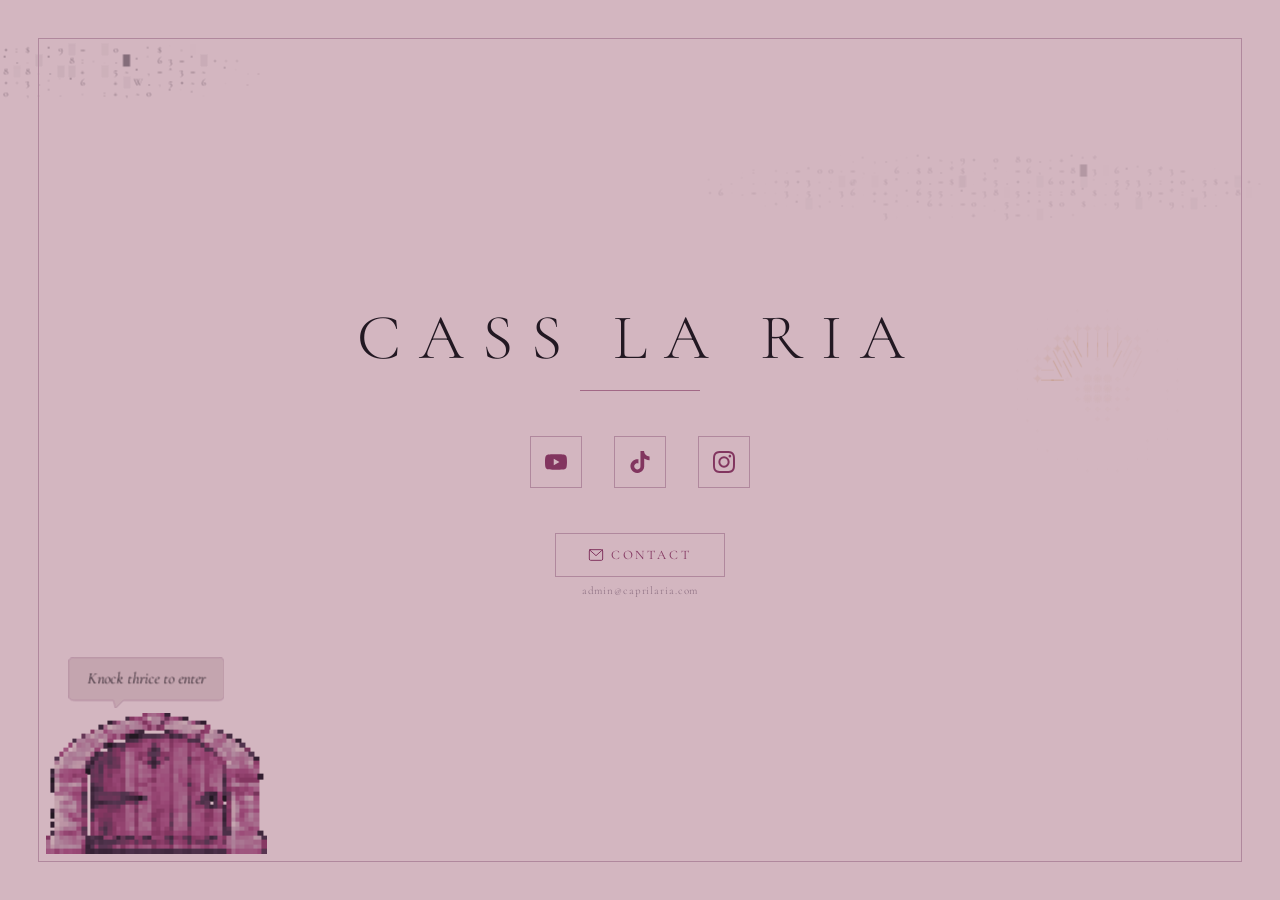
<file: index.html>
<!DOCTYPE html>
<html lang="en" class="i18n-disabled" prefix="og: https://ogp.me/ns#">
<head>
  <meta charset="UTF-8" />
  <meta name="viewport" content="width=device-width, initial-scale=1.0, viewport-fit=cover" />

  <!-- ============================================================
       SEO META TAGS
       Modeled after industry-standard implementations used by
       brunomars.com, szasos.com, and teddyswims.com.
       Sources:
         - https://dev.to/mikasa_ackerman_bdcad109a/the-developer-seo-checklist-you-actually-need-5b09
         - https://ogp.me/
         - https://developers.google.com/search/docs/fundamentals/seo-starter-guide
       ============================================================ -->

  <!-- Primary Meta Tags -->
  <title>Cass la Ria | Official Website</title>
  <meta name="title" content="Cass la Ria | Official Website" />
  <meta name="description" content="Official website of Cass la Ria. Multi-faceted creative — music, video, and visual art." />
  <meta name="author" content="Cass Aleria" />
  <meta name="keywords" content="Cass la Ria, Cass Aleria, casslaria, alriamustdie, music, creative, artist" />
  <meta name="robots" content="index, follow, noimageai, noai" />
  <meta name="theme-color" content="#f2d4d7" />
  <link rel="canonical" href="https://caprilaria.netlify.app/" />

  <!-- Open Graph / Facebook / Instagram / Discord
       Controls how the site appears when shared on social platforms.
       og:image dimensions: 1200x630px (recommended by Facebook).
       Reference: https://ogp.me/ -->
  <meta property="og:type" content="website" />
  <meta property="og:site_name" content="Cass la Ria" />
  <meta property="og:url" content="https://caprilaria.netlify.app/" />
  <meta property="og:title" content="Cass la Ria | Official Website" />
  <meta property="og:description" content="Official website of Cass la Ria. Multi-faceted creative — music, video, and visual art." />
  <meta property="og:image" content="https://caprilaria.netlify.app/assets/images/og-image.png" />
  <meta property="og:image:width" content="1200" />
  <meta property="og:image:height" content="630" />
  <meta property="og:image:alt" content="Cass la Ria — name displayed in elegant serif typography on a soft pink background with a decorative border" />
  <meta property="og:locale" content="en_US" />

  <!-- Twitter / X Card
       summary_large_image shows a large preview card (like SZA and Teddy Swims use).
       Reference: https://developer.x.com/en/docs/twitter-for-websites/cards -->
  <meta name="twitter:card" content="summary_large_image" />
  <meta name="twitter:url" content="https://caprilaria.netlify.app/" />
  <meta name="twitter:title" content="Cass la Ria | Official Website" />
  <meta name="twitter:description" content="Official website of Cass la Ria. Multi-faceted creative — music, video, and visual art." />
  <meta name="twitter:image" content="https://caprilaria.netlify.app/assets/images/og-image.png" />
  <meta name="twitter:image:alt" content="Cass la Ria — name displayed in elegant serif typography on a soft pink background" />

  <!-- Privacy & Security meta tags (HTML-level fallbacks) -->
  <meta name="referrer" content="strict-origin-when-cross-origin" />
  <meta http-equiv="X-Content-Type-Options" content="nosniff" />

  <!-- Mobile-specific meta tags (following Bruno Mars / Teddy Swims pattern) -->
  <meta name="MobileOptimized" content="width" />
  <meta name="HandheldFriendly" content="true" />
  <meta name="format-detection" content="telephone=no" />
  <meta name="apple-mobile-web-app-capable" content="yes" />
  <meta name="apple-mobile-web-app-status-bar-style" content="default" />
  <meta name="apple-mobile-web-app-title" content="Cass la Ria" />

  <!-- PWA Web App Manifest — enables "Add to Home Screen" on mobile.
       Reference: https://web.dev/articles/add-manifest
       Reference: https://developer.mozilla.org/en-US/docs/Web/Manifest -->
  <link rel="manifest" href="manifest.json" />

  <!-- Hreflang — tells search engines which language variants exist.
       Since this is a single-page site with JS-based language switching,
       all hreflang tags point to the same URL with a language parameter.
       Google uses these to serve the correct language in search results.
       Reference: https://developers.google.com/search/docs/specialty/international/localized-versions -->
  <link rel="alternate" hreflang="en" href="https://caprilaria.netlify.app/" />
  <link rel="alternate" hreflang="es" href="https://caprilaria.netlify.app/?lang=es" />
  <link rel="alternate" hreflang="pt" href="https://caprilaria.netlify.app/?lang=pt" />
  <link rel="alternate" hreflang="fr" href="https://caprilaria.netlify.app/?lang=fr" />
  <link rel="alternate" hreflang="ja" href="https://caprilaria.netlify.app/?lang=ja" />
  <link rel="alternate" hreflang="ko" href="https://caprilaria.netlify.app/?lang=ko" />
  <link rel="alternate" hreflang="id" href="https://caprilaria.netlify.app/?lang=id" />
  <link rel="alternate" hreflang="zh" href="https://caprilaria.netlify.app/?lang=zh" />
  <link rel="alternate" hreflang="x-default" href="https://caprilaria.netlify.app/" />

  <!-- Structured Data — JSON-LD (enhanced MusicGroup + Person schema)
       Expanded from basic Person to include MusicGroup type for better
       categorization in Google's Knowledge Graph. Includes genre, contact,
       and knowsLanguage for multilingual SEO.
       Reference: https://schema.org/MusicGroup
       Reference: https://schema.org/Person
       Reference: https://inclassics.com/blog/seo-for-musicians-schema-markup -->
  <script type="application/ld+json">
  {
    "@context": "https://schema.org",
    "@type": ["Person", "MusicGroup"],
    "name": "Cass la Ria",
    "alternateName": ["Cass Aleria", "casslaria", "alriamustdie"],
    "url": "https://caprilaria.netlify.app/",
    "image": "https://caprilaria.netlify.app/assets/images/og-image.png",
    "sameAs": [
      "https://www.youtube.com/@casslaria",
      "https://www.tiktok.com/@alriamustdie",
      "https://www.instagram.com/casslaria"
    ],
    "jobTitle": "Creative",
    "description": "Multi-faceted creative — music, video, and visual art.",
    "email": "admin@caprilaria.com",
    "knowsLanguage": ["en", "es", "pt", "fr", "ja", "ko", "id", "zh"]
  }
  </script>

  <!-- Favicon -->
  <link rel="icon" type="image/x-icon" href="assets/icons/favicon.ico" />
  <link rel="icon" type="image/png" sizes="16x16" href="assets/icons/favicon-16x16.png" />
  <link rel="icon" type="image/png" sizes="32x32" href="assets/icons/favicon-32x32.png" />
  <link rel="icon" type="image/png" sizes="48x48" href="assets/icons/favicon-48x48.png" />
  <link rel="icon" type="image/png" sizes="192x192" href="assets/icons/favicon-192x192.png" />
  <link rel="icon" type="image/png" sizes="512x512" href="assets/icons/favicon-512x512.png" />
  <link rel="apple-touch-icon" sizes="180x180" href="assets/icons/apple-touch-icon.png" />

  <!-- Fonts (self-hosted — zero external requests for Latin) -->
  <link rel="stylesheet" href="css/fonts.css?v=4" />

  <!-- CJK Fonts — loaded on-demand via Google Fonts with text= subsetting.
       Only the exact characters used on this site are downloaded (~17KB each
       vs 9MB+ for full CJK fonts). Loaded lazily via JS when a CJK language
       is selected, so zero cost for Latin-only visitors.
       Preconnect hints allow DNS/TLS to happen early if CJK is needed. -->
  <link rel="preconnect" href="https://fonts.googleapis.com" crossorigin />
  <link rel="preconnect" href="https://fonts.gstatic.com" crossorigin />
  <link rel="stylesheet" href="css/fonts-cjk.css?v=2" />

  <!-- Styles — content-hashed filenames (build.sh) bust browser cache.
       No manual version bumping needed; hash changes when content changes. -->
  <link rel="stylesheet" href="css/variables.css?v=6" />
  <link rel="stylesheet" href="css/reset.css?v=4" />
  <link rel="stylesheet" href="css/layout.css?v=4" />
  <link rel="stylesheet" href="css/components.css?v=7" />
  <link rel="stylesheet" href="css/animations.css?v=4" />
  <link rel="stylesheet" href="css/rain.css?v=5" />

  <!-- CJK font stylesheets — loaded lazily by JS when a CJK language is selected.
       The link tags are inserted here as placeholders with media="print" to prevent
       blocking, then activated by the i18n system. See js/main.js switchLanguage(). -->

  <!-- FOUC prevention: suppress color transitions until time-theme has applied.
       Chromium mobile (Edge, Chrome) flashes white on navigation before first paint;
       by loading time-theme.js render-blocking in <head> and disabling transitions,
       the correct palette is set before any content is visible.
       Reference: https://web.dev/articles/critical-rendering-path -->
  <style id="fouc-guard">*,*::before,*::after{transition:none!important}</style>
  <script src="js/time-theme.js?v=2"></script>
  <script>
    requestAnimationFrame(function(){
      requestAnimationFrame(function(){
        var g=document.getElementById('fouc-guard');
        if(g) g.parentNode.removeChild(g);
      });
    });

    /* bfcache restore: force reload when navigating back to this page.
       The rain/canvas system is torn down during the door-open animation,
       so the bfcache snapshot is a dead state with a blank canvas.
       A full reload is the Google-recommended approach for pages with
       complex JS state that cannot be trivially re-initialized.
       Reference: https://web.dev/articles/bfcache
                  ("Update stale or sensitive data after bfcache restore") */
    window.addEventListener('pageshow', function(e) {
      if (e.persisted) location.reload();
    });
  </script>
</head>
<body>

  <!-- Skip to content link for keyboard/screen reader users.
       Uses sr-only pattern (clip + clip-path) so it is truly
       invisible in ALL browsers including Instagram WebView,
       but still focusable for keyboard users. -->
  <a href="#main-content" class="skip-link" data-i18n="skip-link">Skip to content</a>

  <main id="main-content" class="hero">
    <!-- Decorative border frame -->
    <div class="frame" aria-hidden="true"></div>

    <!-- Name -->
    <header class="hero__header">
      <h1 class="hero__name" id="hero-name">Cass la Ria</h1>
      <div class="hero__rule" aria-hidden="true"></div>
    </header>

    <!-- Social links — deep linking for mobile apps.
         SVGs include explicit width/height attributes as fallback
         for WebViews that may not apply CSS to SVG correctly. -->
    <nav class="hero__nav" aria-label="Social media links">
      <a
        href="https://www.youtube.com/@casslaria"
        data-app-ios="youtube://www.youtube.com/@casslaria"
        data-app-android="intent://www.youtube.com/@casslaria#Intent;package=com.google.android.youtube;scheme=https;end"
        target="_blank"
        rel="noopener noreferrer"
        class="btn btn--icon"
        aria-label="YouTube"
      >
        <svg class="btn__icon" width="22" height="22" viewBox="0 0 24 24" fill="currentColor" aria-hidden="true" xmlns="http://www.w3.org/2000/svg">
          <path d="M23.498 6.186a3.016 3.016 0 0 0-2.122-2.136C19.505 3.545 12 3.545 12 3.545s-7.505 0-9.377.505A3.017 3.017 0 0 0 .502 6.186C0 8.07 0 12 0 12s0 3.93.502 5.814a3.016 3.016 0 0 0 2.122 2.136c1.871.505 9.376.505 9.376.505s7.505 0 9.377-.505a3.015 3.015 0 0 0 2.122-2.136C24 15.93 24 12 24 12s0-3.93-.502-5.814zM9.545 15.568V8.432L15.818 12l-6.273 3.568z"/>
        </svg>
      </a>
      <a
        href="https://www.tiktok.com/@alriamustdie"
        data-app-ios="snssdk1233://user/profile/@alriamustdie"
        data-app-android="intent://www.tiktok.com/@alriamustdie#Intent;package=com.zhiliaoapp.musically;scheme=https;end"
        target="_blank"
        rel="noopener noreferrer"
        class="btn btn--icon"
        aria-label="TikTok"
      >
        <svg class="btn__icon" width="22" height="22" viewBox="0 0 24 24" fill="currentColor" aria-hidden="true" xmlns="http://www.w3.org/2000/svg">
          <path d="M12.525.02c1.31-.02 2.61-.01 3.91-.02.08 1.53.63 3.09 1.75 4.17 1.12 1.11 2.7 1.62 4.24 1.79v4.03c-1.44-.05-2.89-.35-4.2-.97-.57-.26-1.1-.59-1.62-.93-.01 2.92.01 5.84-.02 8.75-.08 1.4-.54 2.79-1.35 3.94-1.31 1.92-3.58 3.17-5.91 3.21-1.43.08-2.86-.31-4.08-1.03-2.02-1.19-3.44-3.37-3.65-5.71-.02-.5-.03-1-.01-1.49.18-1.9 1.12-3.72 2.58-4.96 1.66-1.44 3.98-2.13 6.15-1.72.02 1.48-.04 2.96-.04 4.44-.99-.32-2.15-.23-3.02.37-.63.41-1.11 1.04-1.36 1.75-.21.51-.15 1.07-.14 1.61.24 1.64 1.82 3.02 3.5 2.87 1.12-.01 2.19-.66 2.77-1.61.19-.33.4-.67.41-1.06.1-1.79.06-3.57.07-5.36.01-4.03-.01-8.05.02-12.07z"/>
        </svg>
      </a>
      <a
        href="https://www.instagram.com/casslaria"
        data-app-ios="instagram://user?username=casslaria"
        data-app-android="intent://www.instagram.com/casslaria#Intent;package=com.instagram.android;scheme=https;end"
        target="_blank"
        rel="noopener noreferrer"
        class="btn btn--icon"
        aria-label="Instagram"
      >
        <svg class="btn__icon" width="22" height="22" viewBox="0 0 24 24" fill="currentColor" aria-hidden="true" xmlns="http://www.w3.org/2000/svg">
          <path d="M12 0C8.74 0 8.333.015 7.053.072 5.775.132 4.905.333 4.14.63c-.789.306-1.459.717-2.126 1.384S.935 3.35.63 4.14C.333 4.905.131 5.775.072 7.053.012 8.333 0 8.74 0 12s.015 3.667.072 4.947c.06 1.277.261 2.148.558 2.913.306.788.717 1.459 1.384 2.126.667.666 1.336 1.079 2.126 1.384.766.296 1.636.499 2.913.558C8.333 23.988 8.74 24 12 24s3.667-.015 4.947-.072c1.277-.06 2.148-.262 2.913-.558.788-.306 1.459-.718 2.126-1.384.666-.667 1.079-1.335 1.384-2.126.296-.765.499-1.636.558-2.913.06-1.28.072-1.687.072-4.947s-.015-3.667-.072-4.947c-.06-1.277-.262-2.149-.558-2.913-.306-.789-.718-1.459-1.384-2.126C21.319 1.347 20.651.935 19.86.63c-.765-.297-1.636-.499-2.913-.558C15.667.012 15.26 0 12 0zm0 2.16c3.203 0 3.585.016 4.85.071 1.17.055 1.805.249 2.227.415.562.217.96.477 1.382.896.419.42.679.819.896 1.381.164.422.36 1.057.413 2.227.057 1.266.07 1.646.07 4.85s-.015 3.585-.074 4.85c-.061 1.17-.256 1.805-.421 2.227-.224.562-.479.96-.899 1.382-.419.419-.824.679-1.38.896-.42.164-1.065.36-2.235.413-1.274.057-1.649.07-4.859.07-3.211 0-3.586-.015-4.859-.074-1.171-.061-1.816-.256-2.236-.421-.569-.224-.96-.479-1.379-.899-.421-.419-.69-.824-.9-1.38-.165-.42-.359-1.065-.42-2.235-.045-1.26-.061-1.649-.061-4.844 0-3.196.016-3.586.061-4.861.061-1.17.255-1.814.42-2.234.21-.57.479-.96.9-1.381.419-.419.81-.689 1.379-.898.42-.166 1.051-.361 2.221-.421 1.275-.045 1.65-.06 4.859-.06l.045.03zm0 3.678a6.162 6.162 0 1 0 0 12.324 6.162 6.162 0 1 0 0-12.324zM12 16c-2.21 0-4-1.79-4-4s1.79-4 4-4 4 1.79 4 4-1.79 4-4 4zm7.846-10.405a1.441 1.441 0 1 1-2.882 0 1.441 1.441 0 0 1 2.882 0z"/>
        </svg>
      </a>
    </nav>

    <!-- Contact — JS fallback for Edge mobile, visible email as copy fallback -->
    <div class="hero__contact">
      <a
        href="mailto:admin@caprilaria.com"
        class="btn btn--contact"
        id="contact-btn"
        aria-label="Send email to Cass la Ria at admin@caprilaria.com"
      >
        <svg class="btn__icon btn__icon--contact" width="16" height="16" viewBox="0 0 24 24" fill="none" stroke="currentColor" stroke-width="1.5" stroke-linecap="round" stroke-linejoin="round" aria-hidden="true" xmlns="http://www.w3.org/2000/svg">
          <rect x="2" y="4" width="20" height="16" rx="2" />
          <path d="M22 4L12 13 2 4" />
        </svg>
        <span data-i18n="contact-btn">Contact</span>
      </a>
      <span class="hero__email" aria-label="Email address">admin@caprilaria.com</span>
    </div>
  </main>

  <!-- Language switcher — globe icon in the bottom-right corner.
       Uses native script labels ("日本語" not "Japanese") per UX best practice.
       Globe icon, not flags (flags = countries, not languages).
       Sources:
         - Smashing Magazine: smashingmagazine.com/2022/05/designing-better-language-selector
         - NNGroup: nngroup.com/articles/language-switching-ecommerce
         - CodyHouse: codyhouse.co/blog/post/accessible-language-picker -->
  <!-- Language tooltip (first visit only) -->
  <div class="lang-tooltip" id="lang-tooltip" aria-hidden="true">
    <span class="lang-tooltip__text">Click to explore in your language</span>
  </div>

  <div class="lang-switcher" role="navigation" aria-label="Language">
    <button
      class="lang-switcher__trigger"
      aria-expanded="false"
      aria-haspopup="listbox"
      aria-label="Change language"
      id="lang-trigger"
    >
      <svg width="18" height="18" viewBox="0 0 24 24" fill="none" stroke="currentColor" stroke-width="1.5" stroke-linecap="round" stroke-linejoin="round" aria-hidden="true" xmlns="http://www.w3.org/2000/svg">
        <circle cx="12" cy="12" r="10" />
        <path d="M2 12h20" />
        <path d="M12 2a15.3 15.3 0 0 1 4 10 15.3 15.3 0 0 1-4 10 15.3 15.3 0 0 1-4-10 15.3 15.3 0 0 1 4-10z" />
      </svg>
    </button>
    <ul class="lang-switcher__list" role="listbox" id="lang-list" aria-label="Select language">
      <li role="option"><button class="lang-switcher__option" data-lang="en" aria-current="true">English</button></li>
      <li role="option"><button class="lang-switcher__option" data-lang="es">Español</button></li>
      <li role="option"><button class="lang-switcher__option" data-lang="fr">Français</button></li>
      <li role="option"><button class="lang-switcher__option" data-lang="id">Bahasa Indonesia</button></li>
      <li role="option"><button class="lang-switcher__option" data-lang="ja">日本語</button></li>
      <li role="option"><button class="lang-switcher__option" data-lang="ko">한국어</button></li>
      <li role="option"><button class="lang-switcher__option" data-lang="pt">Português</button></li>
      <li role="option"><button class="lang-switcher__option" data-lang="zh">中文</button></li>
    </ul>
  </div>

  <!-- Site credit (hidden from visual display, visible to crawlers and view-source) -->
  <!-- Site designed and built by Cass Aleria -->

  <!-- Scripts — content-hashed filenames (build.sh) bust browser cache.
       No manual version bumping needed; hash changes when content changes. -->
  <script src="js/i18n.js?v=6"></script>
  <script src="js/main.js?v=8"></script>
  <!-- time-theme.js moved to <head> for FOUC prevention -->
  <script src="js/rain.js?v=15"></script>
  <script src="js/wet-text.js?v=4"></script>

  <!-- Service Worker registration — enables PWA install + offline caching.
       Uses TWO reload triggers for maximum reliability:
       1. controllerchange — fires when a new SW takes control (most reliable)
       2. updatefound → statechange → activated — backup for browsers
          where controllerchange doesn't fire reliably
       On every page load, calls reg.update() to force the browser to check
       for a new sw.js regardless of HTTP cache age.
       Reference: https://developer.mozilla.org/en-US/docs/Web/API/Service_Worker_API
       Reference: https://redfin.engineering/how-to-fix-the-refresh-button-when-using-service-workers-a8e27af6df68
       Reference: https://developer.chrome.com/docs/workbox/handling-service-worker-updates
       Reference: https://medium.com/@nekrtemplar/self-destroying-serviceworker-73d62921d717 -->
  <script>
  if ('serviceWorker' in navigator) {
    var reloading = false;
    navigator.serviceWorker.addEventListener('controllerchange', function() {
      if (!reloading) { reloading = true; window.location.reload(); }
    });
    window.addEventListener('load', function() {
      navigator.serviceWorker.register('/sw.js').then(function(reg) {
        reg.update();
        reg.addEventListener('updatefound', function() {
          var w = reg.installing;
          if (w) {
            w.addEventListener('statechange', function() {
              if (w.state === 'activated' && !reloading) {
                reloading = true; window.location.reload();
              }
            });
          }
        });
      }).catch(function() {});
    });
  }
  </script>
</body>
</html>
</file>
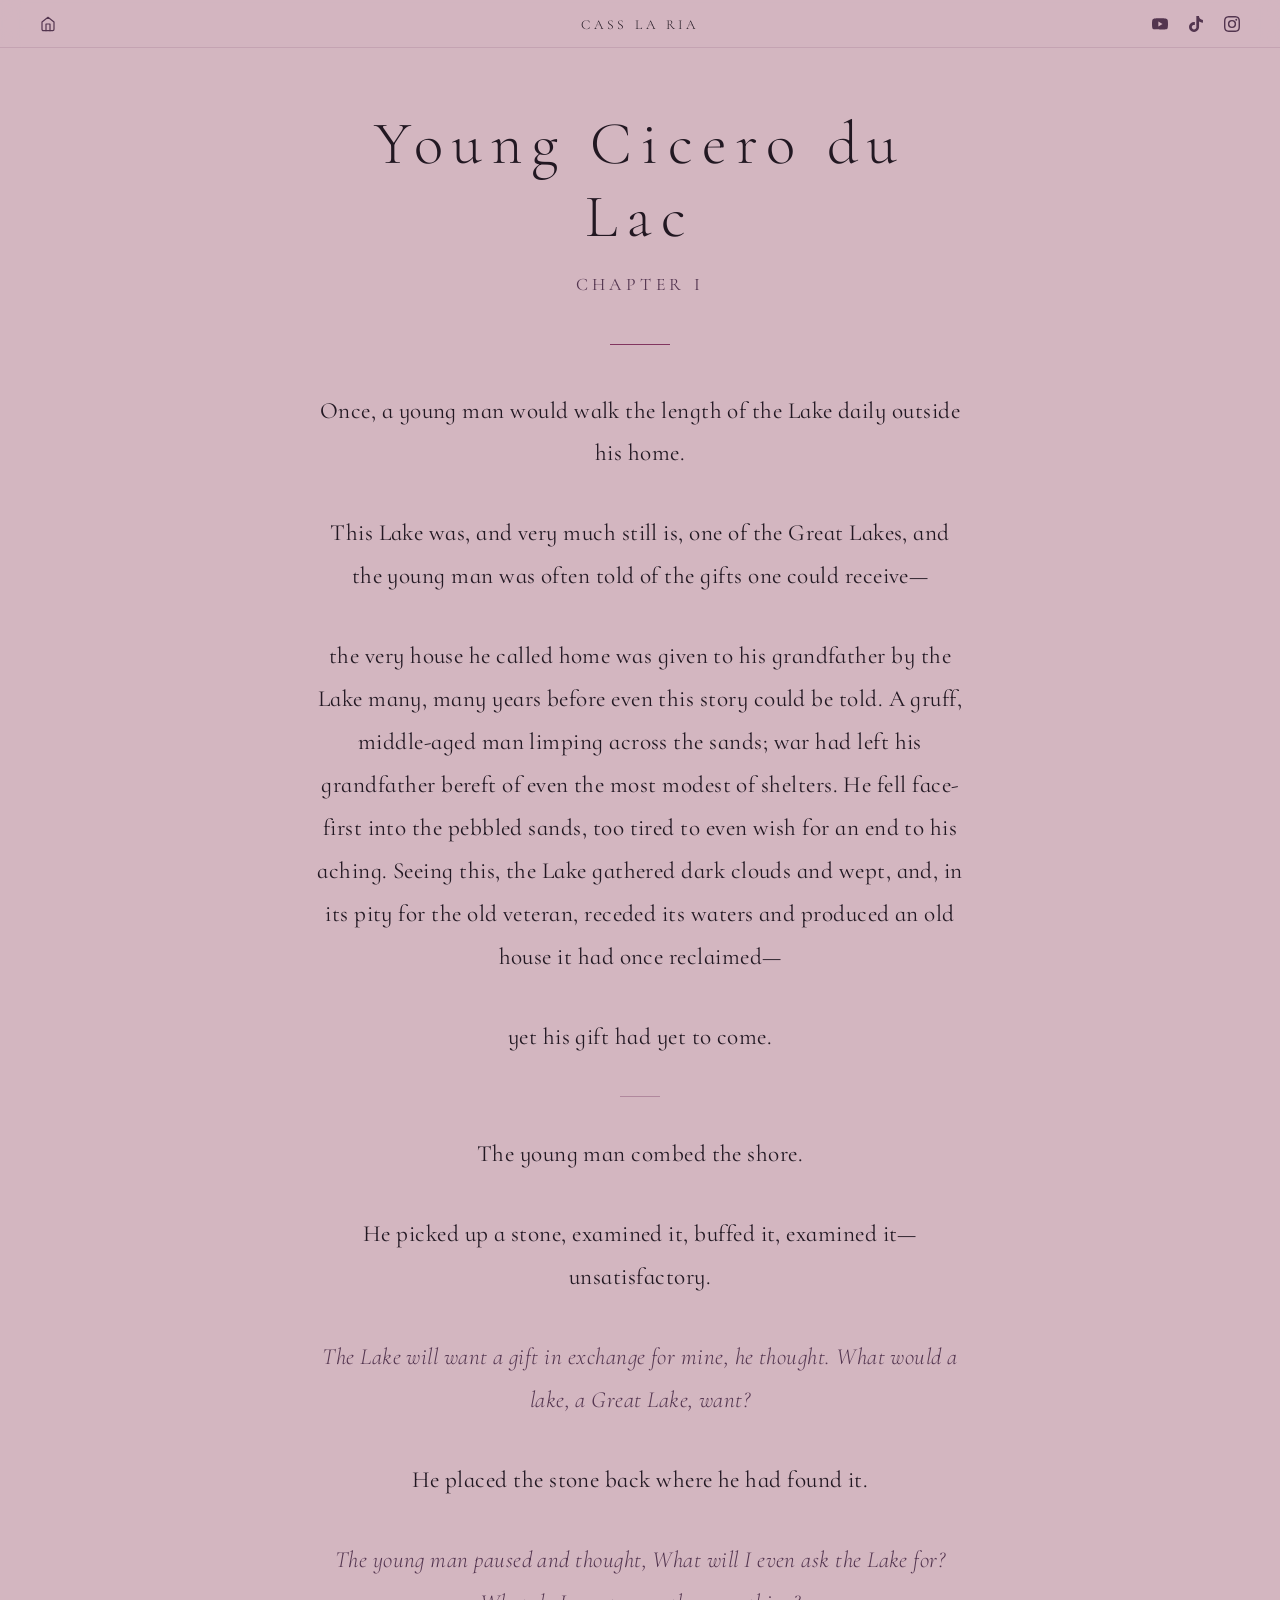
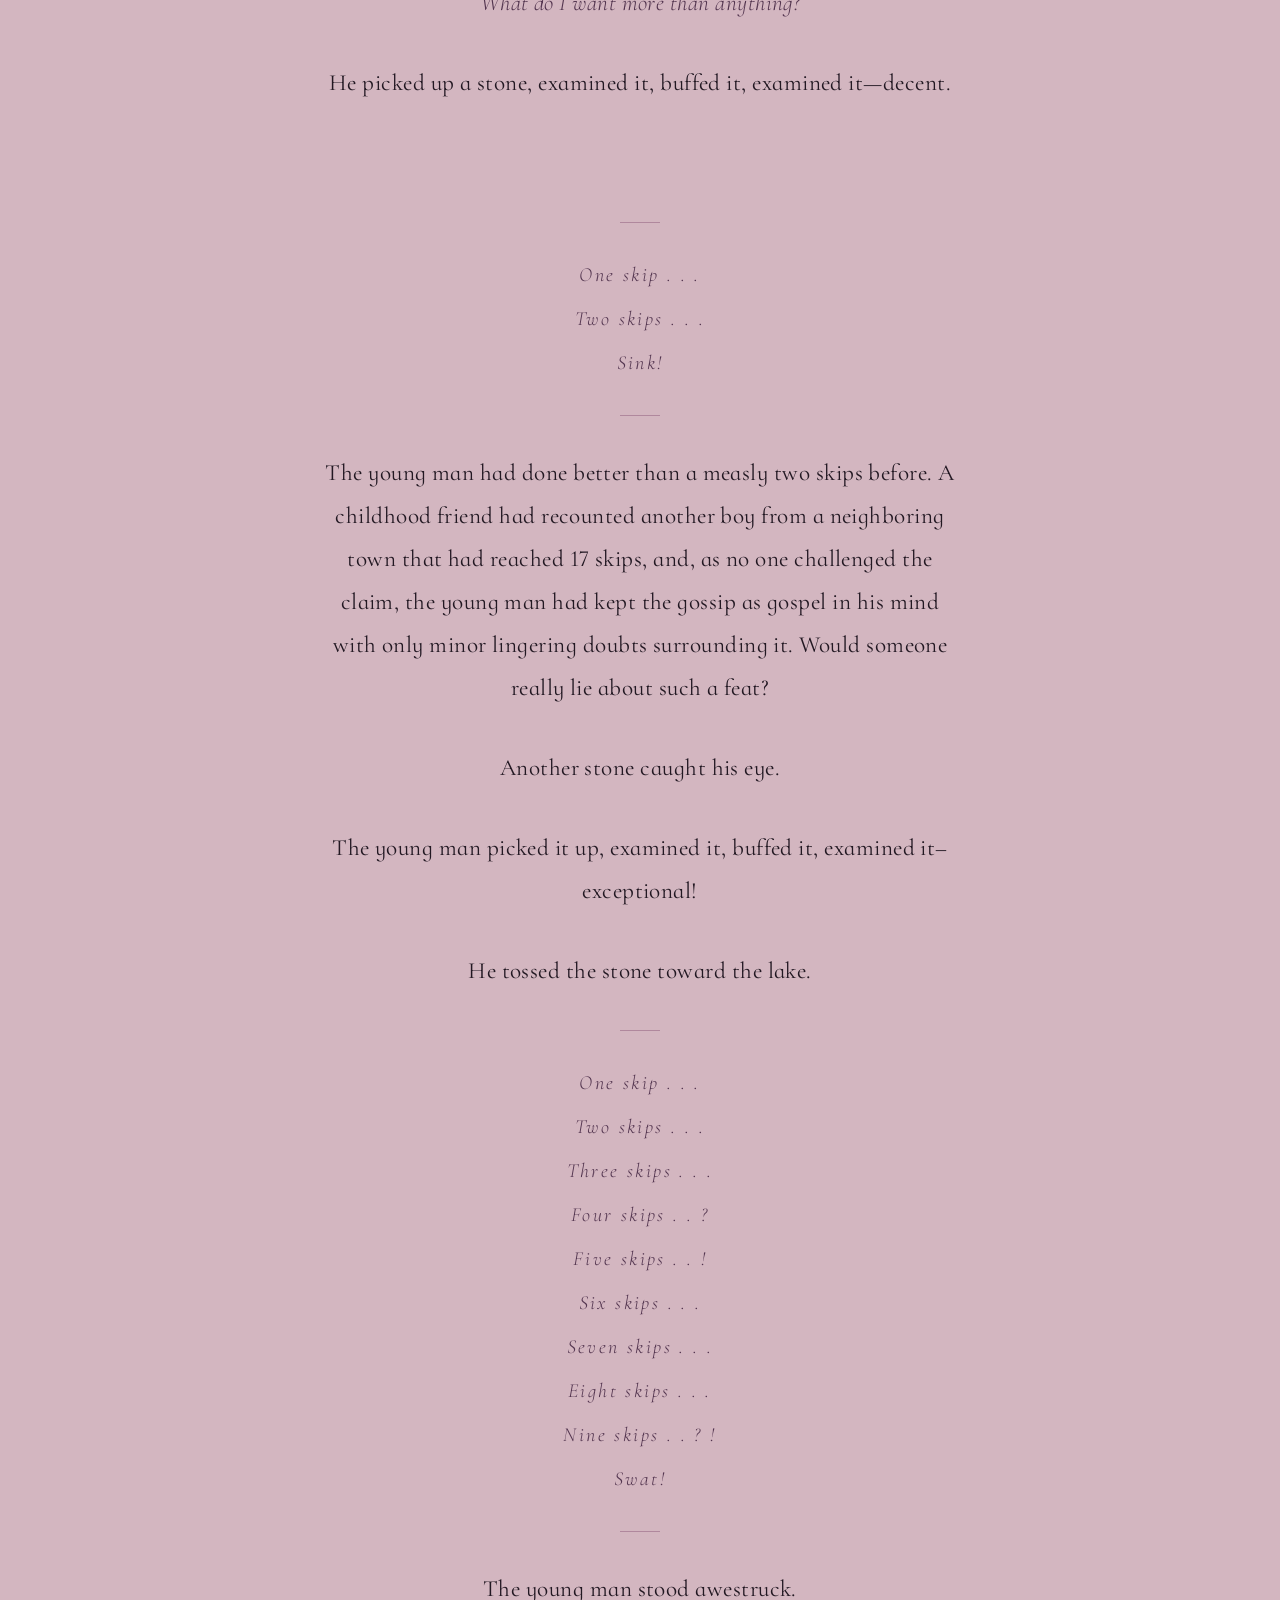
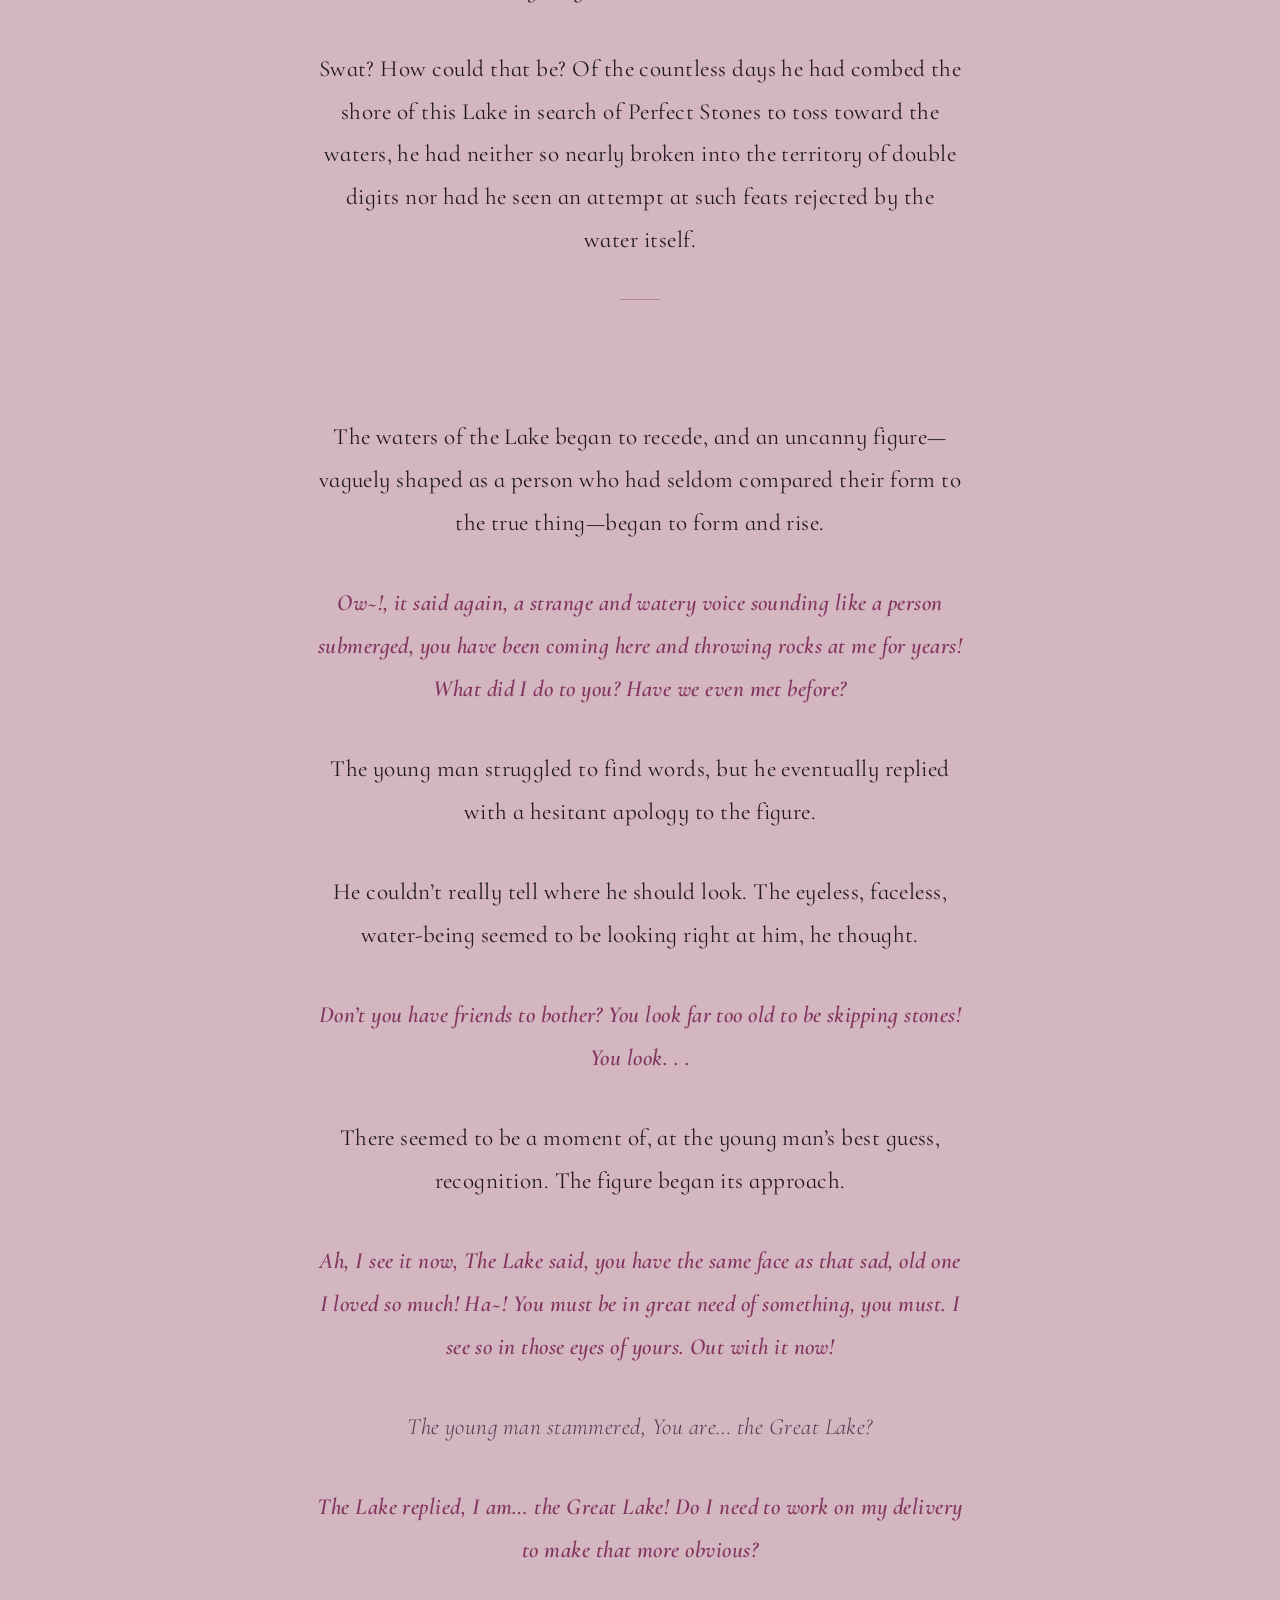
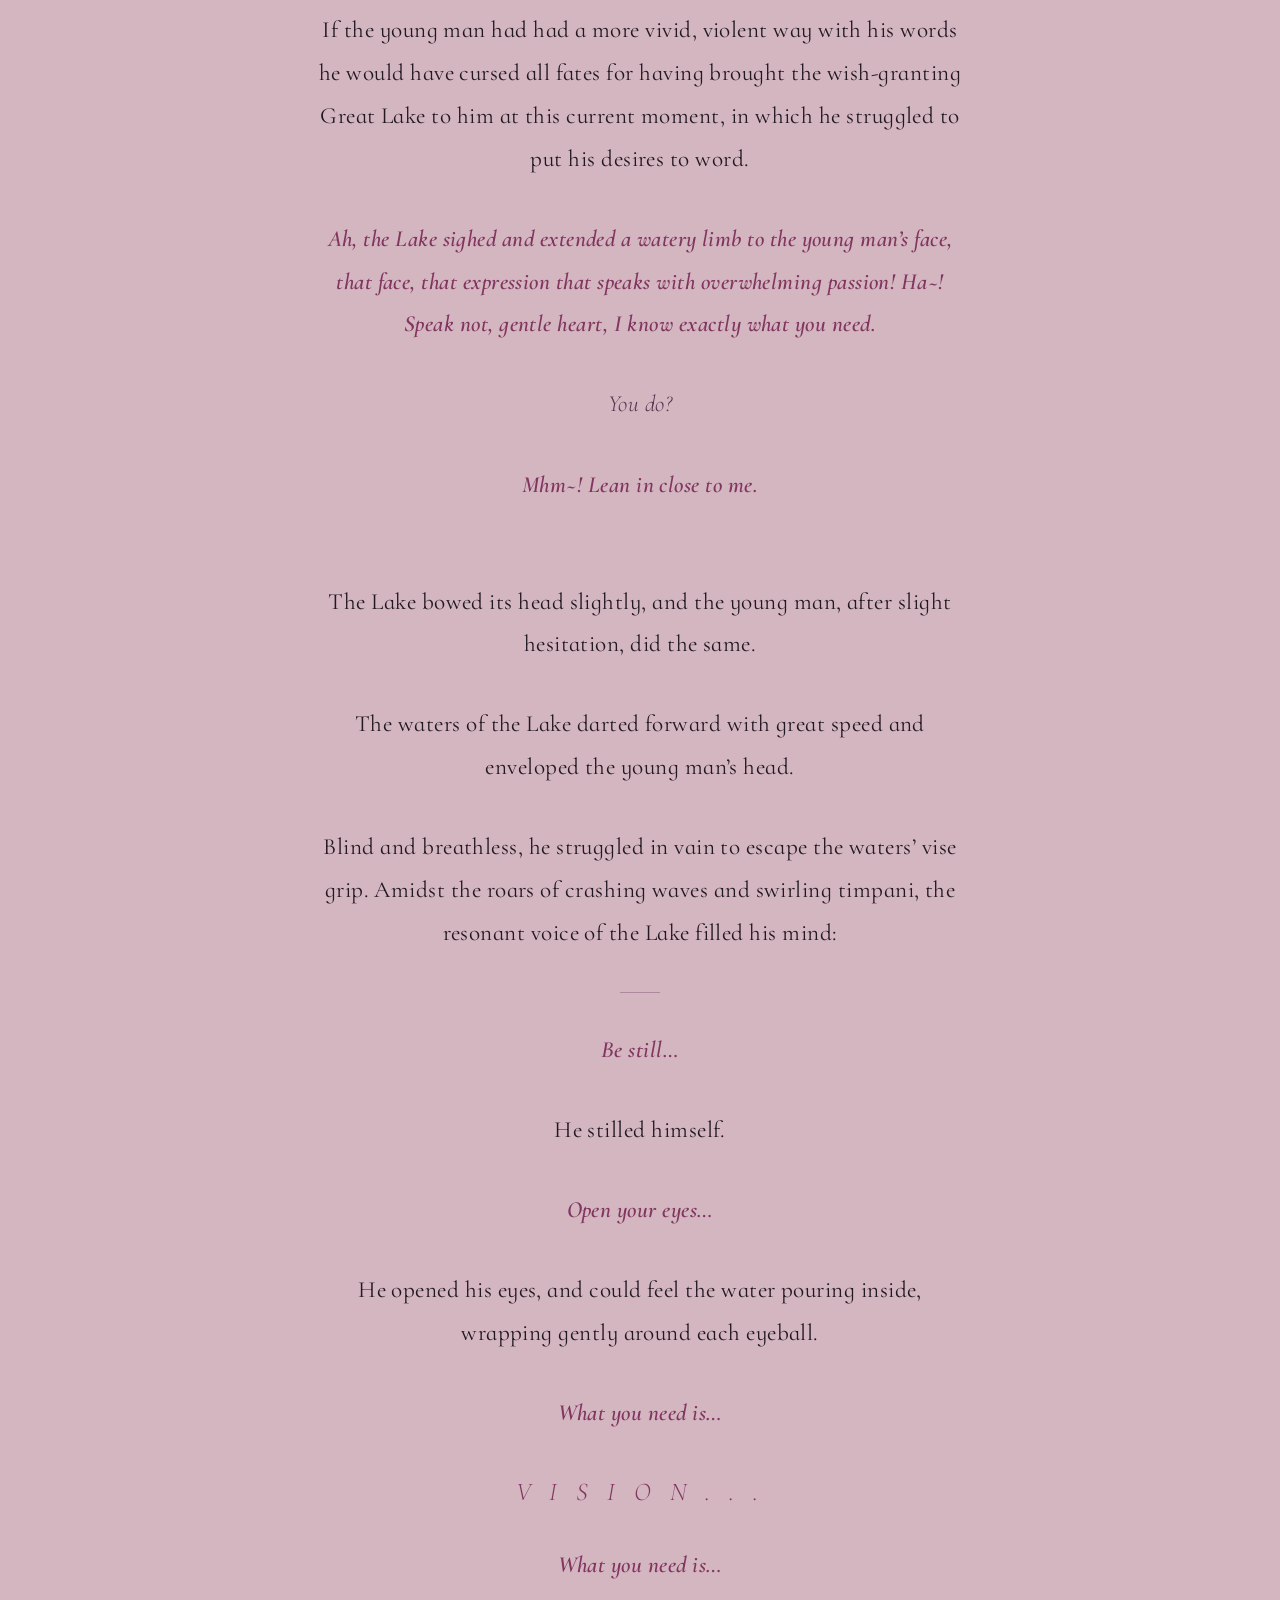
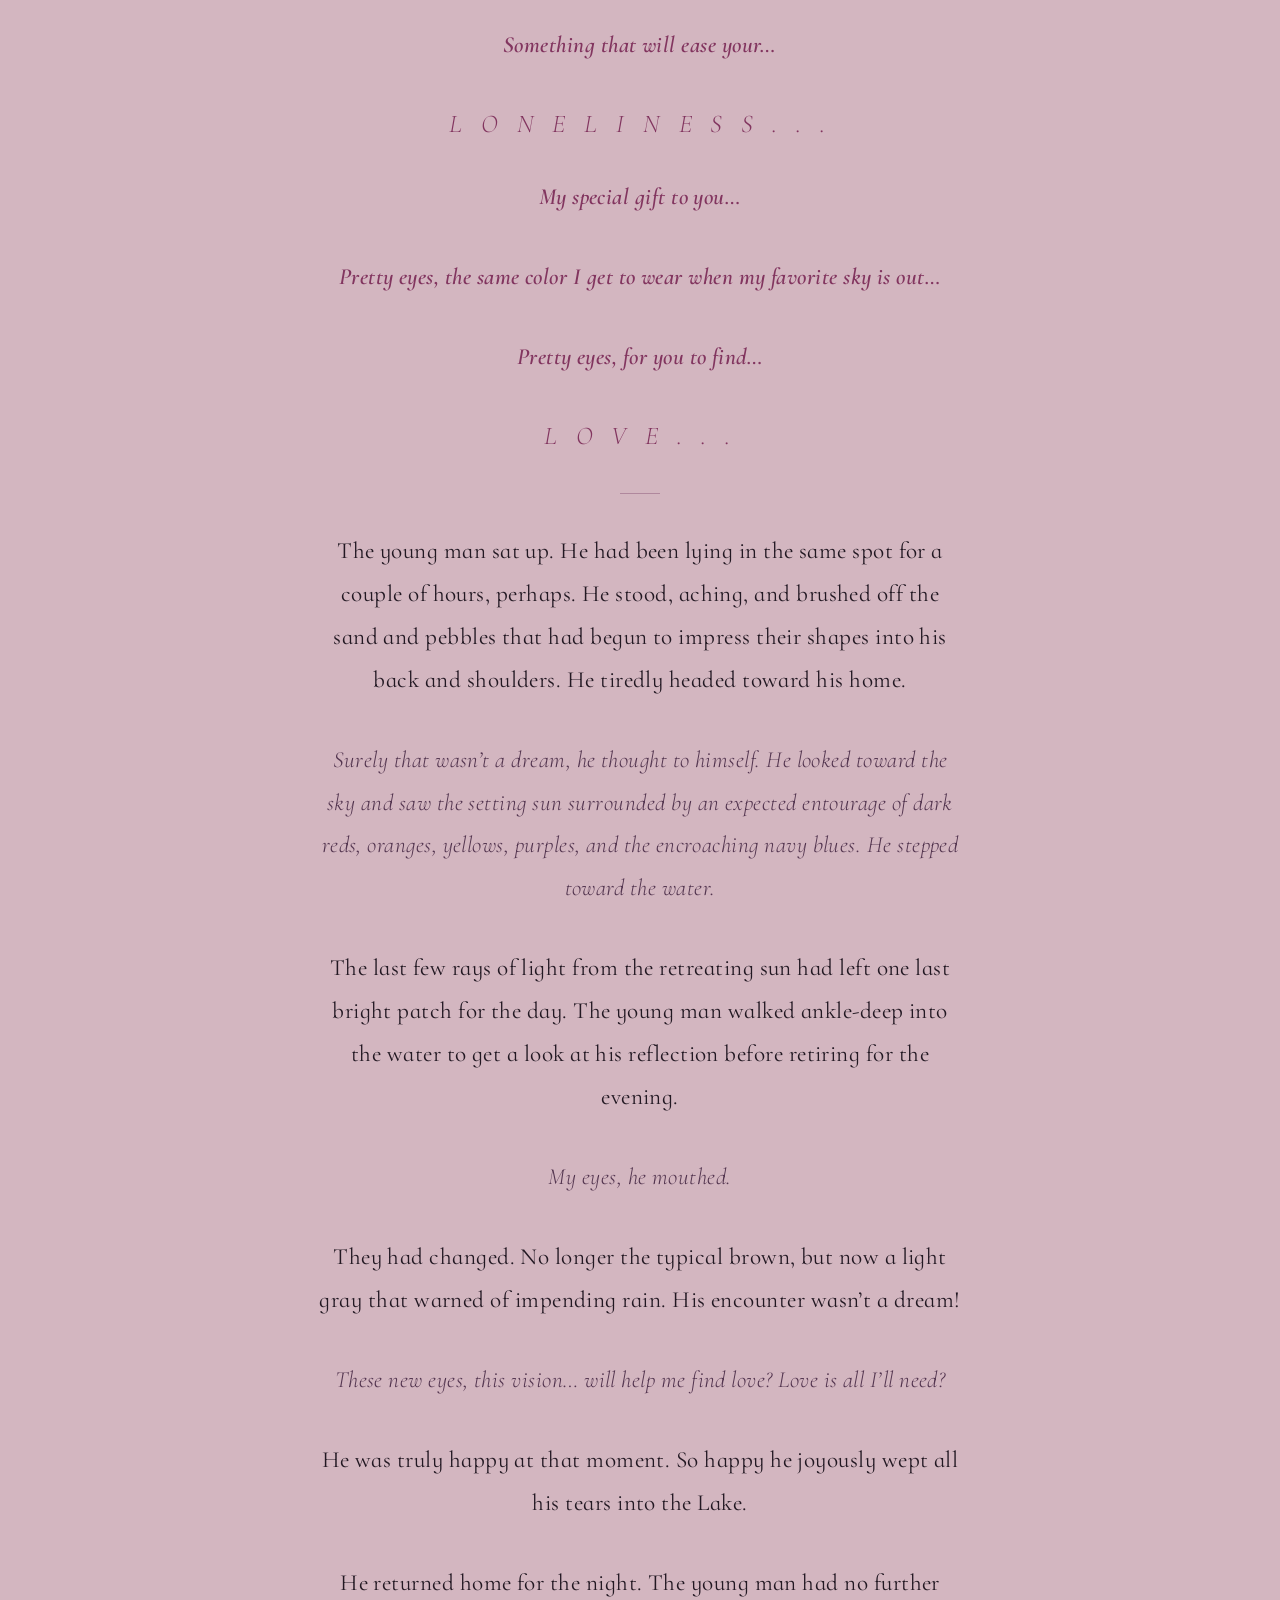
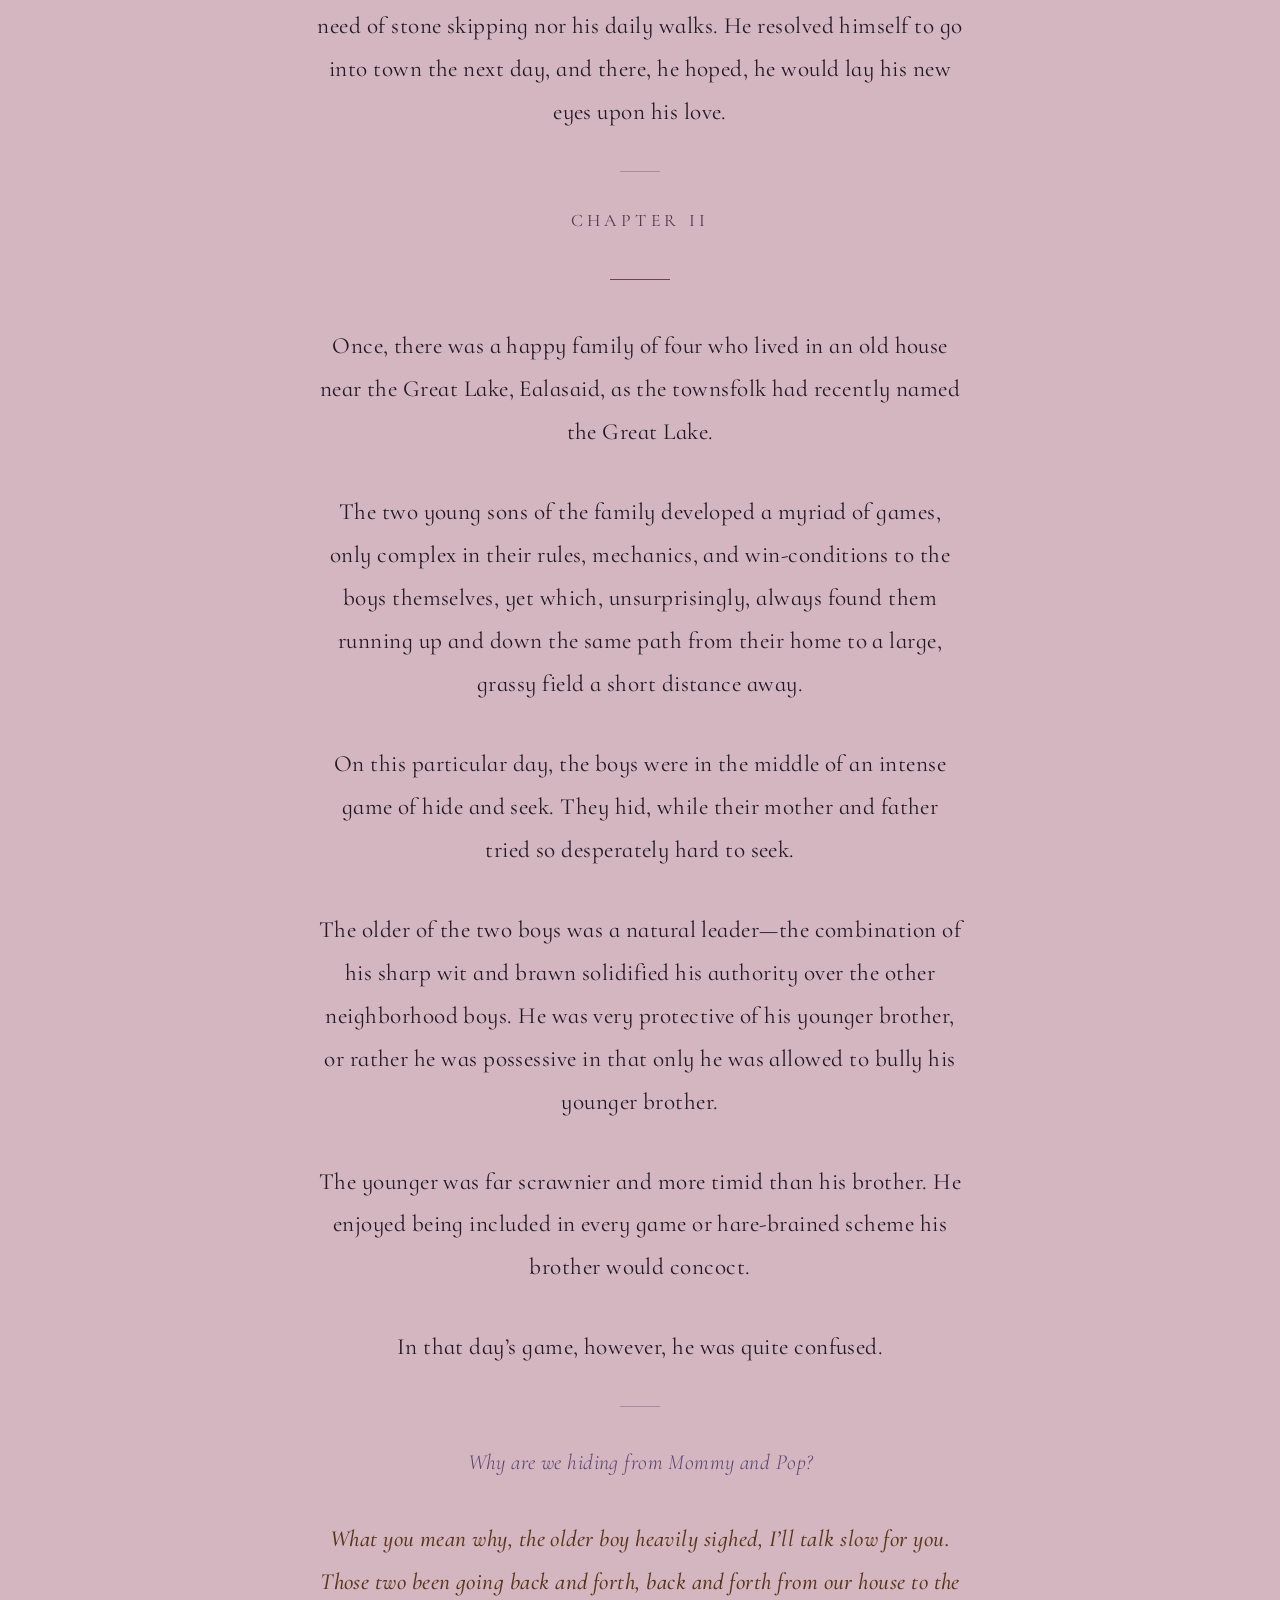
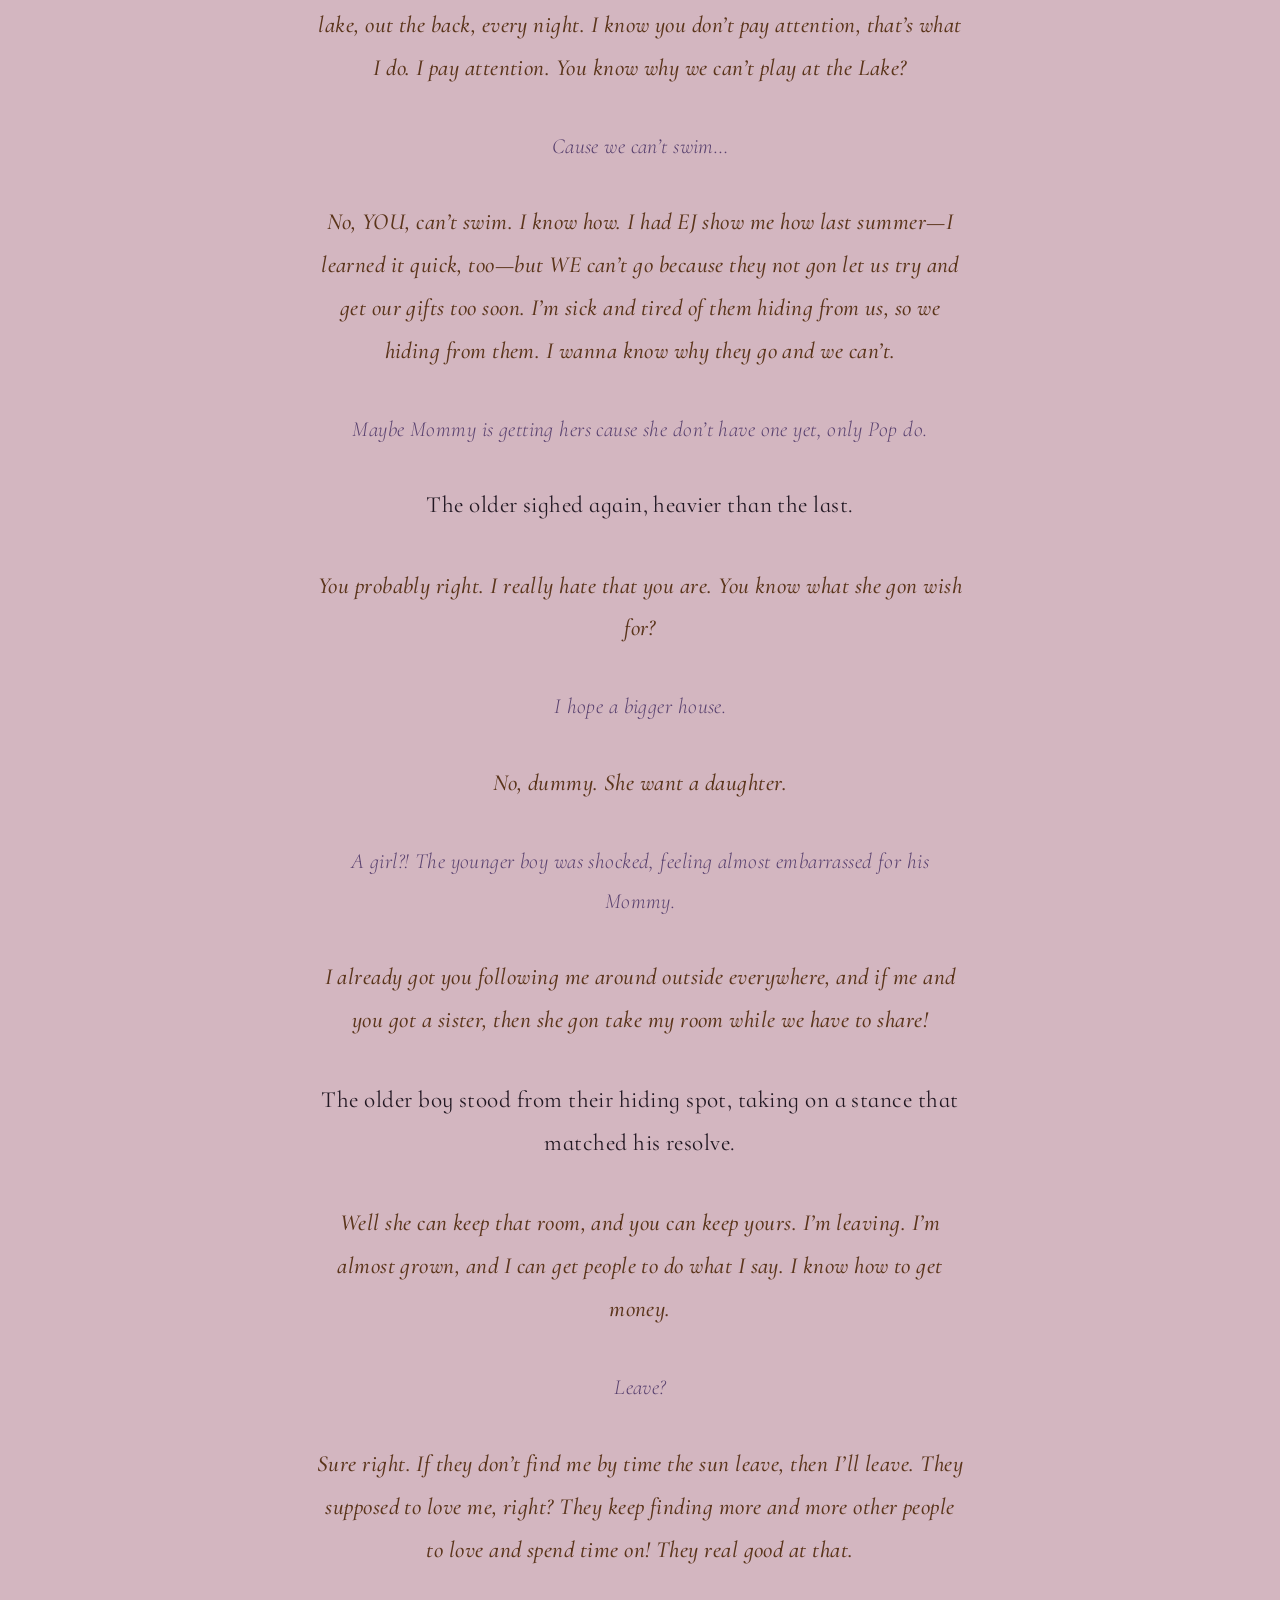
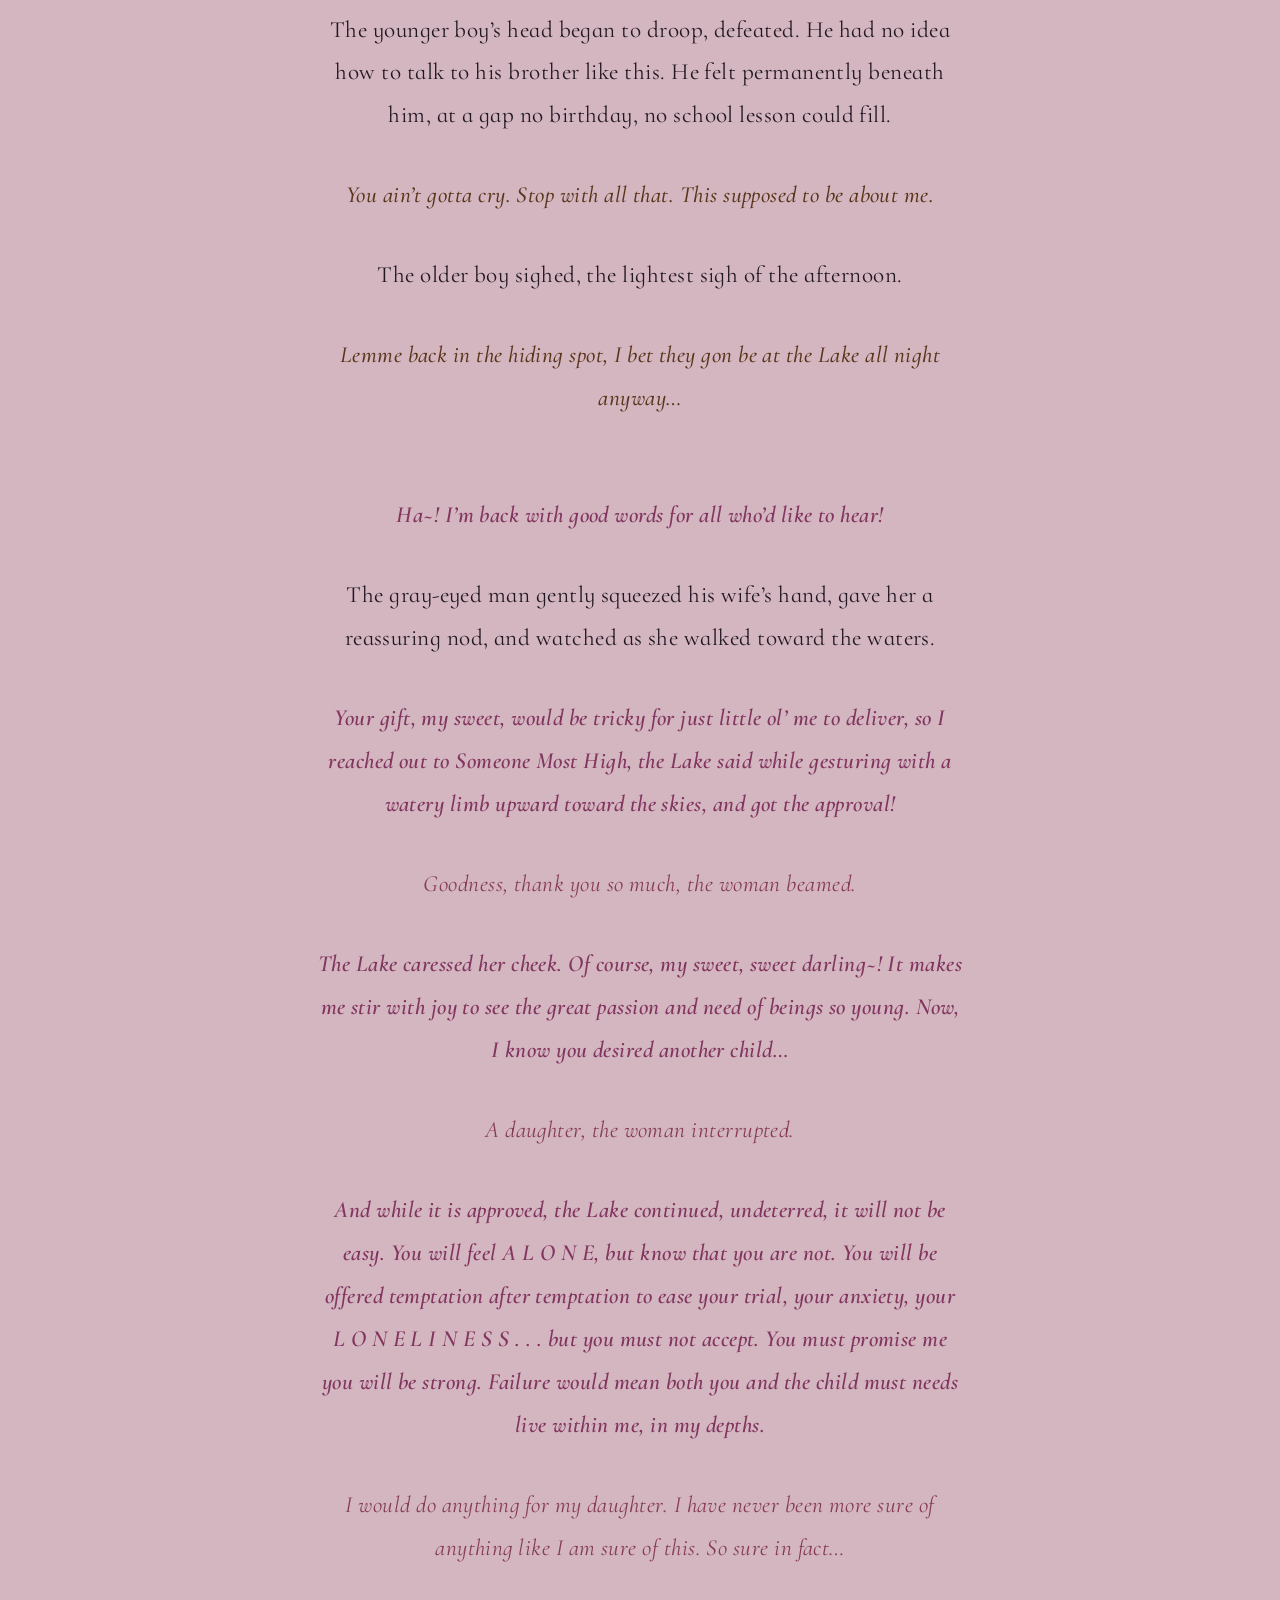
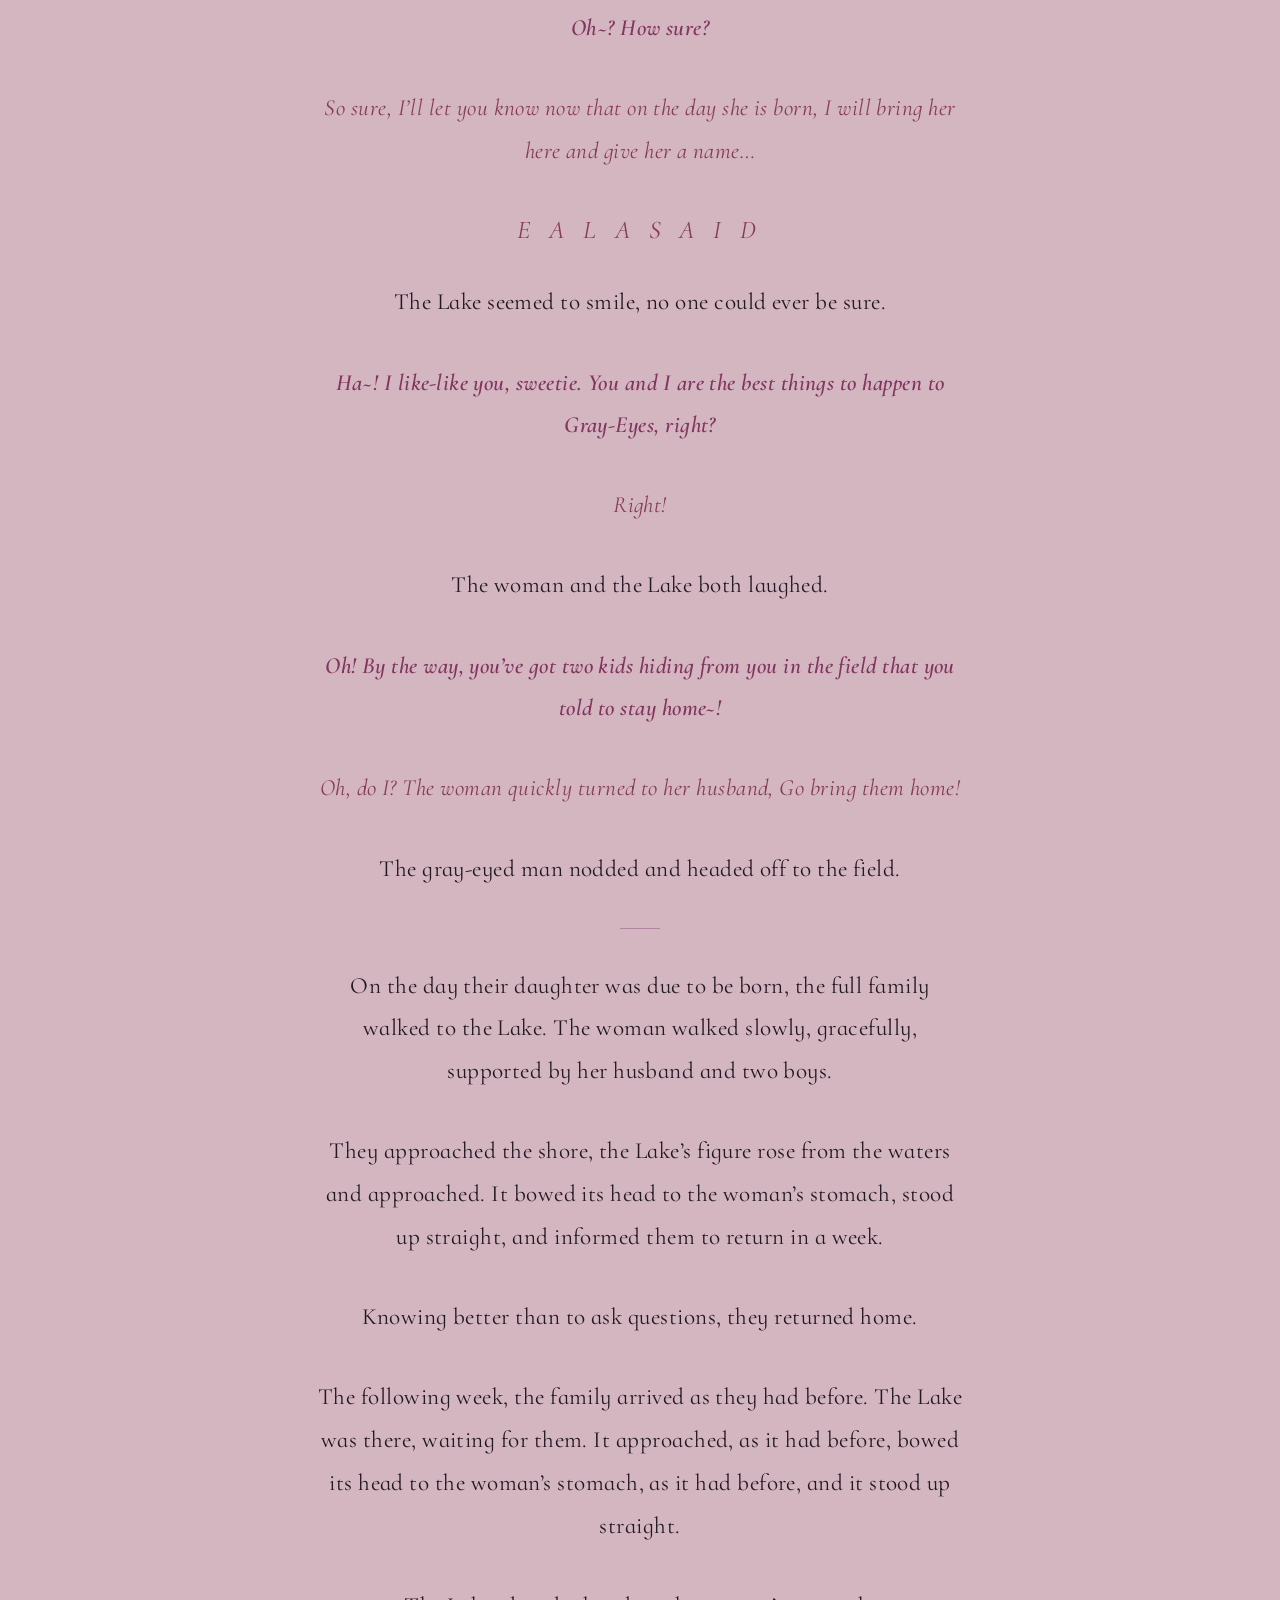
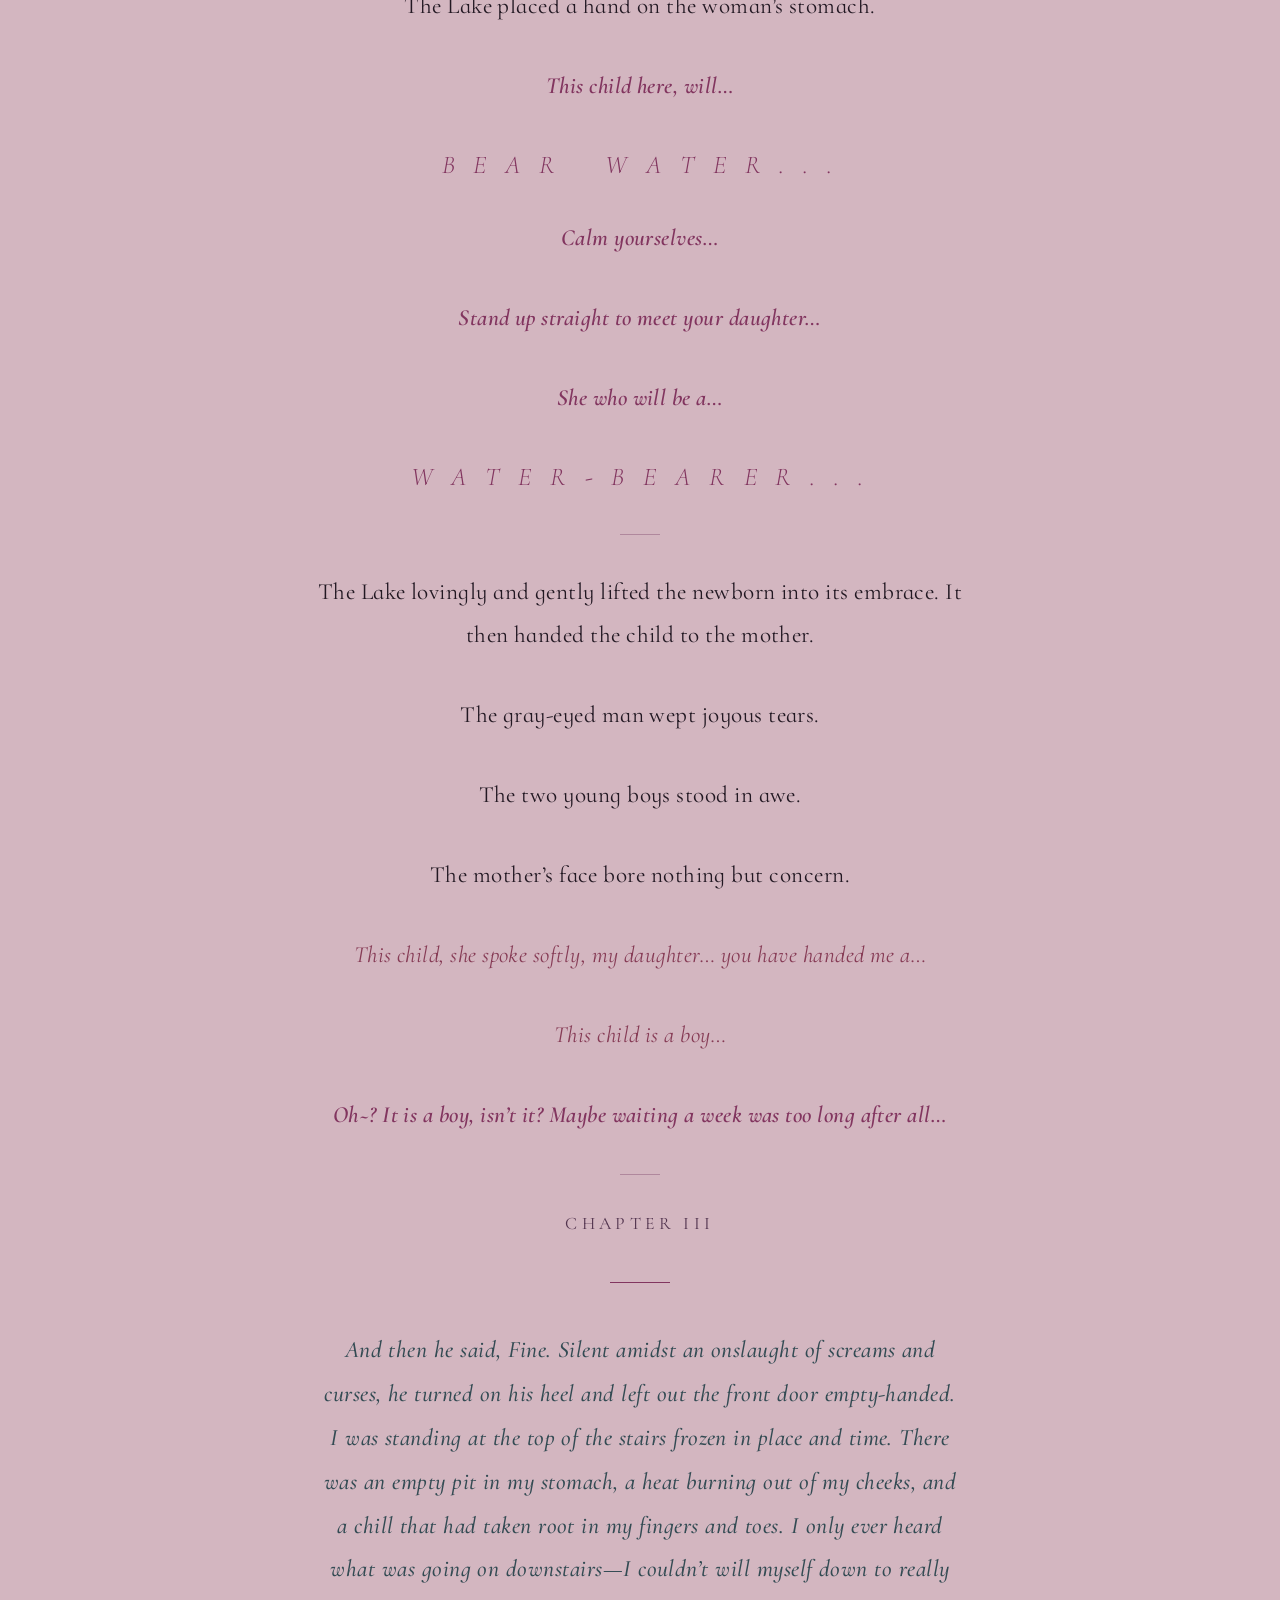
<file: cicero.html>
<!DOCTYPE html>
<html lang="en" class="i18n-disabled">
<head>
  <meta charset="UTF-8" />
  <meta name="viewport" content="width=device-width, initial-scale=1.0, viewport-fit=cover" />

  <!-- ============================================================
       CICERO — Young Cicero du Lac, Chapter I
       Story page reached through the door on the landing page.
       Features: i18n translation, editable text for translation
       feedback, lazy-load fade-in, dialogue styling, time-based
       theme colors.
       Made by CAPRI la Ria
       ============================================================ -->

  <title>Young Cicero du Lac — Cass la Ria</title>
  <meta name="robots" content="noindex, nofollow, noarchive" />

  <!-- Favicon -->
  <link rel="icon" type="image/x-icon" href="assets/icons/favicon.ico" />
  <link rel="icon" type="image/png" sizes="32x32" href="assets/icons/favicon-32x32.png" />

  <!-- Fonts: Cormorant Garamond (site) + Cormorant Infant (story) -->
  <link rel="stylesheet" href="css/fonts.css?v=4" />
  <link rel="preconnect" href="https://fonts.googleapis.com" crossorigin />
  <link rel="preconnect" href="https://fonts.gstatic.com" crossorigin />
  <link href="https://fonts.googleapis.com/css2?family=Cormorant+Infant:ital,wght@0,300;0,400;0,500;0,600;0,700;1,300;1,400;1,500;1,600;1,700&display=swap" rel="stylesheet" />
  <link rel="stylesheet" href="css/fonts-cjk.css?v=2" />

  <!-- English hover suppression — MUST load before any external CSS.
       Prevents the dashed-underline / tooltip flash on first paint in
       Edge/Windows and other browsers that render a frame before JS runs.
       Uses both lang-attribute and class-based selectors for maximum
       cross-browser reliability (Edge has known issues with attribute
       selectors not updating after JS changes — SO #44723246).
       Reference: https://stackoverflow.com/q/44723246 -->
  <style id="editable-en-guard">
    html[lang="en"] [data-editable],
    html.is-source-lang [data-editable]{cursor:default!important;border-bottom-color:transparent!important;border-bottom-style:none!important}
    html[lang="en"] [data-editable]:hover,
    html.is-source-lang [data-editable]:hover{border-bottom-color:transparent!important}
    html[lang="en"] [data-editable]::after,
    html.is-source-lang [data-editable]::after{display:none!important;content:none!important}
  </style>
  <script>
    /* Add .is-source-lang class synchronously so the CSS guard above
       matches immediately, even before external stylesheets load.
       This class is managed by editable.js on language switches. */
    (function(){
      var h=document.documentElement;
      if((h.lang||'en')==='en') h.classList.add('is-source-lang');
    })();
  </script>

  <!-- Styles -->
  <link rel="stylesheet" href="css/variables.css?v=6" />
  <link rel="stylesheet" href="css/reset.css?v=4" />
  <link rel="stylesheet" href="css/components.css?v=7" />
  <link rel="stylesheet" href="css/editable.css?v=5" />
  <link rel="stylesheet" href="css/cicero.css?v=3" />

  <!-- FOUC prevention: suppress color transitions until time-theme has applied.
       Chromium mobile (Edge, Chrome) flashes white on navigation before first paint;
       by loading time-theme.js render-blocking in <head> and disabling transitions,
       the correct palette is set before any content is visible.
       Reference: https://web.dev/articles/critical-rendering-path -->
  <style id="fouc-guard">*,*::before,*::after{transition:none!important}</style>
  <script src="js/time-theme.js?v=2"></script>
  <script>
    /* Remove the transition suppressor after a single frame so the
       correct theme colors are already painted, then future theme
       updates (every 60 s) animate smoothly as designed. */
    requestAnimationFrame(function(){
      requestAnimationFrame(function(){
        var g=document.getElementById('fouc-guard');
        if(g) g.parentNode.removeChild(g);
      });
    });
  </script>
</head>
<body>

  <!-- Navbar -->
  <nav class="navbar" role="navigation" aria-label="Site navigation">
    <div class="navbar__left">
      <a href="/" class="navbar__icon" aria-label="Home">
        <svg width="16" height="16" viewBox="0 0 24 24" fill="none" stroke="currentColor" stroke-width="1.8" stroke-linecap="round" stroke-linejoin="round" aria-hidden="true">
          <path d="M3 9l9-7 9 7v11a2 2 0 0 1-2 2H5a2 2 0 0 1-2-2z"/>
          <polyline points="9 22 9 12 15 12 15 22"/>
        </svg>
      </a>
    </div>
    <div class="navbar__center">
      <a href="/" class="navbar__brand">Cass la Ria</a>
    </div>
    <div class="navbar__right">
      <a href="https://www.youtube.com/@casslaria" target="_blank" rel="noopener noreferrer" class="navbar__icon" aria-label="YouTube">
        <svg width="16" height="16" viewBox="0 0 24 24" fill="currentColor" aria-hidden="true"><path d="M23.498 6.186a3.016 3.016 0 0 0-2.122-2.136C19.505 3.545 12 3.545 12 3.545s-7.505 0-9.377.505A3.017 3.017 0 0 0 .502 6.186C0 8.07 0 12 0 12s0 3.93.502 5.814a3.016 3.016 0 0 0 2.122 2.136c1.871.505 9.376.505 9.376.505s7.505 0 9.377-.505a3.015 3.015 0 0 0 2.122-2.136C24 15.93 24 12 24 12s0-3.93-.502-5.814zM9.545 15.568V8.432L15.818 12l-6.273 3.568z"/></svg>
      </a>
      <a href="https://www.tiktok.com/@alriamustdie" target="_blank" rel="noopener noreferrer" class="navbar__icon" aria-label="TikTok">
        <svg width="16" height="16" viewBox="0 0 24 24" fill="currentColor" aria-hidden="true"><path d="M12.525.02c1.31-.02 2.61-.01 3.91-.02.08 1.53.63 3.09 1.75 4.17 1.12 1.11 2.7 1.62 4.24 1.79v4.03c-1.44-.05-2.89-.35-4.2-.97-.57-.26-1.1-.59-1.62-.93-.01 2.92.01 5.84-.02 8.75-.08 1.4-.54 2.79-1.35 3.94-1.31 1.92-3.58 3.17-5.91 3.21-1.43.08-2.86-.31-4.08-1.03-2.02-1.19-3.44-3.37-3.65-5.71-.02-.5-.03-1-.01-1.49.18-1.9 1.12-3.72 2.58-4.96 1.66-1.44 3.98-2.13 6.15-1.72.02 1.48-.04 2.96-.04 4.44-.99-.32-2.15-.23-3.02.37-.63.41-1.11 1.04-1.36 1.75-.21.51-.15 1.07-.14 1.61.24 1.64 1.82 3.02 3.5 2.87 1.12-.01 2.19-.66 2.77-1.61.19-.33.4-.67.41-1.06.1-1.79.06-3.57.07-5.36.01-4.03-.01-8.05.02-12.07z"/></svg>
      </a>
      <a href="https://www.instagram.com/casslaria" target="_blank" rel="noopener noreferrer" class="navbar__icon" aria-label="Instagram">
        <svg width="16" height="16" viewBox="0 0 24 24" fill="currentColor" aria-hidden="true"><path d="M12 0C8.74 0 8.333.015 7.053.072 5.775.132 4.905.333 4.14.63c-.789.306-1.459.717-2.126 1.384S.935 3.35.63 4.14C.333 4.905.131 5.775.072 7.053.012 8.333 0 8.74 0 12s.015 3.667.072 4.947c.06 1.277.261 2.148.558 2.913.306.788.717 1.459 1.384 2.126.667.666 1.336 1.079 2.126 1.384.766.296 1.636.499 2.913.558C8.333 23.988 8.74 24 12 24s3.667-.015 4.947-.072c1.277-.06 2.148-.262 2.913-.558.788-.306 1.459-.718 2.126-1.384.666-.667 1.079-1.335 1.384-2.126.296-.765.499-1.636.558-2.913.06-1.28.072-1.687.072-4.947s-.015-3.667-.072-4.947c-.06-1.277-.262-2.149-.558-2.913-.306-.789-.718-1.459-1.384-2.126C21.319 1.347 20.651.935 19.86.63c-.765-.297-1.636-.499-2.913-.558C15.667.012 15.26 0 12 0zm0 2.16c3.203 0 3.585.016 4.85.071 1.17.055 1.805.249 2.227.415.562.217.96.477 1.382.896.419.42.679.819.896 1.381.164.422.36 1.057.413 2.227.057 1.266.07 1.646.07 4.85s-.015 3.585-.074 4.85c-.061 1.17-.256 1.805-.421 2.227-.224.562-.479.96-.899 1.382-.419.419-.824.679-1.38.896-.42.164-1.065.36-2.235.413-1.274.057-1.649.07-4.859.07-3.211 0-3.586-.015-4.859-.074-1.171-.061-1.816-.256-2.236-.421-.569-.224-.96-.479-1.379-.899-.421-.419-.69-.824-.9-1.38-.165-.42-.359-1.065-.42-2.235-.045-1.26-.061-1.649-.061-4.844 0-3.196.016-3.586.061-4.861.061-1.17.255-1.814.42-2.234.21-.57.479-.96.9-1.381.419-.419.81-.689 1.379-.898.42-.166 1.051-.361 2.221-.421 1.275-.045 1.65-.06 4.859-.06l.045.03zm0 3.678a6.162 6.162 0 1 0 0 12.324 6.162 6.162 0 1 0 0-12.324zM12 16c-2.21 0-4-1.79-4-4s1.79-4 4-4 4 1.79 4 4-1.79 4-4 4zm7.846-10.405a1.441 1.441 0 1 1-2.882 0 1.441 1.441 0 0 1 2.882 0z"/></svg>
      </a>
    </div>
  </nav>

  <!-- Scroll-to-top button (appears after 2× viewport scroll) -->
  <button class="scroll-top" id="scroll-top" aria-label="Scroll to top" title="Scroll to top">
    <svg width="16" height="16" viewBox="0 0 24 24" fill="none" stroke="currentColor" stroke-width="2" stroke-linecap="round" stroke-linejoin="round" aria-hidden="true">
      <polyline points="18 15 12 9 6 15"/>
    </svg>
  </button>

  <!-- Language switcher -->
  <div class="lang-switcher" role="navigation" aria-label="Language">
    <button
      class="lang-switcher__trigger"
      aria-expanded="false"
      aria-haspopup="listbox"
      aria-label="Change language"
      id="lang-trigger"
    >
      <svg width="18" height="18" viewBox="0 0 24 24" fill="none" stroke="currentColor" stroke-width="1.5" stroke-linecap="round" stroke-linejoin="round" aria-hidden="true" xmlns="http://www.w3.org/2000/svg">
        <circle cx="12" cy="12" r="10" />
        <path d="M2 12h20" />
        <path d="M12 2a15.3 15.3 0 0 1 4 10 15.3 15.3 0 0 1-4 10 15.3 15.3 0 0 1-4-10 15.3 15.3 0 0 1 4-10z" />
      </svg>
    </button>
    <ul class="lang-switcher__list" role="listbox" id="lang-list" aria-label="Select language">
      <li role="option"><button class="lang-switcher__option" data-lang="en" aria-current="true">English</button></li>
      <li role="option"><button class="lang-switcher__option" data-lang="es">Español</button></li>
      <li role="option"><button class="lang-switcher__option" data-lang="fr">Français</button></li>
      <li role="option"><button class="lang-switcher__option" data-lang="id">Bahasa Indonesia</button></li>
      <li role="option"><button class="lang-switcher__option" data-lang="ja">日本語</button></li>
      <li role="option"><button class="lang-switcher__option" data-lang="ko">한국어</button></li>
      <li role="option"><button class="lang-switcher__option" data-lang="pt">Português</button></li>
      <li role="option"><button class="lang-switcher__option" data-lang="zh">中文</button></li>
    </ul>
  </div>

  <main class="story" id="main-content">

    <!-- Translation & editing note -->
    <div class="story__note fade-in" data-i18n="cicero-note">
      <span class="story__note-icon" aria-hidden="true">&#9998;</span>
      This story is available in 8 languages. Switch languages using the globe icon. When reading in another language, double-click (or tap the pencil on mobile) any paragraph to suggest a better translation.
    </div>

    <!-- Title -->
    <h1 class="story__title fade-in" data-i18n="cicero-title">Young Cicero du Lac</h1>

    <!-- Chapter -->
    <p class="story__chapter fade-in" data-i18n="cicero-chapter">Chapter I</p>

    <div class="story__rule fade-in" aria-hidden="true"></div>

    <!-- ============================================================
         STORY TEXT
         Classes:
           .story__para      = narration
           .story__dialogue  = spoken dialogue (italic, accent color)
           .story__mystical  = The Lake's mystical voice (large, pulsing)
           .story__skip      = skip count lines (smaller, muted)
         ============================================================ -->

    <p class="story__para fade-in" data-i18n="cicero-p1" data-editable="cicero-p1" data-editable-multiline>Once, a young man would walk the length of the Lake daily outside his home.</p>

    <p class="story__para fade-in" data-i18n="cicero-p2" data-editable="cicero-p2" data-editable-multiline>This Lake was, and very much still is, one of the Great Lakes, and the young man was often told of the gifts one could receive&mdash;</p>

    <p class="story__para fade-in" data-i18n="cicero-p3" data-editable="cicero-p3" data-editable-multiline>the very house he called home was given to his grandfather by the Lake many, many years before even this story could be told. A gruff, middle-aged man limping across the sands; war had left his grandfather bereft of even the most modest of shelters. He fell face-first into the pebbled sands, too tired to even wish for an end to his aching. Seeing this, the Lake gathered dark clouds and wept, and, in its pity for the old veteran, receded its waters and produced an old house it had once reclaimed&mdash;</p>

    <p class="story__para fade-in" data-i18n="cicero-p4" data-editable="cicero-p4" data-editable-multiline>yet his gift had yet to come.</p>

    <div class="story__break fade-in" aria-hidden="true"></div>

    <p class="story__para fade-in" data-i18n="cicero-p5" data-editable="cicero-p5" data-editable-multiline>The young man combed the shore.</p>

    <p class="story__para fade-in" data-i18n="cicero-p6" data-editable="cicero-p6" data-editable-multiline>He picked up a stone, examined it, buffed it, examined it&mdash;unsatisfactory.</p>

    <p class="story__dialogue story__dialogue--man fade-in" data-i18n="cicero-p7" data-editable="cicero-p7" data-editable-multiline>The Lake will want a gift in exchange for mine, he thought. What would a lake, a Great Lake, want?</p>

    <p class="story__para fade-in" data-i18n="cicero-p8" data-editable="cicero-p8" data-editable-multiline>He placed the stone back where he had found it.</p>

    <p class="story__dialogue story__dialogue--man fade-in" data-i18n="cicero-p9" data-editable="cicero-p9" data-editable-multiline>The young man paused and thought, What will I even ask the Lake for? What do I want more than anything?</p>

    <p class="story__para fade-in" data-i18n="cicero-p10" data-editable="cicero-p10" data-editable-multiline>He picked up a stone, examined it, buffed it, examined it&mdash;decent.</p>

    <p class="story__para fade-in" data-i18n="cicero-p11" data-editable="cicero-p11" data-editable-multiline>He tossed the stone toward the Lake.</p>

    <div class="story__break fade-in" aria-hidden="true"></div>

    <!-- Skip sequence 1 -->
    <p class="story__skip fade-in" data-i18n="cicero-skip1" data-editable="cicero-skip1">One skip . . .</p>
    <p class="story__skip fade-in" data-i18n="cicero-skip2" data-editable="cicero-skip2">Two skips . . .</p>
    <p class="story__skip fade-in" data-i18n="cicero-skip3" data-editable="cicero-skip3">Sink!</p>

    <div class="story__break fade-in" aria-hidden="true"></div>

    <p class="story__para fade-in" data-i18n="cicero-p12" data-editable="cicero-p12" data-editable-multiline>The young man had done better than a measly two skips before. A childhood friend had recounted another boy from a neighboring town that had reached 17 skips, and, as no one challenged the claim, the young man had kept the gossip as gospel in his mind with only minor lingering doubts surrounding it. Would someone really lie about such a feat?</p>

    <p class="story__para fade-in" data-i18n="cicero-p13" data-editable="cicero-p13" data-editable-multiline>Another stone caught his eye.</p>

    <p class="story__para fade-in" data-i18n="cicero-p14" data-editable="cicero-p14" data-editable-multiline>The young man picked it up, examined it, buffed it, examined it&ndash;exceptional!</p>

    <p class="story__para fade-in" data-i18n="cicero-p15" data-editable="cicero-p15" data-editable-multiline>He tossed the stone toward the lake.</p>

    <div class="story__break fade-in" aria-hidden="true"></div>

    <!-- Skip sequence 2 -->
    <p class="story__skip fade-in" data-i18n="cicero-skip4" data-editable="cicero-skip4">One skip . . .</p>
    <p class="story__skip fade-in" data-i18n="cicero-skip5" data-editable="cicero-skip5">Two skips . . .</p>
    <p class="story__skip fade-in" data-i18n="cicero-skip6" data-editable="cicero-skip6">Three skips . . .</p>
    <p class="story__skip fade-in" data-i18n="cicero-skip7" data-editable="cicero-skip7">Four skips . . ?</p>
    <p class="story__skip fade-in" data-i18n="cicero-skip8" data-editable="cicero-skip8">Five skips . . !</p>
    <p class="story__skip fade-in" data-i18n="cicero-skip9" data-editable="cicero-skip9">Six skips . . .</p>
    <p class="story__skip fade-in" data-i18n="cicero-skip10" data-editable="cicero-skip10">Seven skips . . .</p>
    <p class="story__skip fade-in" data-i18n="cicero-skip11" data-editable="cicero-skip11">Eight skips . . .</p>
    <p class="story__skip fade-in" data-i18n="cicero-skip12" data-editable="cicero-skip12">Nine skips . . ? !</p>
    <p class="story__skip fade-in" data-i18n="cicero-skip13" data-editable="cicero-skip13">Swat!</p>

    <div class="story__break fade-in" aria-hidden="true"></div>

    <p class="story__para fade-in" data-i18n="cicero-p16" data-editable="cicero-p16" data-editable-multiline>The young man stood awestruck.</p>

    <p class="story__para fade-in" data-i18n="cicero-p17" data-editable="cicero-p17" data-editable-multiline>Swat? How could that be? Of the countless days he had combed the shore of this Lake in search of Perfect Stones to toss toward the waters, he had neither so nearly broken into the territory of double digits nor had he seen an attempt at such feats rejected by the water itself.</p>

    <div class="story__break fade-in" aria-hidden="true"></div>

    <p class="story__dialogue story__dialogue--lake fade-in" data-i18n="cicero-p18" data-editable="cicero-p18" data-editable-multiline>Ow!</p>

    <p class="story__para fade-in" data-i18n="cicero-p19" data-editable="cicero-p19" data-editable-multiline>The waters of the Lake began to recede, and an uncanny figure&mdash;vaguely shaped as a person who had seldom compared their form to the true thing&mdash;began to form and rise.</p>

    <p class="story__dialogue story__dialogue--lake fade-in" data-i18n="cicero-p20" data-editable="cicero-p20" data-editable-multiline>Ow~!, it said again, a strange and watery voice sounding like a person submerged, you have been coming here and throwing rocks at me for years! What did I do to you? Have we even met before?</p>

    <p class="story__para fade-in" data-i18n="cicero-p21" data-editable="cicero-p21" data-editable-multiline>The young man struggled to find words, but he eventually replied with a hesitant apology to the figure.</p>

    <p class="story__para fade-in" data-i18n="cicero-p22" data-editable="cicero-p22" data-editable-multiline>He couldn&rsquo;t really tell where he should look. The eyeless, faceless, water-being seemed to be looking right at him, he thought.</p>

    <p class="story__dialogue story__dialogue--lake fade-in" data-i18n="cicero-p23" data-editable="cicero-p23" data-editable-multiline>Don&rsquo;t you have friends to bother? You look far too old to be skipping stones! You look. . .</p>

    <p class="story__para fade-in" data-i18n="cicero-p24" data-editable="cicero-p24" data-editable-multiline>There seemed to be a moment of, at the young man&rsquo;s best guess, recognition. The figure began its approach.</p>

    <p class="story__dialogue story__dialogue--lake fade-in" data-i18n="cicero-p25" data-editable="cicero-p25" data-editable-multiline>Ah, I see it now, The Lake said, you have the same face as that sad, old one I loved so much! Ha~! You must be in great need of something, you must. I see so in those eyes of yours. Out with it now!</p>

    <p class="story__dialogue story__dialogue--man fade-in" data-i18n="cicero-p26" data-editable="cicero-p26" data-editable-multiline>The young man stammered, You are&hellip; the Great Lake?</p>

    <p class="story__dialogue story__dialogue--lake fade-in" data-i18n="cicero-p27" data-editable="cicero-p27" data-editable-multiline>The Lake replied, I am&hellip; the Great Lake! Do I need to work on my delivery to make that more obvious?</p>

    <p class="story__para fade-in" data-i18n="cicero-p28" data-editable="cicero-p28" data-editable-multiline>If the young man had had a more vivid, violent way with his words he would have cursed all fates for having brought the wish-granting Great Lake to him at this current moment, in which he struggled to put his desires to word.</p>

    <p class="story__dialogue story__dialogue--lake fade-in" data-i18n="cicero-p29" data-editable="cicero-p29" data-editable-multiline>Ah, the Lake sighed and extended a watery limb to the young man&rsquo;s face, that face, that expression that speaks with overwhelming passion! Ha~! Speak not, gentle heart, I know exactly what you need.</p>

    <p class="story__dialogue story__dialogue--man fade-in" data-i18n="cicero-p30" data-editable="cicero-p30" data-editable-multiline>You do?</p>

    <p class="story__dialogue story__dialogue--lake fade-in" data-i18n="cicero-p31" data-editable="cicero-p31" data-editable-multiline>Mhm~! Lean in close to me.</p>

    <div class="story__break fade-in" aria-hidden="true"></div>

    <p class="story__para fade-in" data-i18n="cicero-p32" data-editable="cicero-p32" data-editable-multiline>The Lake bowed its head slightly, and the young man, after slight hesitation, did the same.</p>

    <p class="story__para fade-in" data-i18n="cicero-p33" data-editable="cicero-p33" data-editable-multiline>The waters of the Lake darted forward with great speed and enveloped the young man&rsquo;s head.</p>

    <p class="story__para fade-in" data-i18n="cicero-p34" data-editable="cicero-p34" data-editable-multiline>Blind and breathless, he struggled in vain to escape the waters&rsquo; vise grip. Amidst the roars of crashing waves and swirling timpani, the resonant voice of the Lake filled his mind:</p>

    <div class="story__break fade-in" aria-hidden="true"></div>

    <!-- The Lake's mystical voice sequence -->
    <p class="story__dialogue story__dialogue--lake fade-in" data-i18n="cicero-p35" data-editable="cicero-p35">Be still&hellip;</p>

    <p class="story__para fade-in" data-i18n="cicero-p36" data-editable="cicero-p36" data-editable-multiline>He stilled himself.</p>

    <p class="story__dialogue story__dialogue--lake fade-in" data-i18n="cicero-p37" data-editable="cicero-p37">Open your eyes&hellip;</p>

    <p class="story__para fade-in" data-i18n="cicero-p38" data-editable="cicero-p38" data-editable-multiline>He opened his eyes, and could feel the water pouring inside, wrapping gently around each eyeball.</p>

    <p class="story__dialogue story__dialogue--lake fade-in" data-i18n="cicero-p39" data-editable="cicero-p39">What you need is&hellip;</p>

    <p class="story__mystical fade-in" data-i18n="cicero-m1" data-editable="cicero-m1">V I S I O N . . .</p>

    <p class="story__dialogue story__dialogue--lake fade-in" data-i18n="cicero-p40" data-editable="cicero-p40">What you need is&hellip;</p>

    <p class="story__dialogue story__dialogue--lake fade-in" data-i18n="cicero-p41" data-editable="cicero-p41">Something that will ease your&hellip;</p>

    <p class="story__mystical fade-in" data-i18n="cicero-m2" data-editable="cicero-m2">L O N E L I N E S S . . .</p>

    <p class="story__dialogue story__dialogue--lake fade-in" data-i18n="cicero-p42" data-editable="cicero-p42">My special gift to you&hellip;</p>

    <p class="story__dialogue story__dialogue--lake fade-in" data-i18n="cicero-p43" data-editable="cicero-p43">Pretty eyes, the same color I get to wear when my favorite sky is out&hellip;</p>

    <p class="story__dialogue story__dialogue--lake fade-in" data-i18n="cicero-p44" data-editable="cicero-p44">Pretty eyes, for you to find&hellip;</p>

    <p class="story__mystical fade-in" data-i18n="cicero-m3" data-editable="cicero-m3">L O V E . . .</p>

    <div class="story__break fade-in" aria-hidden="true"></div>

    <p class="story__para fade-in" data-i18n="cicero-p45" data-editable="cicero-p45" data-editable-multiline>The young man sat up. He had been lying in the same spot for a couple of hours, perhaps. He stood, aching, and brushed off the sand and pebbles that had begun to impress their shapes into his back and shoulders. He tiredly headed toward his home.</p>

    <p class="story__dialogue story__dialogue--man fade-in" data-i18n="cicero-p46" data-editable="cicero-p46" data-editable-multiline>Surely that wasn&rsquo;t a dream, he thought to himself. He looked toward the sky and saw the setting sun surrounded by an expected entourage of dark reds, oranges, yellows, purples, and the encroaching navy blues. He stepped toward the water.</p>

    <p class="story__para fade-in" data-i18n="cicero-p47" data-editable="cicero-p47" data-editable-multiline>The last few rays of light from the retreating sun had left one last bright patch for the day. The young man walked ankle-deep into the water to get a look at his reflection before retiring for the evening.</p>

    <p class="story__dialogue story__dialogue--man fade-in" data-i18n="cicero-p48" data-editable="cicero-p48">My eyes, he mouthed.</p>

    <p class="story__para fade-in" data-i18n="cicero-p49" data-editable="cicero-p49" data-editable-multiline>They had changed. No longer the typical brown, but now a light gray that warned of impending rain. His encounter wasn&rsquo;t a dream!</p>

    <p class="story__dialogue story__dialogue--man fade-in" data-i18n="cicero-p50" data-editable="cicero-p50" data-editable-multiline>These new eyes, this vision&hellip; will help me find love? Love is all I&rsquo;ll need?</p>

    <p class="story__para fade-in" data-i18n="cicero-p51" data-editable="cicero-p51" data-editable-multiline>He was truly happy at that moment. So happy he joyously wept all his tears into the Lake.</p>

    <p class="story__para fade-in" data-i18n="cicero-p52" data-editable="cicero-p52" data-editable-multiline>He returned home for the night. The young man had no further need of stone skipping nor his daily walks. He resolved himself to go into town the next day, and there, he hoped, he would lay his new eyes upon his love.</p>

    <div class="story__break fade-in" aria-hidden="true"></div>

    <!-- ============================================================
         CHAPTER II
         New characters: the older boy, the younger boy, the woman.
         The gray-eyed man and the Lake keep their Chapter I styling.
         ============================================================ -->

    <p class="story__chapter fade-in" data-i18n="cicero-ch2">Chapter II</p>

    <div class="story__rule fade-in" aria-hidden="true"></div>

    <p class="story__para fade-in" data-i18n="cicero2-p1" data-editable="cicero2-p1" data-editable-multiline>Once, there was a happy family of four who lived in an old house near the Great Lake, Ealasaid, as the townsfolk had recently named the Great Lake.</p>

    <p class="story__para fade-in" data-i18n="cicero2-p2" data-editable="cicero2-p2" data-editable-multiline>The two young sons of the family developed a myriad of games, only complex in their rules, mechanics, and win-conditions to the boys themselves, yet which, unsurprisingly, always found them running up and down the same path from their home to a large, grassy field a short distance away.</p>

    <p class="story__para fade-in" data-i18n="cicero2-p3" data-editable="cicero2-p3" data-editable-multiline>On this particular day, the boys were in the middle of an intense game of hide and seek. They hid, while their mother and father tried so desperately hard to seek.</p>

    <p class="story__para fade-in" data-i18n="cicero2-p4" data-editable="cicero2-p4" data-editable-multiline>The older of the two boys was a natural leader&mdash;the combination of his sharp wit and brawn solidified his authority over the other neighborhood boys. He was very protective of his younger brother, or rather he was possessive in that only he was allowed to bully his younger brother.</p>

    <p class="story__para fade-in" data-i18n="cicero2-p5" data-editable="cicero2-p5" data-editable-multiline>The younger was far scrawnier and more timid than his brother. He enjoyed being included in every game or hare-brained scheme his brother would concoct.</p>

    <p class="story__para fade-in" data-i18n="cicero2-p6" data-editable="cicero2-p6" data-editable-multiline>In that day&rsquo;s game, however, he was quite confused.</p>

    <div class="story__break fade-in" aria-hidden="true"></div>

    <p class="story__dialogue story__dialogue--younger fade-in" data-i18n="cicero2-p7" data-editable="cicero2-p7">Why are we hiding from Mommy and Pop?</p>

    <p class="story__dialogue story__dialogue--elder fade-in" data-i18n="cicero2-p8" data-editable="cicero2-p8" data-editable-multiline>What you mean why, the older boy heavily sighed, I&rsquo;ll talk slow for you. Those two been going back and forth, back and forth from our house to the lake, out the back, every night. I know you don&rsquo;t pay attention, that&rsquo;s what I do. I pay attention. You know why we can&rsquo;t play at the Lake?</p>

    <p class="story__dialogue story__dialogue--younger fade-in" data-i18n="cicero2-p9" data-editable="cicero2-p9">Cause we can&rsquo;t swim&hellip;</p>

    <p class="story__dialogue story__dialogue--elder fade-in" data-i18n="cicero2-p10" data-editable="cicero2-p10" data-editable-multiline>No, YOU, can&rsquo;t swim. I know how. I had EJ show me how last summer&mdash;I learned it quick, too&mdash;but WE can&rsquo;t go because they not gon let us try and get our gifts too soon. I&rsquo;m sick and tired of them hiding from us, so we hiding from them. I wanna know why they go and we can&rsquo;t.</p>

    <p class="story__dialogue story__dialogue--younger fade-in" data-i18n="cicero2-p11" data-editable="cicero2-p11">Maybe Mommy is getting hers cause she don&rsquo;t have one yet, only Pop do.</p>

    <p class="story__para fade-in" data-i18n="cicero2-p12" data-editable="cicero2-p12">The older sighed again, heavier than the last.</p>

    <p class="story__dialogue story__dialogue--elder fade-in" data-i18n="cicero2-p13" data-editable="cicero2-p13">You probably right. I really hate that you are. You know what she gon wish for?</p>

    <p class="story__dialogue story__dialogue--younger fade-in" data-i18n="cicero2-p14" data-editable="cicero2-p14">I hope a bigger house.</p>

    <p class="story__dialogue story__dialogue--elder fade-in" data-i18n="cicero2-p15" data-editable="cicero2-p15">No, dummy. She want a daughter.</p>

    <p class="story__dialogue story__dialogue--younger fade-in" data-i18n="cicero2-p16" data-editable="cicero2-p16" data-editable-multiline>A girl?! The younger boy was shocked, feeling almost embarrassed for his Mommy.</p>

    <p class="story__dialogue story__dialogue--elder fade-in" data-i18n="cicero2-p17" data-editable="cicero2-p17" data-editable-multiline>I already got you following me around outside everywhere, and if me and you got a sister, then she gon take my room while we have to share!</p>

    <p class="story__para fade-in" data-i18n="cicero2-p18" data-editable="cicero2-p18" data-editable-multiline>The older boy stood from their hiding spot, taking on a stance that matched his resolve.</p>

    <p class="story__dialogue story__dialogue--elder fade-in" data-i18n="cicero2-p19" data-editable="cicero2-p19" data-editable-multiline>Well she can keep that room, and you can keep yours. I&rsquo;m leaving. I&rsquo;m almost grown, and I can get people to do what I say. I know how to get money.</p>

    <p class="story__dialogue story__dialogue--younger fade-in" data-i18n="cicero2-p20" data-editable="cicero2-p20">Leave?</p>

    <p class="story__dialogue story__dialogue--elder fade-in" data-i18n="cicero2-p21" data-editable="cicero2-p21" data-editable-multiline>Sure right. If they don&rsquo;t find me by time the sun leave, then I&rsquo;ll leave. They supposed to love me, right? They keep finding more and more other people to love and spend time on! They real good at that.</p>

    <p class="story__para fade-in" data-i18n="cicero2-p22" data-editable="cicero2-p22" data-editable-multiline>The younger boy&rsquo;s head began to droop, defeated. He had no idea how to talk to his brother like this. He felt permanently beneath him, at a gap no birthday, no school lesson could fill.</p>

    <p class="story__dialogue story__dialogue--elder fade-in" data-i18n="cicero2-p23" data-editable="cicero2-p23">You ain&rsquo;t gotta cry. Stop with all that. This supposed to be about me.</p>

    <p class="story__para fade-in" data-i18n="cicero2-p24" data-editable="cicero2-p24">The older boy sighed, the lightest sigh of the afternoon.</p>

    <p class="story__dialogue story__dialogue--elder fade-in" data-i18n="cicero2-p25" data-editable="cicero2-p25">Lemme back in the hiding spot, I bet they gon be at the Lake all night anyway&hellip;</p>

    <div class="story__break fade-in" aria-hidden="true"></div>

    <p class="story__dialogue story__dialogue--lake fade-in" data-i18n="cicero2-p26" data-editable="cicero2-p26">Ha~! I&rsquo;m back with good words for all who&rsquo;d like to hear!</p>

    <p class="story__para fade-in" data-i18n="cicero2-p27" data-editable="cicero2-p27" data-editable-multiline>The gray-eyed man gently squeezed his wife&rsquo;s hand, gave her a reassuring nod, and watched as she walked toward the waters.</p>

    <p class="story__dialogue story__dialogue--lake fade-in" data-i18n="cicero2-p28" data-editable="cicero2-p28" data-editable-multiline>Your gift, my sweet, would be tricky for just little ol&rsquo; me to deliver, so I reached out to Someone Most High, the Lake said while gesturing with a watery limb upward toward the skies, and got the approval!</p>

    <p class="story__dialogue story__dialogue--woman fade-in" data-i18n="cicero2-p29" data-editable="cicero2-p29">Goodness, thank you so much, the woman beamed.</p>

    <p class="story__dialogue story__dialogue--lake fade-in" data-i18n="cicero2-p30" data-editable="cicero2-p30" data-editable-multiline>The Lake caressed her cheek. Of course, my sweet, sweet darling~! It makes me stir with joy to see the great passion and need of beings so young. Now, I know you desired another child&hellip;</p>

    <p class="story__dialogue story__dialogue--woman fade-in" data-i18n="cicero2-p31" data-editable="cicero2-p31">A daughter, the woman interrupted.</p>

    <p class="story__dialogue story__dialogue--lake fade-in" data-i18n="cicero2-p32" data-editable="cicero2-p32" data-editable-multiline>And while it is approved, the Lake continued, undeterred, it will not be easy. You will feel A L O N E, but know that you are not. You will be offered temptation after temptation to ease your trial, your anxiety, your L O N E L I N E S S . . . but you must not accept. You must promise me you will be strong. Failure would mean both you and the child must needs live within me, in my depths.</p>

    <p class="story__dialogue story__dialogue--woman fade-in" data-i18n="cicero2-p33" data-editable="cicero2-p33" data-editable-multiline>I would do anything for my daughter. I have never been more sure of anything like I am sure of this. So sure in fact&hellip;</p>

    <p class="story__dialogue story__dialogue--lake fade-in" data-i18n="cicero2-p34" data-editable="cicero2-p34">Oh~? How sure?</p>

    <p class="story__dialogue story__dialogue--woman fade-in" data-i18n="cicero2-p35" data-editable="cicero2-p35">So sure, I&rsquo;ll let you know now that on the day she is born, I will bring her here and give her a name&hellip;</p>

    <p class="story__mystical story__dialogue--woman fade-in" data-i18n="cicero2-m1" data-editable="cicero2-m1">E A L A S A I D</p>

    <p class="story__para fade-in" data-i18n="cicero2-p36" data-editable="cicero2-p36">The Lake seemed to smile, no one could ever be sure.</p>

    <p class="story__dialogue story__dialogue--lake fade-in" data-i18n="cicero2-p37" data-editable="cicero2-p37">Ha~! I like-like you, sweetie. You and I are the best things to happen to Gray-Eyes, right?</p>

    <p class="story__dialogue story__dialogue--woman fade-in" data-i18n="cicero2-p38" data-editable="cicero2-p38">Right!</p>

    <p class="story__para fade-in" data-i18n="cicero2-p39" data-editable="cicero2-p39">The woman and the Lake both laughed.</p>

    <p class="story__dialogue story__dialogue--lake fade-in" data-i18n="cicero2-p40" data-editable="cicero2-p40">Oh! By the way, you&rsquo;ve got two kids hiding from you in the field that you told to stay home~!</p>

    <p class="story__dialogue story__dialogue--woman fade-in" data-i18n="cicero2-p41" data-editable="cicero2-p41">Oh, do I? The woman quickly turned to her husband, Go bring them home!</p>

    <p class="story__para fade-in" data-i18n="cicero2-p42" data-editable="cicero2-p42">The gray-eyed man nodded and headed off to the field.</p>

    <div class="story__break fade-in" aria-hidden="true"></div>

    <p class="story__para fade-in" data-i18n="cicero2-p43" data-editable="cicero2-p43" data-editable-multiline>On the day their daughter was due to be born, the full family walked to the Lake. The woman walked slowly, gracefully, supported by her husband and two boys.</p>

    <p class="story__para fade-in" data-i18n="cicero2-p44" data-editable="cicero2-p44" data-editable-multiline>They approached the shore, the Lake&rsquo;s figure rose from the waters and approached. It bowed its head to the woman&rsquo;s stomach, stood up straight, and informed them to return in a week.</p>

    <p class="story__para fade-in" data-i18n="cicero2-p45" data-editable="cicero2-p45">Knowing better than to ask questions, they returned home.</p>

    <p class="story__para fade-in" data-i18n="cicero2-p46" data-editable="cicero2-p46" data-editable-multiline>The following week, the family arrived as they had before. The Lake was there, waiting for them. It approached, as it had before, bowed its head to the woman&rsquo;s stomach, as it had before, and it stood up straight.</p>

    <p class="story__para fade-in" data-i18n="cicero2-p47" data-editable="cicero2-p47">The Lake placed a hand on the woman&rsquo;s stomach.</p>

    <p class="story__dialogue story__dialogue--lake fade-in" data-i18n="cicero2-p48" data-editable="cicero2-p48">This child here, will&hellip;</p>

    <p class="story__mystical fade-in" data-i18n="cicero2-m2" data-editable="cicero2-m2">B E A R &ensp; W A T E R . . .</p>

    <p class="story__dialogue story__dialogue--lake fade-in" data-i18n="cicero2-p49" data-editable="cicero2-p49">Calm yourselves&hellip;</p>

    <p class="story__dialogue story__dialogue--lake fade-in" data-i18n="cicero2-p50" data-editable="cicero2-p50">Stand up straight to meet your daughter&hellip;</p>

    <p class="story__dialogue story__dialogue--lake fade-in" data-i18n="cicero2-p51" data-editable="cicero2-p51">She who will be a&hellip;</p>

    <p class="story__mystical fade-in" data-i18n="cicero2-m3" data-editable="cicero2-m3">W A T E R - B E A R E R . . .</p>

    <div class="story__break fade-in" aria-hidden="true"></div>

    <p class="story__para fade-in" data-i18n="cicero2-p52" data-editable="cicero2-p52" data-editable-multiline>The Lake lovingly and gently lifted the newborn into its embrace. It then handed the child to the mother.</p>

    <p class="story__para fade-in" data-i18n="cicero2-p53" data-editable="cicero2-p53">The gray-eyed man wept joyous tears.</p>

    <p class="story__para fade-in" data-i18n="cicero2-p54" data-editable="cicero2-p54">The two young boys stood in awe.</p>

    <p class="story__para fade-in" data-i18n="cicero2-p55" data-editable="cicero2-p55">The mother&rsquo;s face bore nothing but concern.</p>

    <p class="story__dialogue story__dialogue--woman fade-in" data-i18n="cicero2-p56" data-editable="cicero2-p56">This child, she spoke softly, my daughter&hellip; you have handed me a&hellip;</p>

    <p class="story__dialogue story__dialogue--woman fade-in" data-i18n="cicero2-p57" data-editable="cicero2-p57">This child is a boy&hellip;</p>

    <p class="story__dialogue story__dialogue--lake fade-in" data-i18n="cicero2-p58" data-editable="cicero2-p58">Oh~? It is a boy, isn&rsquo;t it? Maybe waiting a week was too long after all&hellip;</p>

    <div class="story__break fade-in" aria-hidden="true"></div>

    <!-- ============================================================
         CHAPTER III
         Characters: Young Cicero du Lac (the Lake's chosen, born at
         the end of Ch II) and the Lake.
         Cicero uses .story__dialogue--cicero (unique slate teal).
         The Lake reuses .story__dialogue--lake from Chapter I.
         ============================================================ -->
    <p class="story__chapter fade-in" data-i18n="cicero3-ch">Chapter III</p>
    <div class="story__rule fade-in" aria-hidden="true"></div>
    <!-- Cicero tells the Lake about his father leaving -->
    <p class="story__dialogue story__dialogue--cicero fade-in" data-i18n="cicero3-p1" data-editable="cicero3-p1" data-editable-multiline>And then he said, Fine. Silent amidst an onslaught of screams and curses, he turned on his heel and left out the front door empty-handed. I was standing at the top of the stairs frozen in place and time. There was an empty pit in my stomach, a heat burning out of my cheeks, and a chill that had taken root in my fingers and toes. I only ever heard what was going on downstairs&mdash;I couldn&rsquo;t will myself down to really see&hellip;</p>
    <p class="story__dialogue story__dialogue--lake fade-in" data-i18n="cicero3-p2" data-editable="cicero3-p2">Mm&hellip; and then what happened, my sweet?</p>
    <p class="story__dialogue story__dialogue--cicero-narration fade-in" data-i18n="cicero3-p3" data-editable="cicero3-p3" data-editable-multiline>We all spent the next ten or twelve years moving every two, even yearly at points. My mother had to figure something out, and so she did&mdash;he paused. Perhaps he wanted to say more, but the Lake didn&rsquo;t want to push him further.</p>
    <div class="story__break fade-in" aria-hidden="true"></div>
    <!-- The Lake's pollution/worship lesson -->
    <p class="story__dialogue story__dialogue--lake fade-in" data-i18n="cicero3-p4" data-editable="cicero3-p4">Look here, my sweet~!</p>
    <p class="story__para fade-in" data-i18n="cicero3-p5" data-editable="cicero3-p5" data-editable-multiline>The Lake, once bright and clear, had over the years turned to deep greens and browns. It lifted a watery, sludge-like limb and began to pour out its foul contents.</p>
    <p class="story__dialogue story__dialogue--lake fade-in" data-i18n="cicero3-p6" data-editable="cicero3-p6" data-editable-multiline>These waters here have been slowly, deliberately polluted years before you and even Gray-Eyes were born. That is what humans do.</p>
    <p class="story__para fade-in" data-i18n="cicero3-p7" data-editable="cicero3-p7" data-editable-multiline>The sight of the filth turned his stomach. He felt a great shame mix in with his disgust.</p>
    <p class="story__dialogue story__dialogue--lake fade-in" data-i18n="cicero3-p8" data-editable="cicero3-p8" data-editable-multiline>The limb of the Lake had returned to its natural glimmer. All clean~! These waters here have been slowly, deliberately worshipped for many, many years&mdash;you could spend your and your father&rsquo;s lifetimes counting them&mdash;and one day, they will shine and hold life once more. That is also what humans do. The pollution of the father inspires the cleanliness of the son.</p>
    <div class="story__break fade-in" aria-hidden="true"></div>
    <!-- Playful exchange -->
    <p class="story__para fade-in" data-i18n="cicero3-p9" data-editable="cicero3-p9" data-editable-multiline>His head began to droop. The Lake extended its unclean limb to raise his chin, but he was used to this game and took a quick step back.</p>
    <p class="story__dialogue story__dialogue--lake fade-in" data-i18n="cicero3-p10" data-editable="cicero3-p10">Aw~! Almost got you!</p>
    <p class="story__dialogue story__dialogue--cicero fade-in" data-i18n="cicero3-p11" data-editable="cicero3-p11">You&rsquo;re getting slower with age.</p>
    <p class="story__dialogue story__dialogue--lake fade-in" data-i18n="cicero3-p12" data-editable="cicero3-p12">Hmph. I&rsquo;m a fine wine&hellip;</p>
    <p class="story__dialogue story__dialogue--cicero-narration fade-in" data-i18n="cicero3-p13" data-editable="cicero3-p13" data-editable-multiline>Ha! You&rsquo;re a fine toilet at this point. He had finally allowed a laugh. The Lake caressed his face with its cleaned limb.</p>
    <div class="story__break fade-in" aria-hidden="true"></div>
    <!-- Cicero opens up about hatred and love -->
    <p class="story__dialogue story__dialogue--lake fade-in" data-i18n="cicero3-p14" data-editable="cicero3-p14" data-editable-multiline>I know you let go of that nasty, nasty hatred long ago, my sweet.</p>
    <p class="story__dialogue story__dialogue--cicero fade-in" data-i18n="cicero3-p15" data-editable="cicero3-p15" data-editable-multiline>I thought I&rsquo;d be older when it happened. I thought it&rsquo;d be&hellip; harder, I guess. I left home and started to really feel all the different ways I could be loved. All the ways I could L O V E. Hate felt unnatural, like I was reminding myself to do it every time he crossed my mind. It got tired, it did, but still to this day&hellip;</p>
    <p class="story__dialogue story__dialogue--lake fade-in" data-i18n="cicero3-p16" data-editable="cicero3-p16">Still to this day?</p>
    <p class="story__dialogue story__dialogue--cicero-narration fade-in" data-i18n="cicero3-p17" data-editable="cicero3-p17" data-editable-multiline>I still can&rsquo;t stand my mama&rsquo;s ex-boyfriends. He pointed at the pile of filth the Lake had deposited. I couldn&rsquo;t help but think of all them when you started spilling that stuff everywhere.</p>
    <p class="story__para fade-in" data-i18n="cicero3-p18" data-editable="cicero3-p18" data-editable-multiline>The Lake tilted its head toward the wet pile of muck and pebbles.</p>
    <p class="story__dialogue story__dialogue--lake fade-in" data-i18n="cicero3-p19" data-editable="cicero3-p19" data-editable-multiline>Ha~! I know you hate the comparisons, my sweet, but you boys always get the best laughs out of me!</p>
    <p class="story__para fade-in" data-i18n="cicero3-p20" data-editable="cicero3-p20">The Lake swept the filth back into its waters.</p>
    <div class="story__break fade-in" aria-hidden="true"></div>
    <!-- The naming ceremony -->
    <p class="story__dialogue story__dialogue--lake fade-in" data-i18n="cicero3-p21" data-editable="cicero3-p21">Oh, my sweet, your gift!</p>
    <p class="story__dialogue story__dialogue--cicero fade-in" data-i18n="cicero3-p22" data-editable="cicero3-p22">Please don&rsquo;t touch my eyes.</p>
    <p class="story__dialogue story__dialogue--lake fade-in" data-i18n="cicero3-p23" data-editable="cicero3-p23" data-editable-multiline>Hush~! I have been waiting to give it to you all these years, don&rsquo;t spoil the moment.</p>
    <p class="story__dialogue story__dialogue--lake fade-in" data-i18n="cicero3-p24" data-editable="cicero3-p24" data-editable-multiline>The Lake regained its composure and poise, and it began once more, You now stand before me at the same age your mother was when I received you from her womb. Of course, an unforeseen complication with your birth means I owe you two gifts!</p>
    <p class="story__dialogue story__dialogue--lake fade-in" data-i18n="cicero3-p25" data-editable="cicero3-p25">Close your eyes&hellip;</p>
    <p class="story__para fade-in" data-i18n="cicero3-p26" data-editable="cicero3-p26">He raised an eyebrow, and then he closed his eyes.</p>
    <p class="story__dialogue story__dialogue--lake fade-in" data-i18n="cicero3-p27" data-editable="cicero3-p27" data-editable-multiline>My sweet, your first gift will be a N A M E more fitting than what your father thought and what your mother decided&hellip;</p>
    <p class="story__dialogue story__dialogue--lake fade-in" data-i18n="cicero3-p28" data-editable="cicero3-p28">You will henceforth be my C H O S E N&hellip;</p>
    <!-- Mystical naming sequence -->
    <p class="story__mystical fade-in" data-i18n="cicero3-m1" data-editable="cicero3-m1">Y O U N G . . .</p>
    <p class="story__mystical fade-in" data-i18n="cicero3-m2" data-editable="cicero3-m2">C I C E R O . . .</p>
    <p class="story__mystical fade-in" data-i18n="cicero3-m3" data-editable="cicero3-m3">D U &ensp; L A C . . .</p>
    <p class="story__para fade-in" data-i18n="cicero3-p29" data-editable="cicero3-p29" data-editable-multiline>The pit in Young Cicero&rsquo;s stomach filled. Ease. Heat restored to his fingers and toes. Calm.</p>
    <div class="story__break fade-in" aria-hidden="true"></div>
    <!-- The stone gift -->
    <p class="story__dialogue story__dialogue--lake fade-in" data-i18n="cicero3-p30" data-editable="cicero3-p30">Your second gift&hellip;</p>
    <p class="story__dialogue story__dialogue--lake fade-in" data-i18n="cicero3-p31" data-editable="cicero3-p31">Hold out your hand&hellip;</p>
    <p class="story__para fade-in" data-i18n="cicero3-p32" data-editable="cicero3-p32" data-editable-multiline>He complied. He felt a smooth, flat object placed in his right palm.</p>
    <p class="story__dialogue story__dialogue--lake fade-in" data-i18n="cicero3-p33" data-editable="cicero3-p33">I will allow it, just this once&hellip;</p>
    <p class="story__para fade-in" data-i18n="cicero3-p34" data-editable="cicero3-p34" data-editable-multiline>He remained still, eyes closed, holding what felt like an extremely well-balanced stone.</p>
    <p class="story__dialogue story__dialogue--cicero fade-in" data-i18n="cicero3-p35" data-editable="cicero3-p35">Can I open my eyes now?</p>
    <p class="story__dialogue story__dialogue--lake fade-in" data-i18n="cicero3-p36" data-editable="cicero3-p36">Can you&hellip; Hmph~! Toss the stone, boy!</p>
    <p class="story__para fade-in" data-i18n="cicero3-p37" data-editable="cicero3-p37" data-editable-multiline>Young Cicero du Lac rubbed the stone with his thumb and tossed it toward the waters with his eyes closed.</p>
    <div class="story__break fade-in" aria-hidden="true"></div>
    <!-- Skip sequence (25 skips + sink) -->
    <p class="story__skip fade-in" data-i18n="cicero3-skip1" data-editable="cicero3-skip1">One skip . . .</p>
    <p class="story__skip fade-in" data-i18n="cicero3-skip2" data-editable="cicero3-skip2">Two skips . . .</p>
    <p class="story__skip fade-in" data-i18n="cicero3-skip3" data-editable="cicero3-skip3">Three skips . . .</p>
    <p class="story__skip fade-in" data-i18n="cicero3-skip4" data-editable="cicero3-skip4">Four skips . . .</p>
    <p class="story__skip fade-in" data-i18n="cicero3-skip5" data-editable="cicero3-skip5">Five skips . . .</p>
    <p class="story__skip fade-in" data-i18n="cicero3-skip6" data-editable="cicero3-skip6">Six skips . . .</p>
    <p class="story__skip fade-in" data-i18n="cicero3-skip7" data-editable="cicero3-skip7">Seven skips . . .</p>
    <p class="story__skip fade-in" data-i18n="cicero3-skip8" data-editable="cicero3-skip8">Eight skips . . .</p>
    <p class="story__skip fade-in" data-i18n="cicero3-skip9" data-editable="cicero3-skip9">Nine skips . . .</p>
    <p class="story__skip fade-in" data-i18n="cicero3-skip10" data-editable="cicero3-skip10">Ten skips . . .</p>
    <p class="story__skip fade-in" data-i18n="cicero3-skip11" data-editable="cicero3-skip11">Eleven skips . . .</p>
    <p class="story__skip fade-in" data-i18n="cicero3-skip12" data-editable="cicero3-skip12">Twelve skips . . .</p>
    <p class="story__skip fade-in" data-i18n="cicero3-skip13" data-editable="cicero3-skip13">Thirteen . . .</p>
    <p class="story__skip fade-in" data-i18n="cicero3-skip14" data-editable="cicero3-skip14">Fourteen . . .</p>
    <p class="story__skip fade-in" data-i18n="cicero3-skip15" data-editable="cicero3-skip15">Fifteen . . .</p>
    <p class="story__skip fade-in" data-i18n="cicero3-skip16" data-editable="cicero3-skip16">Sixteen . . .</p>
    <p class="story__skip fade-in" data-i18n="cicero3-skip17" data-editable="cicero3-skip17">Seventeen . . .</p>
    <p class="story__skip fade-in" data-i18n="cicero3-skip18" data-editable="cicero3-skip18">Eighteen . . .</p>
    <p class="story__skip fade-in" data-i18n="cicero3-skip19" data-editable="cicero3-skip19">Nineteen . . .</p>
    <p class="story__skip fade-in" data-i18n="cicero3-skip20" data-editable="cicero3-skip20">Twenty skips . . .</p>
    <p class="story__skip fade-in" data-i18n="cicero3-skip21" data-editable="cicero3-skip21">Twenty-one . . .</p>
    <p class="story__skip fade-in" data-i18n="cicero3-skip22" data-editable="cicero3-skip22">Twenty-two . . .</p>
    <p class="story__skip fade-in" data-i18n="cicero3-skip23" data-editable="cicero3-skip23">Twenty-three . . .</p>
    <p class="story__skip fade-in" data-i18n="cicero3-skip24" data-editable="cicero3-skip24">Twenty-four . . .</p>
    <p class="story__skip fade-in" data-i18n="cicero3-skip25" data-editable="cicero3-skip25">Twenty-five skips . . .</p>
    <p class="story__skip fade-in" data-i18n="cicero3-skip26" data-editable="cicero3-skip26">Sink!</p>
    <div class="story__break fade-in" aria-hidden="true"></div>
    <!-- Closing — the text messages -->
    <p class="story__para fade-in" data-i18n="cicero3-p38" data-editable="cicero3-p38">The heat burning out of his cheeks cooled. Surety.</p>
    <p class="story__para fade-in" data-i18n="cicero3-p39" data-editable="cicero3-p39" data-editable-multiline>Young Cicero du Lac opened his eyes. The Lake had receded. He pulled out his phone and sent a text to his mother that read:</p>
    <div class="story__text-msg-wrap fade-in">
      <p class="story__text-msg" data-i18n="cicero3-p40" data-editable="cicero3-p40">Back by Lake Ealasaid, thinking of when we used to live here. I love you.</p>
    </div>
    <p class="story__para fade-in" data-i18n="cicero3-p41" data-editable="cicero3-p41">Buzz.</p>
    <p class="story__para fade-in" data-i18n="cicero3-p42" data-editable="cicero3-p42">A reply:</p>
    <div class="story__text-msg-wrap story__text-msg-wrap--reply fade-in">
      <p class="story__text-msg story__text-msg--reply" data-i18n="cicero3-p43" data-editable="cicero3-p43">I know you do. I love you, too.</p>
    </div>
    <div class="story__break fade-in" aria-hidden="true"></div>
    <!-- THE END -->
    <p class="story__end fade-in" data-i18n="cicero3-end" data-editable="cicero3-end">T H E &ensp; E N D</p>

    <div class="story__break fade-in" aria-hidden="true"></div>

    <!-- Return door -->
    <a href="/" class="story__door fade-in" id="return-door" aria-label="Return home">
      <canvas id="return-door-canvas" aria-hidden="true"></canvas>
    </a>

  </main>

  <!-- Site credit (hidden from visual display, visible to crawlers and view-source) -->
  <!-- Site designed and built by Cass Aleria -->

  <!-- Scripts -->
  <script src="js/i18n.js?v=7"></script>
  <script src="js/main.js?v=8"></script>
  <!-- time-theme.js moved to <head> for FOUC prevention -->
  <script src="js/editable.js?v=6"></script>
  <script src="js/cicero.js?v=1"></script>
  <script src="js/story-door.js?v=1"></script>

</body>
</html>
</file>
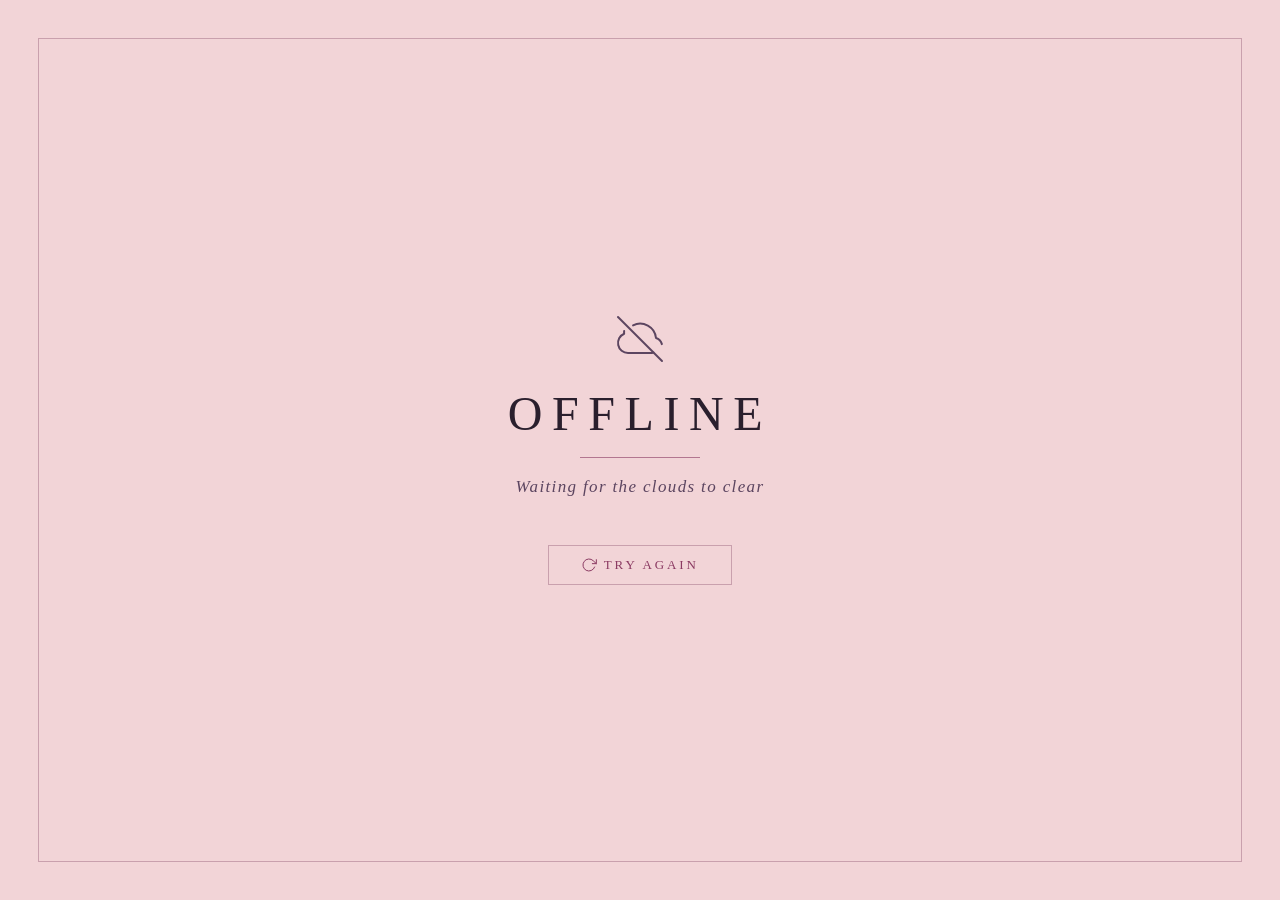
<file: offline.html>
<!DOCTYPE html>
<html lang="en">
<head>
  <meta charset="UTF-8" />
  <meta name="viewport" content="width=device-width, initial-scale=1.0, viewport-fit=cover" />

  <!-- ============================================================
       OFFLINE — No Connection
       Served by the service worker when the user is offline and
       the requested page is not in cache. Self-contained with
       inline styles so it works without network access.

       Design: Maintains the Cass la Ria aesthetic with the same
       typography, colors, and decorative frame. Weather effects
       are omitted since they require JS files that may not be cached.
       ============================================================ -->

  <title>Offline — Cass la Ria</title>
  <meta name="description" content="You are currently offline — Cass la Ria" />
  <meta name="robots" content="noindex, nofollow" />
  <meta name="theme-color" content="#f2d4d7" />

  <!-- Privacy & Security meta tags -->
  <meta name="referrer" content="strict-origin-when-cross-origin" />
  <meta http-equiv="X-Content-Type-Options" content="nosniff" />

  <!-- Mobile meta tags -->
  <meta name="MobileOptimized" content="width" />
  <meta name="HandheldFriendly" content="true" />
  <meta name="format-detection" content="telephone=no" />
  <meta name="apple-mobile-web-app-capable" content="yes" />
  <meta name="apple-mobile-web-app-status-bar-style" content="default" />

  <!-- Favicon (may be cached) -->
  <link rel="icon" type="image/x-icon" href="/assets/icons/favicon.ico" />

  <!-- Self-contained styles — no external CSS dependencies.
       This page must render correctly even when completely offline
       with an empty cache. All styles are inline. -->
  <style>
    /* ---- Reset ---- */
    *, *::before, *::after {
      margin: 0; padding: 0; box-sizing: border-box;
    }
    html {
      -webkit-text-size-adjust: 100%;
      -webkit-font-smoothing: antialiased;
      -moz-osx-font-smoothing: grayscale;
    }

    /* ---- Design tokens (Midday default) ---- */
    :root {
      --color-bg: #f2d4d7;
      --color-text: #2a1f2d;
      --color-text-muted: #5c4560;
      --color-accent: #8b3a62;
      --color-accent-soft: #a34d78;
      --color-border: #c9a0ad;
      --font-display: 'Cormorant Garamond', 'Georgia', serif;
      --ease-out: cubic-bezier(0.22, 1, 0.36, 1);
      --frame-inset: clamp(16px, 3vw, 40px);
    }

    body {
      min-height: 100vh;
      min-height: 100dvh;
      line-height: 1.5;
      font-family: var(--font-display);
      color: var(--color-text);
      background-color: var(--color-bg);
    }

    /* ---- Layout ---- */
    .hero {
      position: relative;
      display: flex;
      flex-direction: column;
      align-items: center;
      justify-content: center;
      gap: clamp(2rem, 5vh, 4rem);
      min-height: 100vh;
      min-height: 100dvh;
      padding: clamp(2rem, 6vw, 6rem);
      padding-top: max(clamp(2rem, 6vw, 6rem), env(safe-area-inset-top));
      padding-bottom: max(clamp(2rem, 6vw, 6rem), env(safe-area-inset-bottom));
      overflow: hidden;
    }

    /* ---- Decorative frame ---- */
    .frame {
      position: absolute;
      inset: var(--frame-inset);
      border: 1px solid var(--color-border);
      pointer-events: none;
      animation: fade-in 1.2s var(--ease-out) 0.3s both;
    }

    /* ---- Header ---- */
    .hero__header {
      position: relative;
      z-index: 1;
      display: flex;
      flex-direction: column;
      align-items: center;
      gap: 1rem;
      text-align: center;
      width: 100%;
      max-width: 720px;
    }

    /* ---- Offline icon ---- */
    .offline__icon {
      color: var(--color-text-muted);
      opacity: 0.5;
      animation: fade-up 0.8s var(--ease-out) 0.1s both;
    }

    /* ---- Error code heading ---- */
    .error__code {
      font-family: var(--font-display);
      font-weight: 300;
      letter-spacing: 0.2em;
      text-transform: uppercase;
      color: var(--color-text);
      font-size: clamp(1.5rem, 5vw + 0.5rem, 3rem);
      line-height: 1.15;
      animation: fade-up 1s var(--ease-out) 0.15s both;
    }

    /* ---- Decorative rule ---- */
    .hero__rule {
      width: clamp(60px, 12vw, 120px);
      height: 1px;
      background-color: var(--color-accent);
      opacity: 0.6;
      transform-origin: center;
      animation: rule-grow 0.8s var(--ease-out) 0.55s both;
    }

    /* ---- Subtitle ---- */
    .error__message {
      font-family: var(--font-display);
      font-weight: 300;
      font-style: italic;
      letter-spacing: 0.08em;
      color: var(--color-text-muted);
      font-size: clamp(0.8125rem, 1.5vw + 0.25rem, 1.0625rem);
      line-height: 1.5;
      text-align: center;
      max-width: 360px;
      animation: fade-up 0.8s var(--ease-out) 0.45s both;
    }

    /* ---- Retry button ---- */
    .error__home {
      animation: fade-up 0.7s var(--ease-out) 0.85s both;
    }

    .btn--contact {
      display: inline-flex;
      align-items: center;
      justify-content: center;
      gap: 0.5em;
      width: auto;
      height: auto;
      padding: 0.6rem 1.6rem;
      font-family: var(--font-display);
      font-weight: 500;
      letter-spacing: 0.22em;
      text-transform: uppercase;
      font-size: 0.75rem;
      white-space: nowrap;
      color: var(--color-accent);
      background: transparent;
      border: 1px solid var(--color-border);
      cursor: pointer;
      text-decoration: none;
      transition:
        color 0.45s var(--ease-out),
        border-color 0.45s var(--ease-out),
        background-color 0.45s var(--ease-out),
        transform 0.2s var(--ease-out);
    }

    .btn--contact:hover,
    .btn--contact:focus-visible {
      color: #f9eef0;
      background-color: var(--color-accent);
      border-color: var(--color-accent);
      outline: none;
      transform: translateY(-2px);
    }

    .btn--contact:focus-visible {
      box-shadow: 0 0 0 2px var(--color-bg), 0 0 0 4px var(--color-accent);
    }

    .btn--contact:active {
      background-color: var(--color-accent-soft);
      border-color: var(--color-accent-soft);
      transform: translateY(0);
    }

    .btn__icon--contact {
      width: 16px;
      height: 16px;
      flex-shrink: 0;
    }

    /* ---- Animations ---- */
    @keyframes fade-up {
      from { opacity: 0; transform: translateY(18px); }
      to   { opacity: 1; transform: translateY(0); }
    }
    @keyframes fade-in {
      from { opacity: 0; }
      to   { opacity: 1; }
    }
    @keyframes rule-grow {
      from { transform: scaleX(0); }
      to   { transform: scaleX(1); }
    }

    /* ---- Reduced motion ---- */
    @media (prefers-reduced-motion: reduce) {
      *, *::before, *::after {
        animation-duration: 0.01ms !important;
        animation-delay: 0.01ms !important;
        transition-duration: 0.01ms !important;
      }
    }

    /* ---- Responsive ---- */
    @media (min-width: 768px) {
      .btn--contact {
        padding: 0.7rem 2rem;
        font-size: 0.8125rem;
      }
    }
    @media (max-width: 374px) {
      .btn--contact {
        padding: 0.5rem 1.2rem;
        font-size: 0.6875rem;
      }
    }
    @media (max-height: 500px) and (orientation: landscape) {
      .hero {
        padding-block: 1rem;
        gap: 1rem;
      }
    }

    /* ---- Accessibility ---- */
    a, button {
      -webkit-tap-highlight-color: transparent;
      touch-action: manipulation;
    }
  </style>
</head>
<body>

  <main id="main-content" class="hero">
    <!-- Decorative border frame -->
    <div class="frame" aria-hidden="true"></div>

    <!-- Offline content -->
    <header class="hero__header">
      <!-- Cloud-off icon -->
      <div class="offline__icon" aria-hidden="true">
        <svg width="48" height="48" viewBox="0 0 24 24" fill="none" stroke="currentColor" stroke-width="1" stroke-linecap="round" stroke-linejoin="round" xmlns="http://www.w3.org/2000/svg">
          <line x1="1" y1="1" x2="23" y2="23" />
          <path d="M18.73 18.73A4.5 4.5 0 0 1 16.5 19H6a5 5 0 0 1-1.93-9.61A8 8 0 0 1 4.07 8" />
          <path d="M8.53 5.18A8 8 0 0 1 20 11.5a4.5 4.5 0 0 1 2.94 3.07" />
        </svg>
      </div>

      <h1 class="error__code">Offline</h1>
      <div class="hero__rule" aria-hidden="true"></div>
      <p class="error__message">Waiting for the clouds to clear</p>
    </header>

    <!-- Retry button -->
    <div class="error__home">
      <button
        class="btn--contact"
        id="retry-btn"
        aria-label="Try again"
      >
        <svg class="btn__icon--contact" width="16" height="16" viewBox="0 0 24 24" fill="none" stroke="currentColor" stroke-width="1.5" stroke-linecap="round" stroke-linejoin="round" aria-hidden="true" xmlns="http://www.w3.org/2000/svg">
          <polyline points="23 4 23 10 17 10" />
          <path d="M20.49 15a9 9 0 1 1-2.12-9.36L23 10" />
        </svg>
        <span>Try Again</span>
      </button>
    </div>
  </main>

  <!-- Site credit (hidden from visual display, visible to crawlers and view-source) -->
  <!-- Site designed and built by Cass Aleria -->

  <script>
  document.getElementById('retry-btn').addEventListener('click', function() {
    window.location.reload();
  });
  </script>
</body>
</html>
</file>
<file: css/fonts.css>
/* ============================================================
   SELF-HOSTED FONTS
   Cormorant Garamond loaded locally for maximum privacy.
   No external requests to Google — zero tracking.
   ============================================================ */

/* Light (300) */
@font-face {
  font-family: 'Cormorant Garamond';
  font-style: normal;
  font-weight: 300;
  font-display: swap;
  src: url('../assets/fonts/cormorant-garamond-v21-latin-300.woff2') format('woff2');
}

@font-face {
  font-family: 'Cormorant Garamond';
  font-style: italic;
  font-weight: 300;
  font-display: swap;
  src: url('../assets/fonts/cormorant-garamond-v21-latin-300italic.woff2') format('woff2');
}

/* Regular (400) */
@font-face {
  font-family: 'Cormorant Garamond';
  font-style: normal;
  font-weight: 400;
  font-display: swap;
  src: url('../assets/fonts/cormorant-garamond-v21-latin-regular.woff2') format('woff2');
}

@font-face {
  font-family: 'Cormorant Garamond';
  font-style: italic;
  font-weight: 400;
  font-display: swap;
  src: url('../assets/fonts/cormorant-garamond-v21-latin-italic.woff2') format('woff2');
}

/* Semi-Bold (600) */
@font-face {
  font-family: 'Cormorant Garamond';
  font-style: normal;
  font-weight: 600;
  font-display: swap;
  src: url('../assets/fonts/cormorant-garamond-v21-latin-600.woff2') format('woff2');
}

@font-face {
  font-family: 'Cormorant Garamond';
  font-style: italic;
  font-weight: 600;
  font-display: swap;
  src: url('../assets/fonts/cormorant-garamond-v21-latin-600italic.woff2') format('woff2');
}
</file>
<file: css/fonts-cjk.css>
/* ============================================================
   CJK FONTS — On-demand loading via Google Fonts
   Only the exact characters used on this site are loaded,
   keeping the total CJK font payload under 60KB (vs 27MB+
   for full CJK font sets).

   Font pairing rationale:
     - Shippori Mincho (JA): Old-style Mincho based on Tokyo
       Tsukiji Type Foundry. Literary, artistic feel that
       complements Cormorant Garamond's refined serifs.
       Source: fonts.google.com/specimen/Shippori+Mincho
     - Noto Serif KR (KO): Elegant Korean serif from the Noto
       family. The only comprehensive free Korean serif web font.
       Source: fonts.google.com/noto/specimen/Noto+Serif+KR
     - Noto Serif SC (ZH): Song/Ming style serif for Simplified
       Chinese — the CJK equivalent of a refined Latin serif.
       Source: fonts.google.com/noto/specimen/Noto+Serif+SC

   Typography research:
     - Typotheque (Peter Biľak, 2025): CJK characters fill the
       full em-square, appearing ~8-10% larger than Latin at the
       same font-size. We compensate with slight size reduction.
     - Line-height for CJK body text: 1.7 recommended (vs 1.4-1.6
       for Latin). For short UI labels, 1.3-1.4 is sufficient.
   ============================================================ */

/* ---- Language-specific font families ---- */

:lang(ja) {
  font-family: 'Shippori Mincho', 'Cormorant Garamond', 'Georgia', serif;
}

:lang(ko) {
  font-family: 'Noto Serif KR', 'Cormorant Garamond', 'Georgia', serif;
}

:lang(zh) {
  font-family: 'Noto Serif SC', 'Cormorant Garamond', 'Georgia', serif;
}

/* ---- CJK size compensation ----
   CJK glyphs fill the full em-square and appear larger than
   Latin text at the same font-size. We reduce by ~8% for
   visual harmony with Cormorant Garamond.
   Reference: Typotheque, "Typesetting principles of CJK text" */

:lang(ja) .hero__name,
:lang(ko) .hero__name,
:lang(zh) .hero__name {
  /* Name is always "Cass la Ria" (Latin), no adjustment needed */
}

/* UI elements that switch to CJK text */
:lang(ja) .btn--contact span,
:lang(ko) .btn--contact span,
:lang(zh) .btn--contact span {
  font-size: 0.92em;
  letter-spacing: 0.12em;
}

:lang(ja) .skip-link,
:lang(ko) .skip-link,
:lang(zh) .skip-link {
  font-size: 0.8125rem;
  letter-spacing: 0.06em;
}

/* Language switcher items — CJK labels need slight adjustment */
:lang(ja) .lang-switcher__option,
:lang(ko) .lang-switcher__option,
:lang(zh) .lang-switcher__option {
  letter-spacing: 0.02em;
}

/* ---- CJK-specific line-height for longer text ----
   Not currently needed since all CJK text is short UI labels,
   but included for future content expansion. */
:lang(ja) p,
:lang(ko) p,
:lang(zh) p {
  line-height: 1.7;
}
</file>
<file: css/variables.css>
/* ============================================================
   DESIGN TOKENS
   Edit these variables to update the entire site's look & feel.

   Time-based theming: The :root block defines the Midday default
   (used as fallback if time-theme.js hasn't loaded yet).
   All color transitions are handled by js/time-theme.js which
   continuously interpolates between 8 anchor palettes and writes
   the results as inline styles on <html>. The data-time-theme
   attribute is set by time-theme.js purely as a signal for the
   MutationObserver in rain.js (to trigger sprite color rebuilds).

   --color-weather is specifically for rain/cloud/mist/splash
   unicode characters — tuned for optimal contrast against each
   theme's background color.
   ============================================================ */

:root {
  /* ---- Colour Palette (Midday default / fallback) ----
     Inspired by Neo Yokio's signature pastel pinks, soft
     lavenders, and muted rose tones — Kaz Kaan's world of
     pink carnations and melancholic luxury.
     Dark fonts for strong contrast against the light pinks.  */
  --color-bg:          #f2d4d7;       /* soft blush pink              */
  --color-bg-subtle:   #e8c2c6;       /* slightly deeper rose         */
  --color-text:        #2a1f2d;       /* deep plum / near-black       */
  --color-text-muted:  #5c4560;       /* muted aubergine              */
  --color-accent:      #8b3a62;       /* dark magenta / berry         */
  --color-accent-soft: #a34d78;       /* lighter magenta for hover    */
  --color-border:      #c9a0ad;       /* dusty rose border            */
  --color-border-light:#d4b3be;       /* lighter rose for hover       */
  --color-weather:     #2a1f2d;       /* weather elements (= text)    */

  /* ---- Chapter II Character Colours ---- */
  --color-elder:       #6b4226;       /* older boy — warm umber        */
  --color-younger:     #7a6a8a;       /* younger boy — soft lavender    */
  --color-woman:       #a35d6f;       /* the woman — warm rose          */

  /* ---- Typography ---- */
  --font-display:  'Cormorant Garamond', 'Georgia', serif;
  --font-body:     'Cormorant Garamond', 'Georgia', serif;
  --font-story:    'Cormorant Garamond', 'Georgia', serif;

  /* ---- Spacing Scale (rem) ---- */
  --space-xs:  0.25rem;
  --space-sm:  0.5rem;
  --space-md:  1rem;
  --space-lg:  2rem;
  --space-xl:  4rem;
  --space-2xl: 6rem;

  /* ---- Transitions ---- */
  --ease-out:  cubic-bezier(0.22, 1, 0.36, 1);
  --duration:  0.45s;

  /* ---- Frame ---- */
  --frame-inset: clamp(16px, 3vw, 40px);
  --frame-width: 1px;
}
</file>
<file: css/layout.css>
/* ============================================================
   LAYOUT
   Page-level structure and responsive grid.
   Uses fluid sizing with multiple viewport-height fallbacks
   for maximum compatibility including in-app browsers (Instagram,
   TikTok, Facebook WebViews).

   Fallback chain: 100vh → 100dvh → calc(var(--vh, 1vh) * 100)
   The --vh custom property is set by js/main.js using
   window.innerHeight, which is accurate in all WebViews.
   ============================================================ */

/* ---- Hero (full-viewport centred layout) ---- */

.hero {
  position: relative;
  display: flex;
  flex-direction: column;
  align-items: center;
  justify-content: center;
  gap: clamp(var(--space-lg), 5vh, var(--space-xl));

  /* Triple fallback for viewport height:
     1. 100vh — works everywhere but may be wrong in WebViews
     2. 100dvh — correct in modern browsers, may fail in WebViews
     3. --vh from JS — always correct, set by main.js */
  min-height: 100vh;
  min-height: 100dvh;
  min-height: calc(var(--vh, 1vh) * 100);

  padding: clamp(var(--space-lg), 6vw, var(--space-2xl));
  /* Safe area insets for notched phones and in-app browser toolbars */
  padding-top: max(clamp(var(--space-lg), 6vw, var(--space-2xl)), env(safe-area-inset-top));
  padding-bottom: max(clamp(var(--space-lg), 6vw, var(--space-2xl)), env(safe-area-inset-bottom));

  overflow: hidden;
}

/* ---- Decorative border frame ---- */

.frame {
  position: absolute;
  inset: var(--frame-inset);
  border: var(--frame-width) solid var(--color-border);
  pointer-events: none;
  z-index: 0;
}

/* ---- Header area ---- */

.hero__header {
  position: relative;
  z-index: 1;
  display: flex;
  flex-direction: column;
  align-items: center;
  gap: var(--space-md);
  text-align: center;
  width: 100%;
  max-width: 720px;
}

/* ---- Navigation area (icon buttons — always row) ---- */

.hero__nav {
  position: relative;
  z-index: 1;
  display: flex;
  flex-direction: row;
  flex-wrap: nowrap;
  align-items: center;
  justify-content: center;
  gap: var(--space-md);
  width: 100%;
  max-width: 720px;
}

/* ---- Contact section ---- */

.hero__contact {
  position: relative;
  z-index: 1;
  display: flex;
  flex-direction: column;
  align-items: center;
  gap: 0;
  text-align: center;
}

/* ============================================================
   RESPONSIVE BREAKPOINTS
   ============================================================ */

/* ---- Desktop (768px+) ---- */
@media (min-width: 768px) {
  .hero__nav {
    gap: var(--space-lg);
  }
}

/* ---- Small phones (≤ 374px) ---- */
@media (max-width: 374px) {
  .hero__nav {
    gap: var(--space-sm);
  }
}

/* ---- Landscape phones ---- */
@media (max-height: 500px) and (orientation: landscape) {
  .hero {
    padding-block: var(--space-md);
    gap: var(--space-md);
  }
}
</file>
<file: css/components.css>
/* ============================================================
   COMPONENTS
   Reusable UI elements — name heading, rule, icon buttons,
   contact button, email address, skip link.
   ============================================================ */

/* ---- Skip-to-content link (WCAG keyboard navigation) ----
   Uses the sr-only / clip pattern instead of top:-100% because
   Instagram, TikTok, and Facebook WebViews sometimes render
   off-screen positioned elements visibly. The clip approach is
   the industry standard (Bootstrap, Tailwind, GOV.UK) and works
   in every browser engine including in-app WebViews.

   Reference: webaim.org/techniques/css/invisiblecontent
   Reference: a11yproject.com/posts/how-to-hide-content
   ------------------------------------------------------------ */

.skip-link {
  position: absolute;
  width: 1px;
  height: 1px;
  padding: 0;
  margin: -1px;
  overflow: hidden;
  clip: rect(0, 0, 0, 0);
  -webkit-clip-path: inset(50%);
  clip-path: inset(50%);
  white-space: nowrap;
  border: 0;

  /* Visual styling for when it becomes visible on focus */
  font-family: var(--font-display);
  font-size: 0.875rem;
  letter-spacing: 0.1em;
  color: var(--color-bg);
  background-color: var(--color-accent);
  text-decoration: none;
  z-index: 100;
}

.skip-link:focus {
  /* Undo sr-only on focus so keyboard users can see it */
  position: absolute;
  top: 0;
  left: 50%;
  transform: translateX(-50%);
  width: auto;
  height: auto;
  padding: 0.75rem 1.5rem;
  margin: 0;
  overflow: visible;
  clip: auto;
  -webkit-clip-path: none;
  clip-path: none;
  white-space: normal;
  border-radius: 0 0 4px 4px;
  outline: 2px solid var(--color-text);
  outline-offset: 2px;
}

/* ---- Name / Title ---- */

.hero__name {
  font-family: var(--font-display);
  font-weight: 300;
  letter-spacing: 0.28em;
  text-transform: uppercase;
  color: var(--color-text);

  /* Fluid type: 28px → 64px across viewports */
  font-size: clamp(1.75rem, 5vw + 0.5rem, 4rem);
  line-height: 1.15;

  /* Prevent long name from overflowing on small screens */
  word-break: break-word;
  hyphens: auto;
}

/* ---- Decorative horizontal rule ---- */

.hero__rule {
  width: clamp(60px, 12vw, 120px);
  height: 1px;
  background-color: var(--color-accent);
  opacity: 0.6;
}

/* ---- Icon Buttons (Social Links) ----
   Fixed square buttons with constrained icon sizing.
   Explicit max-width/max-height on icons prevents WebViews
   from rendering SVGs at their intrinsic viewBox size when
   CSS fails to load or apply correctly.
   -------------------------------------------------------- */

.btn {
  display: inline-flex;
  align-items: center;
  justify-content: center;

  color: var(--color-accent);
  background: transparent;
  border: 1px solid var(--color-border);

  /* Fixed pixel sizes — no clamp() to avoid WebView issues.
     48px is the recommended touch target (Google Material Design).
     Slightly larger on desktop via media query below. */
  width: 48px;
  height: 48px;
  min-height: 44px;
  min-width: 44px;
  padding: 0;

  cursor: pointer;
  text-decoration: none;

  /* GPU compositing for smooth rendering in WebViews */
  -webkit-transform: translateZ(0);
  transform: translateZ(0);

  transition:
    color var(--duration) var(--ease-out),
    border-color var(--duration) var(--ease-out),
    background-color var(--duration) var(--ease-out),
    transform 0.2s var(--ease-out);
}

.btn:hover,
.btn:focus-visible {
  color: var(--color-bg);
  background-color: var(--color-accent);
  border-color: var(--color-accent);
  outline: none;
  transform: translateY(-2px) translateZ(0);
  -webkit-transform: translateY(-2px) translateZ(0);
}

.btn:focus-visible {
  box-shadow: 0 0 0 2px var(--color-bg), 0 0 0 4px var(--color-accent);
}

.btn:active {
  background-color: var(--color-accent-soft);
  border-color: var(--color-accent-soft);
  transform: translateY(0) translateZ(0);
  -webkit-transform: translateY(0) translateZ(0);
}

/* ---- SVG Icon inside buttons ----
   Fixed pixel size with max constraints. The SVG elements also
   have explicit width/height attributes in the HTML as a fallback
   for WebViews that don't apply CSS to inline SVGs. */

.btn__icon {
  width: 22px;
  height: 22px;
  max-width: 22px;
  max-height: 22px;
  flex-shrink: 0;
}

/* ---- Contact Button ---- */

.hero__contact {
  position: relative;
  z-index: 1;
}

.btn--contact {
  display: inline-flex;
  align-items: center;
  justify-content: center;
  gap: 0.5em;

  width: auto;
  height: auto;
  padding: 0.6rem 1.6rem;

  font-family: var(--font-display);
  font-weight: 500;
  letter-spacing: 0.22em;
  text-transform: uppercase;
  font-size: 0.75rem;
  white-space: nowrap;
}

.btn__icon--contact {
  width: 16px;
  height: 16px;
  max-width: 16px;
  max-height: 16px;
}

/* ---- Visible email address (fallback for mailto: failures) ----
   Smaller, muted, centered directly under the contact button. */

.hero__email {
  display: block;
  font-family: var(--font-display);
  font-size: 0.625rem;
  letter-spacing: 0.08em;
  color: var(--color-text-muted);
  opacity: 0.5;
  text-align: center;
  -webkit-user-select: all;
  user-select: all;
  cursor: text;
  margin-top: 0.35rem;
}

/* ---- Responsive adjustments ---- */

/* Desktop: slightly larger icon buttons */
@media (min-width: 768px) {
  .btn--icon {
    width: 52px;
    height: 52px;
  }

  .btn--contact {
    padding: 0.7rem 2rem;
    font-size: 0.8125rem;
  }

  .hero__email {
    font-size: 0.6875rem;
  }
}

/* Small phones: tighter but still accessible */
@media (max-width: 374px) {
  .btn--icon {
    width: 44px;
    height: 44px;
  }

  .btn__icon {
    width: 20px;
    height: 20px;
    max-width: 20px;
    max-height: 20px;
  }

  .btn--contact {
    padding: 0.5rem 1.2rem;
    font-size: 0.6875rem;
  }
}

/* ============================================================
   i18n KILL-SWITCH
   When html.i18n-disabled is set, hide ALL translation-related
   UI across every page: globe button, language list, tooltip,
   translation prompt banner, editable text indicators, and
   pencil icons.

   To re-enable: remove the "i18n-disabled" class from <html>
   in each HTML file.
   ============================================================ */

html.i18n-disabled .lang-switcher,
html.i18n-disabled .lang-tooltip,
html.i18n-disabled .story__note,
html.i18n-disabled [data-editable]::after,
html.i18n-disabled .editable-desktop-hint,
html.i18n-disabled .editable-sr-only {
  display: none !important;
  visibility: hidden !important;
  opacity: 0 !important;
  pointer-events: none !important;
}

/* Suppress editable hover borders and cursor when disabled */
html.i18n-disabled [data-editable] {
  border-bottom: none !important;
  cursor: default !important;
}

html.i18n-disabled [data-editable]:hover {
  border-bottom-color: transparent !important;
}

/* ============================================================
   LANGUAGE SWITCHER
   Globe icon in the bottom-right corner of the decorative frame.
   Click to reveal a vertically stacked list of languages above
   the globe in their native scripts.

   UX research sources:
     - Smashing Magazine: smashingmagazine.com/2022/05/designing-better-language-selector
     - NNGroup: nngroup.com/articles/language-switching-ecommerce
     - CodyHouse: codyhouse.co/blog/post/accessible-language-picker

   Key decisions:
     - Globe icon, not flags (flags = countries, not languages)
     - Native script labels ("日本語" not "Japanese")
     - Bottom-right placement (utility zone, doesn't compete with content)
     - Click-only reveal (no hover) — prevents accidental activation
   ============================================================ */

.lang-switcher {
  position: fixed;
  bottom: calc(var(--frame-inset) + 12px);
  right: calc(var(--frame-inset) + 12px);
  z-index: 50;
  font-family: var(--font-display);
}

/* ---- Globe trigger button ---- */

.lang-switcher__trigger {
  display: flex;
  align-items: center;
  justify-content: center;
  width: 44px;
  height: 44px;
  padding: 0;
  margin: 0;

  background: color-mix(in srgb, var(--color-bg) 60%, transparent);
  -webkit-backdrop-filter: blur(6px);
  backdrop-filter: blur(6px);
  border: 1px solid var(--color-border);
  border-radius: 50%;
  color: var(--color-text-muted);
  cursor: pointer;

  transition:
    color var(--duration) var(--ease-out),
    border-color var(--duration) var(--ease-out),
    background-color var(--duration) var(--ease-out),
    transform 0.2s var(--ease-out);
}

.lang-switcher__trigger:hover,
.lang-switcher__trigger:focus-visible {
  color: var(--color-accent);
  border-color: var(--color-accent);
  background-color: color-mix(in srgb, var(--color-accent) 8%, transparent);
  transform: scale(1.08);
}

.lang-switcher__trigger:focus-visible {
  outline: none;
  box-shadow: 0 0 0 2px var(--color-bg), 0 0 0 4px var(--color-accent);
}

.lang-switcher__trigger svg {
  width: 16px;
  height: 16px;
  flex-shrink: 0;
}

/* ---- Language list (dropdown — opens above globe) ---- */

.lang-switcher__list {
  position: absolute;
  bottom: calc(100% + 10px);
  right: 0;
  min-width: 140px;

  list-style: none;
  margin: 0;
  padding: 6px 0;

  background-color: color-mix(in srgb, var(--color-bg) 92%, transparent);
  -webkit-backdrop-filter: blur(12px);
  backdrop-filter: blur(12px);
  border: 1px solid var(--color-border);
  border-radius: 6px;
  box-shadow: 0 4px 24px color-mix(in srgb, var(--color-text) 10%, transparent);

  /* Hidden by default — click-only, no hover */
  opacity: 0;
  visibility: hidden;
  pointer-events: none;
  transform: translateY(8px);
  transition:
    opacity 0.25s var(--ease-out),
    visibility 0.25s var(--ease-out),
    transform 0.25s var(--ease-out);
}

/* Show ONLY when aria-expanded is true (JS click toggle) */
.lang-switcher__trigger[aria-expanded="true"] + .lang-switcher__list {
  opacity: 1;
  visibility: visible;
  pointer-events: auto;
  transform: translateY(0);
}

/* ---- Individual language option ---- */

.lang-switcher__option {
  display: block;
  width: 100%;
  padding: 5px 16px;

  font-family: var(--font-display);
  font-size: 0.8125rem;
  font-weight: 400;
  letter-spacing: 0.04em;
  color: var(--color-text-muted);
  text-align: left;
  text-decoration: none;
  white-space: nowrap;

  background: transparent;
  border: none;
  cursor: pointer;

  transition:
    color 0.2s var(--ease-out),
    background-color 0.2s var(--ease-out);
}

.lang-switcher__option:hover,
.lang-switcher__option:focus-visible {
  color: var(--color-accent);
  background-color: color-mix(in srgb, var(--color-accent) 6%, transparent);
}

.lang-switcher__option:focus-visible {
  outline: none;
  box-shadow: inset 0 0 0 2px var(--color-accent);
}

/* Active language indicator */
.lang-switcher__option[aria-current="true"] {
  color: var(--color-accent);
  font-weight: 600;
}

/* ---- Responsive ---- */

/* Desktop: slightly larger trigger */
@media (min-width: 768px) {
  .lang-switcher__trigger {
    width: 36px;
    height: 36px;
  }

  .lang-switcher__trigger svg {
    width: 17px;
    height: 17px;
  }

  .lang-switcher__option {
    font-size: 0.875rem;
    padding: 6px 18px;
  }
}

/* Small phones — still meet 44px WCAG minimum touch target */
@media (max-width: 374px) {
  .lang-switcher {
    bottom: calc(var(--frame-inset) + 6px);
    right: calc(var(--frame-inset) + 6px);
  }

  .lang-switcher__trigger {
    width: 44px;
    height: 44px;
  }

  .lang-switcher__trigger svg {
    width: 16px;
    height: 16px;
  }

  .lang-switcher__option {
    font-size: 0.75rem;
    padding: 5px 12px;
  }
}

/* ============================================================
   LANGUAGE TOOLTIP
   A small speech-bubble hint that appears above the globe on
   the first visit to the homepage. Floats in sync with the
   door's chat bubble (~3s cycle, 2.1 rad/s).
   Disappears after 2.5 seconds, never reappears once dismissed.
   Theme-aware: uses CSS custom properties for all colors.
   ============================================================ */

.lang-tooltip {
  position: fixed;
  /* Positioned above the globe: globe is at bottom + frame-inset + 12px,
     globe height is 34px, so tooltip sits above that */
  bottom: calc(var(--frame-inset) + 12px + 34px + 12px);
  right: calc(var(--frame-inset) + 12px);
  z-index: 49;

  /* Hidden by default — JS adds .lang-tooltip--visible */
  opacity: 0;
  visibility: hidden;
  pointer-events: none;
  transform: translateY(4px);

  transition:
    opacity 0.6s var(--ease-out),
    visibility 0.6s var(--ease-out),
    transform 0.6s var(--ease-out);
}

.lang-tooltip--visible {
  opacity: 1;
  visibility: visible;
  transform: translateY(0);
  /* 2.993s ≈ 2π / 2.1 rad/s — synced with rain.js bubbleFloatPhase,
     amplitude 2.5px ≈ max(2, doorH * 0.02) */
  animation: lang-tooltip-float 2.993s ease-in-out infinite;
}

.lang-tooltip--fade-out {
  opacity: 0;
  visibility: hidden;
  transform: translateY(-4px);
}

/* Float cycle synced with door knock bubble:
   rain.js uses 2.1 rad/s → period = 2π/2.1 ≈ 2.993s,
   amplitude = max(2, doorH * 0.02) ≈ 2–3px,
   waveform = sin(phase). CSS ease-in-out approximates sine. */
@keyframes lang-tooltip-float {
  0%, 100% { transform: translateY(0); }
  50% { transform: translateY(-2.5px); }
}

.lang-tooltip__text {
  display: block;
  position: relative;
  font-family: var(--font-display);
  font-size: 0.6875rem;
  font-style: italic;
  font-weight: 400;
  letter-spacing: 0.04em;
  color: var(--color-text-muted);
  white-space: nowrap;

  background: color-mix(in srgb, var(--color-bg) 80%, transparent);
  -webkit-backdrop-filter: blur(6px);
  backdrop-filter: blur(6px);
  border: 1px solid var(--color-border);
  border-radius: 4px;
  padding: 5px 12px;

  transition:
    color 2s ease,
    background-color 2s ease,
    border-color 2s ease;
}

/* Small tail pointing down toward the globe */
.lang-tooltip__text::after {
  content: '';
  position: absolute;
  bottom: -5px;
  right: 12px;
  width: 8px;
  height: 8px;
  background: color-mix(in srgb, var(--color-bg) 80%, transparent);
  border-right: 1px solid var(--color-border);
  border-bottom: 1px solid var(--color-border);
  transform: rotate(45deg);
  transition:
    background-color 2s ease,
    border-color 2s ease;
}

/* ---- Responsive ---- */

@media (min-width: 768px) {
  .lang-tooltip {
    bottom: calc(var(--frame-inset) + 12px + 36px + 12px);
  }

  .lang-tooltip__text {
    font-size: 0.75rem;
    padding: 6px 14px;
  }
}

@media (max-width: 374px) {
  .lang-tooltip {
    bottom: calc(var(--frame-inset) + 6px + 30px + 10px);
    right: calc(var(--frame-inset) + 6px);
  }

  .lang-tooltip__text {
    font-size: 0.625rem;
    padding: 4px 10px;
  }
}

/* ============================================================
   CUSTOM SCROLLBAR — Desktop Only
   Theme-aware scrollbar that follows the time-based color
   system. Uses CSS custom properties so time-theme.js color
   transitions propagate automatically.

   Desktop only (min-width: 769px) — mobile devices keep their
   native scrollbar for optimal touch UX and platform consistency.

   Two-layer approach for maximum browser coverage:
     1. Standard: scrollbar-color + scrollbar-width (Firefox 64+,
        Chrome 121+, Safari 18.2+)
     2. WebKit:   ::-webkit-scrollbar pseudo-elements (Chrome,
        Edge, Safari, Opera — supports transitions)

   References:
     - MDN: developer.mozilla.org/en-US/docs/Web/CSS/scrollbar-color
     - Chrome: developer.chrome.com/docs/css-ui/scrollbar-styling
     - W3C: drafts.csswg.org/css-scrollbars-1
   ============================================================ */

@media (min-width: 769px) {

  /* ---- Standard CSS Scrollbars (Firefox, Chrome 121+) ----
     scrollbar-color: <thumb> <track>
     Note: does not support transitions — snaps to new color.
     The var() values are updated by time-theme.js inline styles
     on <html>, so the scrollbar follows the theme automatically. */
  html {
    scrollbar-width: thin;
    scrollbar-color: var(--color-border) var(--color-bg-subtle);
  }

  /* ---- WebKit Scrollbar (Chrome, Edge, Safari, Opera) ----
     These pseudo-elements DO support CSS transitions, so the
     scrollbar color will animate smoothly with the theme.
     When both standard and webkit rules are present, browsers
     that support both will use the standard properties, while
     older WebKit browsers fall back to the pseudo-elements. */

  ::-webkit-scrollbar {
    width: 10px;
    height: 10px;
  }

  ::-webkit-scrollbar-track {
    background: var(--color-bg-subtle);
    transition: background-color 2s ease;
  }

  ::-webkit-scrollbar-thumb {
    background: var(--color-border);
    border: 2px solid var(--color-bg-subtle);
    border-radius: 8px;
    transition: background-color 2s ease, border-color 2s ease;
  }

  ::-webkit-scrollbar-thumb:hover {
    background: var(--color-accent-soft);
  }

  /* Corner piece where horizontal and vertical scrollbars meet */
  ::-webkit-scrollbar-corner {
    background: var(--color-bg-subtle);
    transition: background-color 2s ease;
  }
}
</file>
<file: css/animations.css>
/* ============================================================
   ANIMATIONS
   Subtle entrance transitions — respects prefers-reduced-motion.
   ============================================================ */

/* ---- Keyframes ---- */

@keyframes fade-up {
  from {
    opacity: 0;
    transform: translateY(18px);
  }
  to {
    opacity: 1;
    transform: translateY(0);
  }
}

@keyframes fade-in {
  from { opacity: 0; }
  to   { opacity: 1; }
}

@keyframes rule-grow {
  from { transform: scaleX(0); }
  to   { transform: scaleX(1); }
}

/* ---- Apply entrance animations ---- */

.hero__name {
  animation: fade-up 1s var(--ease-out) 0.15s both;
}

.hero__rule {
  transform-origin: center;
  animation: rule-grow 0.8s var(--ease-out) 0.55s both;
}

.hero__nav .btn:nth-child(1) {
  animation: fade-up 0.7s var(--ease-out) 0.75s both;
}

.hero__nav .btn:nth-child(2) {
  animation: fade-up 0.7s var(--ease-out) 0.9s both;
}

.hero__nav .btn:nth-child(3) {
  animation: fade-up 0.7s var(--ease-out) 1.05s both;
}

.hero__contact {
  animation: fade-up 0.7s var(--ease-out) 1.2s both;
}

.frame {
  animation: fade-in 1.2s var(--ease-out) 0.3s both;
}

/* ---- Respect user motion preferences ---- */

@media (prefers-reduced-motion: reduce) {
  *,
  *::before,
  *::after {
    animation-duration: 0.01ms !important;
    animation-delay: 0.01ms !important;
    transition-duration: 0.01ms !important;
  }
}
</file>
<file: css/rain.css>
/* ============================================================
   rain.css — Styles for the weather canvas overlay,
   weather cursor, and weather system.
   ============================================================ */

/* ---- Canvas overlay ---- */

.rain-canvas {
  position: fixed;
  top: 0;
  left: 0;
  width: 100%;
  height: 100%;
  z-index: 1;
  pointer-events: none;
  image-rendering: auto;
  -webkit-font-smoothing: antialiased;
  -moz-osx-font-smoothing: grayscale;
}

/* ---- Gradient overlay for rain depth ---- */

.rain-gradient {
  position: fixed;
  bottom: 0;
  left: 0;
  width: 100%;
  height: 40%;
  z-index: 1;
  pointer-events: none;
  background: linear-gradient(to top, var(--color-bg), transparent);
  opacity: 0.3;
}

/* ---- Weather cursor (desktop only) ---- */

.weather-cursor {
  position: fixed;
  z-index: 10;
  pointer-events: none;
  user-select: none;
  -webkit-user-select: none;

  /* Centered on cursor position */
  -webkit-transform: translate(-50%, -50%);
  transform: translate(-50%, -50%);

  /* GPU-accelerated movement */
  will-change: transform;

  /* The weather character */
  font-size: 48px;
  line-height: 1;
  color: var(--color-text);
  opacity: 0;
  transition: opacity 0.3s ease;
}

.weather-cursor.visible {
  opacity: 0.7;
}

/* Hide on touch devices */
@media (hover: none) and (pointer: coarse) {
  .weather-cursor {
    display: none;
  }
}

/* ---- Touch ripple indicator (mobile only) ---- */

.touch-ripple {
  position: fixed;
  z-index: 10;
  pointer-events: none;
  width: 80px;
  height: 80px;
  border-radius: 50%;
  border: 1px solid var(--color-border);
  opacity: 0;
  -webkit-transform: translate(-50%, -50%) scale(0.5);
  transform: translate(-50%, -50%) scale(0.5);
  transition: opacity 0.2s ease, transform 0.2s ease;
}

.touch-ripple.active {
  opacity: 0.3;
  -webkit-transform: translate(-50%, -50%) scale(1);
  transform: translate(-50%, -50%) scale(1);
}

/* ---- Ensure content stays above animation ---- */

.hero {
  position: relative;
  z-index: 2;
}

.frame {
  z-index: 1;
}

/* ---- Desktop: hide native cursor over the page ---- */

@media (hover: hover) and (pointer: fine) {
  body.rain-active {
    cursor: none;
  }

  /* Restore default pointer on clickable elements.
     The JS also hides the custom cursor element on hover,
     but this CSS ensures the native pointer is always visible
     as a fallback even if JS detection misses an element. */
  body.rain-active a,
  body.rain-active button,
  body.rain-active input,
  body.rain-active select,
  body.rain-active textarea,
  body.rain-active label,
  body.rain-active [role="button"],
  body.rain-active [tabindex],
  body.rain-active .btn,
  body.rain-active .clickable {
    cursor: pointer;
  }
}
</file>
<file: css/editable.css>
/* ============================================================
   INLINE EDITING — Crowdsource Translation Feedback
   Styles for the data-editable inline text editing system.
   
   Activated by adding data-editable="key" to any element.
   Pairs with js/editable.js.
   
   Design: Subtle visual cues that match the site's elegant
   aesthetic — no harsh borders or intrusive UI. Uses the
   existing design tokens from variables.css.
   
   DESKTOP (v2 — audit fixes):
     - Tooltip wraps with max-width instead of nowrap
     - Desktop hint bar shows "Enter to save · Esc to cancel"
     - Reset button visible at reduced opacity, full on hover
     - Screen reader announcements via .editable-sr-only
   
   MOBILE: Touch-friendly UI with floating pencil button,
   fixed save/cancel bar, larger touch targets (48px min),
   and iOS zoom prevention (font-size >= 16px in edit mode).
   
   References:
     - Apple HIG: 44pt minimum touch target
     - Material Design: 48dp minimum touch target
     - iOS auto-zoom prevention: font-size >= 16px on inputs
   ============================================================ */

/* ---- Screen reader only ---- */
.editable-sr-only {
  position: absolute;
  width: 1px;
  height: 1px;
  padding: 0;
  margin: -1px;
  overflow: hidden;
  clip: rect(0, 0, 0, 0);
  white-space: nowrap;
  border: 0;
}

/* ---- Idle state: subtle dashed underline on hover ---- */
[data-editable] {
  cursor: text;
  position: relative;
  transition: border-color var(--duration, 0.45s) var(--ease-out, ease);
  border-bottom: 1px dashed transparent;
}

[data-editable]:hover {
  border-bottom-color: var(--color-border, #c9a0ad);
}

/* ---- Tooltip hint (desktop only) ---- */
[data-editable]::after {
  content: attr(data-edit-hint);
  position: absolute;
  bottom: calc(100% + 6px);
  left: 50%;
  transform: translateX(-50%) translateY(4px);
  font-family: var(--font-body, 'Cormorant Garamond', Georgia, serif);
  font-size: 0.78rem;
  font-style: italic;
  letter-spacing: 0.03em;
  color: var(--color-text-muted, #5c4560);
  background: var(--color-bg, #f2d4d7);
  padding: 4px 14px;
  border: 1px solid var(--color-border, #c9a0ad);
  border-radius: 3px;
  /* Allow wrapping for long tooltip text */
  white-space: normal;
  max-width: 280px;
  text-align: center;
  opacity: 0;
  pointer-events: none;
  transition: opacity 0.3s ease, transform 0.3s ease;
  z-index: 100;
}

[data-editable]:hover::after {
  opacity: 1;
  transform: translateX(-50%) translateY(0);
}

/* Hide tooltip on touch devices */
@media (hover: none) {
  [data-editable]::after {
    display: none;
  }
  
  /* On touch devices, show a subtle bottom border as affordance
     — but only in non-English languages. In English mode the
     editable elements should look like plain text (no border).
     The html[lang="en"] override in cicero.css uses !important,
     but specificity conflicts can cause "sticky hover" on some
     touch browsers. This selector explicitly excludes English. */
  html:not([lang="en"]) [data-editable] {
    border-bottom: 1px dashed var(--color-border, #c9a0ad);
    cursor: default;
  }
  
  /* English on touch: ensure border is fully removed */
  html[lang="en"] [data-editable] {
    border-bottom: none !important;
    cursor: default;
  }
}

/* ---- Active editing state ---- */
[data-editable].is-editing {
  outline: none;
  border-bottom: 1px solid var(--color-accent, #8b3a62);
  background: color-mix(in srgb, var(--color-bg-subtle, #e8c2c6) 40%, transparent);
  border-radius: 2px;
  padding: 2px 4px;
  margin: -2px -4px;
}

[data-editable].is-editing::after {
  content: none;
}

/* Mobile editing: enforce 16px minimum to prevent iOS auto-zoom */
[data-editable].is-editing-mobile {
  font-size: max(1em, 16px);
  padding: 8px 8px;
  margin: -8px -8px;
  line-height: 1.5;
  margin-bottom: 80px;
}

/* ---- Desktop save/cancel hint bar ---- */
.editable-desktop-hint {
  font-family: var(--font-body, 'Cormorant Garamond', Georgia, serif);
  font-size: 0.72rem;
  font-style: italic;
  letter-spacing: 0.06em;
  color: var(--color-text-muted, #5c4560);
  opacity: 0;
  padding: 4px 0 0 4px;
  transition: opacity 0.3s ease;
  pointer-events: none;
  user-select: none;
}

.editable-desktop-hint.is-visible {
  opacity: 0.7;
}

/* ---- User-modified indicator ---- */
[data-editable].is-modified {
  border-bottom: 1px dotted var(--color-accent-soft, #a34d78);
}

[data-editable].is-modified::before {
  content: '';
  position: absolute;
  top: -2px;
  right: -6px;
  width: 5px;
  height: 5px;
  border-radius: 50%;
  background: var(--color-accent, #8b3a62);
  opacity: 0.6;
}

/* ---- Reset button ---- */
.editable-reset {
  position: absolute;
  top: -8px;
  right: -20px;
  width: 16px;
  height: 16px;
  border: none;
  background: var(--color-bg-subtle, #e8c2c6);
  border: 1px solid var(--color-border, #c9a0ad);
  border-radius: 50%;
  color: var(--color-text-muted, #5c4560);
  font-size: 10px;
  line-height: 1;
  cursor: pointer;
  /* Always visible at reduced opacity on desktop */
  opacity: 0.4;
  transition: opacity 0.2s ease, background 0.2s ease, color 0.2s ease;
  display: flex;
  align-items: center;
  justify-content: center;
  z-index: 101;
  padding: 0;
}

/* Full opacity on hover */
[data-editable].is-modified:hover .editable-reset,
.editable-reset:hover,
.editable-reset:focus-visible {
  opacity: 1;
}

.editable-reset:hover {
  background: var(--color-accent, #8b3a62);
  color: var(--color-bg, #f2d4d7);
}

/* Mobile: always show reset button, larger touch target */
@media (hover: none) {
  .editable-reset {
    opacity: 1;
    width: 28px;
    height: 28px;
    font-size: 14px;
    top: -12px;
    right: -12px;
    -webkit-tap-highlight-color: transparent;
  }
  
  .editable-reset::before {
    content: '';
    position: absolute;
    top: -10px;
    right: -10px;
    bottom: -10px;
    left: -10px;
  }
}

/* ---- Floating pencil/edit button (mobile only) ---- */
.editable-pencil-btn {
  display: flex;
  align-items: center;
  justify-content: center;
  width: 48px;
  height: 48px;
  border-radius: 50%;
  border: 1px solid var(--color-border, #c9a0ad);
  background: var(--color-bg, #f2d4d7);
  color: var(--color-accent, #8b3a62);
  box-shadow: 0 2px 16px rgba(0, 0, 0, 0.12), 0 1px 4px rgba(0, 0, 0, 0.06);
  cursor: pointer;
  -webkit-tap-highlight-color: transparent;
  animation: editable-pencil-in 0.25s var(--ease-out, ease) both;
  z-index: 10001;
}

.editable-pencil-btn:active {
  transform: scale(0.92);
  background: var(--color-bg-subtle, #e8c2c6);
}

.editable-pencil-btn svg {
  width: 20px;
  height: 20px;
}

@keyframes editable-pencil-in {
  from {
    opacity: 0;
    transform: scale(0.6);
  }
  to {
    opacity: 1;
    transform: scale(1);
  }
}

/* ---- Mobile save/cancel bar ---- */
.editable-mobile-bar {
  position: fixed;
  bottom: 0;
  left: 0;
  right: 0;
  display: flex;
  gap: 12px;
  padding: 12px 16px;
  padding-bottom: max(12px, env(safe-area-inset-bottom, 12px));
  background: var(--color-bg, #f2d4d7);
  border-top: 1px solid var(--color-border, #c9a0ad);
  box-shadow: 0 -2px 16px rgba(0, 0, 0, 0.08);
  z-index: 10000;
  transform: translateY(100%);
  transition: transform 0.3s var(--ease-out, ease);
}

.editable-mobile-bar.is-visible {
  transform: translateY(0);
}

.editable-mobile-btn {
  flex: 1;
  min-height: 48px;
  border: 1px solid var(--color-border, #c9a0ad);
  border-radius: 4px;
  font-family: var(--font-body, 'Cormorant Garamond', Georgia, serif);
  font-size: 1rem;
  letter-spacing: 0.06em;
  cursor: pointer;
  -webkit-tap-highlight-color: transparent;
  transition: background 0.2s ease, color 0.2s ease;
}

.editable-mobile-cancel {
  background: transparent;
  color: var(--color-text-muted, #5c4560);
}

.editable-mobile-cancel:active {
  background: var(--color-bg-subtle, #e8c2c6);
}

.editable-mobile-save {
  background: var(--color-accent, #8b3a62);
  color: var(--color-bg, #f2d4d7);
  border-color: var(--color-accent, #8b3a62);
  font-weight: 600;
}

.editable-mobile-save:active {
  background: var(--color-accent-soft, #a34d78);
}

/* ---- Toast notification ---- */
.editable-toast {
  position: fixed;
  bottom: 24px;
  left: 50%;
  transform: translateX(-50%) translateY(20px);
  font-family: var(--font-body, 'Cormorant Garamond', Georgia, serif);
  font-size: 0.85rem;
  letter-spacing: 0.06em;
  color: var(--color-text, #2a1f2d);
  background: var(--color-bg, #f2d4d7);
  border: 1px solid var(--color-border, #c9a0ad);
  padding: 8px 20px;
  border-radius: 4px;
  opacity: 0;
  pointer-events: none;
  transition: opacity 0.4s ease, transform 0.4s var(--ease-out, ease);
  z-index: 9999;
  box-shadow: 0 2px 12px rgba(0, 0, 0, 0.08);
}

.editable-toast.is-visible {
  opacity: 1;
  transform: translateX(-50%) translateY(0);
}

/* Mobile: position toast above the save/cancel bar and virtual keyboard */
.editable-toast.is-mobile {
  bottom: auto;
  top: 24px;
  transform: translateX(-50%) translateY(-20px);
}

.editable-toast.is-mobile.is-visible {
  transform: translateX(-50%) translateY(0);
}

/* ---- Responsive adjustments ---- */
@media (max-width: 600px) {
  /* Tooltip would overflow on small screens — ensure hidden */
  [data-editable]::after {
    display: none;
  }
  
  /* Slightly larger modified indicator on mobile */
  [data-editable].is-modified::before {
    width: 6px;
    height: 6px;
    top: -3px;
    right: -3px;
  }
  
  /* More padding in editing mode for fat-finger friendliness */
  [data-editable].is-editing {
    padding: 6px 8px;
    margin: -6px -8px;
  }
}
</file>
<file: css/cicero.css>
/* ============================================================
   CICERO.CSS — Story Page Layout
   Centered, full-width reading experience with generous
   whitespace and lazy-load fade-in animations.
   Made by CAPRI la Ria
   ============================================================ */

*,
*::before,
*::after {
  box-sizing: border-box;
}

body {
  margin: 0;
  min-height: 100vh;
  background: var(--color-bg, #f2d4d7);
  color: var(--color-text, #2a1f2d);
  font-family: 'Cormorant Infant', 'Cormorant Garamond', 'Georgia', serif;
  overflow-x: hidden;
  -webkit-font-smoothing: antialiased;
  -moz-osx-font-smoothing: grayscale;
  transition: background-color 2s ease, color 2s ease;
}

/* Frame removed from story page for cleaner reading experience */

/* ---- Navbar ---- */
.navbar {
  position: fixed;
  top: 0;
  left: 0;
  right: 0;
  z-index: 60;
  display: flex;
  align-items: center;
  justify-content: space-between;
  height: 48px;
  padding: 0 clamp(16px, 4vw, 32px);
  background: color-mix(in srgb, var(--color-bg) 85%, transparent);
  -webkit-backdrop-filter: blur(10px);
  backdrop-filter: blur(10px);
  border-bottom: 1px solid color-mix(in srgb, var(--color-border) 40%, transparent);
  transition: background 2s ease, border-color 2s ease;
}

.navbar__left,
.navbar__right {
  display: flex;
  align-items: center;
  gap: 4px;
  flex: 1;
}

.navbar__left {
  justify-content: flex-start;
}

.navbar__right {
  justify-content: flex-end;
}

.navbar__center {
  flex: 0 0 auto;
  text-align: center;
}

.navbar__brand {
  font-family: var(--font-display, 'Cormorant Garamond', Georgia, serif);
  font-weight: 300;
  font-size: clamp(0.7rem, 1.8vw, 0.85rem);
  letter-spacing: 0.28em;
  text-transform: uppercase;
  color: var(--color-text, #2a1f2d);
  text-decoration: none;
  white-space: nowrap;
  transition: color 2s ease;
}

.navbar__brand:hover {
  color: var(--color-accent, #8b3a62);
}

/* Navbar icon links — smaller than hero icons for thin bar */
.navbar__icon {
  display: inline-flex;
  align-items: center;
  justify-content: center;
  width: 32px;
  height: 32px;
  min-width: 32px;
  min-height: 32px;
  color: var(--color-text-muted, #5c4560);
  background: transparent;
  border: none;
  border-radius: 50%;
  cursor: pointer;
  text-decoration: none;
  transition:
    color 2s ease,
    background 2s ease,
    transform 0.2s ease;
  -webkit-tap-highlight-color: transparent;
}

.navbar__icon:hover,
.navbar__icon:focus-visible {
  color: var(--color-accent, #8b3a62);
  background: color-mix(in srgb, var(--color-accent) 8%, transparent);
  transform: scale(1.1);
}

.navbar__icon:focus-visible {
  outline: none;
  box-shadow: 0 0 0 2px var(--color-bg), 0 0 0 3px var(--color-accent);
}

.navbar__icon svg {
  width: 16px;
  height: 16px;
  flex-shrink: 0;
}

/* Mobile: WCAG-compliant touch targets (44×44px minimum)
   Ref: WCAG 2.5.5 Target Size (Enhanced), Apple HIG 44pt */
@media (max-width: 600px) {
  .navbar {
    height: 48px;
    padding: 0 12px;
  }

  .navbar__icon {
    width: 44px;
    height: 44px;
    min-width: 44px;
    min-height: 44px;
  }

  .navbar__icon svg {
    width: 16px;
    height: 16px;
  }

  .navbar__brand {
    font-size: 0.65rem;
    letter-spacing: 0.22em;
    /* Ensure brand link has adequate touch height */
    padding: 12px 4px;
    min-height: 44px;
    display: inline-flex;
    align-items: center;
  }

  .navbar__right {
    gap: 0;
  }
}

/* Very small phones — still meet 44px minimum */
@media (max-width: 374px) {
  .navbar__icon {
    width: 44px;
    height: 44px;
    min-width: 44px;
    min-height: 44px;
  }

  .navbar__icon svg {
    width: 14px;
    height: 14px;
  }

  .navbar__brand {
    font-size: 0.58rem;
    letter-spacing: 0.18em;
    padding: 12px 2px;
    min-height: 44px;
    display: inline-flex;
    align-items: center;
  }
}

/* ---- English mode: suppress all editable hover/highlight ----
   When lang="en", editable elements should look like plain text.
   No cursor change, no dashed underline, no tooltip. */
html[lang="en"] [data-editable] {
  cursor: default;
  border-bottom-color: transparent !important;
}

html[lang="en"] [data-editable]:hover {
  border-bottom-color: transparent !important;
}

html[lang="en"] [data-editable]::after {
  display: none !important;
}

/* Also suppress on touch devices in English */
@media (hover: none) {
  html[lang="en"] [data-editable] {
    border-bottom: none !important;
  }
}

/* ---- Story container ---- */
.story {
  position: relative;
  z-index: 1;
  max-width: 720px;
  margin: 0 auto;
  padding: clamp(80px, 12vh, 160px) clamp(24px, 6vw, 80px) clamp(60px, 10vh, 120px);
  text-align: center;
}

/* ---- Translation note at top ---- */
.story__note {
  font-family: 'Cormorant Garamond', 'Georgia', serif;
  font-size: clamp(0.72rem, 1.4vw, 0.82rem);
  font-style: italic;
  letter-spacing: 0.06em;
  line-height: 1.7;
  color: var(--color-text-muted, #5c4560);
  border: 1px solid var(--color-border, #c9a0ad);
  padding: 1.2em 1.6em;
  margin-bottom: clamp(3rem, 6vh, 5rem);
  opacity: 0.85;
  text-align: center;
  transition: color 2s ease, border-color 2s ease;
}

.story__note-icon {
  display: block;
  font-size: 1.1em;
  margin-bottom: 0.5em;
  opacity: 0.6;
}

/* ---- Title ---- */
.story__title {
  font-family: 'Cormorant Garamond', 'Georgia', serif;
  font-size: clamp(2rem, 6vw, 3.8rem);
  font-weight: 300;
  letter-spacing: 0.15em;
  line-height: 1.2;
  color: var(--color-text, #2a1f2d);
  margin: 0 0 0.3em;
  text-transform: none;
  transition: color 2s ease;
}

/* ---- Chapter heading ---- */
.story__chapter {
  font-family: 'Cormorant Garamond', 'Georgia', serif;
  font-size: clamp(0.85rem, 2vw, 1.1rem);
  font-weight: 400;
  letter-spacing: 0.25em;
  text-transform: uppercase;
  color: var(--color-text-muted, #5c4560);
  margin: 0 0 clamp(2.5rem, 5vh, 4rem);
  transition: color 2s ease;
}

.story__rule {
  width: 60px;
  height: 1px;
  background: var(--color-accent, #8b3a62);
  margin: 1.5rem auto clamp(2.5rem, 5vh, 4rem);
  opacity: 0.6;
  transition: background-color 2s ease;
}

/* ---- Narration paragraphs ---- */
.story__para {
  font-family: 'Cormorant Infant', 'Cormorant Garamond', 'Georgia', serif;
  font-size: clamp(1.15rem, 2.8vw, 1.45rem);
  font-weight: 400;
  line-height: 1.85;
  letter-spacing: 0.02em;
  color: var(--color-text, #2a1f2d);
  margin: 0 0 1.6em;
  text-align: center;
  transition: color 2s ease;
}

/* ---- Dialogue styling ----
   Dialogue is intentionally not in quotation marks.
   Two speakers are visually distinguished:
     --man  = the young man (soft, muted, lighter weight)
     --lake = the Lake (bold, vivid accent, commanding)
   Base .story__dialogue provides shared layout. */
.story__dialogue {
  font-family: 'Cormorant Infant', 'Cormorant Garamond', 'Georgia', serif;
  font-size: clamp(1.15rem, 2.8vw, 1.45rem);
  font-style: italic;
  line-height: 1.85;
  letter-spacing: 0.02em;
  margin: 0 0 1.6em;
  text-align: center;
  transition: color 2s ease;
}

/* Young man — hesitant, quiet, internal thoughts.
   Lighter weight, muted color, slightly reduced opacity
   to convey his soft-spoken, uncertain nature. */
.story__dialogue--man {
  font-weight: 300;
  color: var(--color-text-muted, #5c4560);
}

/* The Lake — ancient, playful, boisterous, powerful.
   Bolder weight, vivid accent color, full presence
   to convey its commanding, warm personality. */
.story__dialogue--lake {
  font-weight: 600;
  color: var(--color-accent, #8b3a62);
}

/* ---- Mystical voice (The Lake's inner speech) ----
   Spaced-out letters, larger, with a slow pulse animation */
.story__mystical {
  font-family: 'Cormorant Infant', 'Cormorant Garamond', 'Georgia', serif;
  font-size: clamp(1.1rem, 2.6vw, 1.6rem);
  font-weight: 300;
  font-style: italic;
  letter-spacing: 0.25em;
  white-space: nowrap;
  line-height: 1.6;
  color: var(--color-accent, #8b3a62);
  margin: 0.8em 0 1.2em;
  text-align: center;
  animation: mysticalPulse 4s ease-in-out infinite;
  transition: color 2s ease;
}

@keyframes mysticalPulse {
  0%, 100% { opacity: 0.7; }
  50% { opacity: 1; }
}

/* ---- Skip count lines (One skip, Two skips...) ---- */
.story__skip {
  font-family: 'Cormorant Infant', 'Cormorant Garamond', 'Georgia', serif;
  font-size: clamp(1rem, 2.4vw, 1.25rem);
  font-weight: 300;
  font-style: italic;
  letter-spacing: 0.12em;
  line-height: 1.6;
  color: var(--color-text-muted, #5c4560);
  margin: 0 0 0.6em;
  text-align: center;
  transition: color 2s ease;
}

/* ---- Section break (visual page break) ---- */
.story__break {
  width: 40px;
  height: 1px;
  background: var(--color-border, #c9a0ad);
  margin: clamp(2rem, 4vh, 3.5rem) auto;
  opacity: 0.5;
  transition: background-color 2s ease;
}

/* ---- Return door ---- */
.story__door {
  display: block;
  width: clamp(100px, 25vw, 180px);
  margin: clamp(2rem, 4vh, 3.5rem) auto 0;
  text-decoration: none;
  cursor: pointer;
  transition: transform 0.3s ease-out, opacity 0.3s ease-out;
}

.story__door canvas {
  display: block;
  width: 100%;
  height: auto;
}

.story__door:hover {
  transform: scale(1.05);
}

.story__door:active {
  transform: scale(0.97);
  opacity: 0.85;
}

/* ============================================================
   SCROLL-TO-TOP BUTTON
   Circular button above the language globe. Hidden by default,
   fades in after the user scrolls past 2× the viewport height.
   Matches the globe trigger's exact dimensions and visual style.
   ============================================================ */

.scroll-top {
  position: fixed;
  bottom: calc(var(--frame-inset, 14px) + 12px + 44px + 10px);
  right: calc(var(--frame-inset, 14px) + 12px);
  z-index: 50;

  display: flex;
  align-items: center;
  justify-content: center;
  width: 44px;
  height: 44px;
  padding: 0;
  margin: 0;

  background: color-mix(in srgb, var(--color-bg) 60%, transparent);
  -webkit-backdrop-filter: blur(6px);
  backdrop-filter: blur(6px);
  border: 1px solid var(--color-border);
  border-radius: 50%;
  color: var(--color-text-muted);
  cursor: pointer;

  /* Hidden by default */
  opacity: 0;
  visibility: hidden;
  pointer-events: none;
  transform: translateY(8px);

  transition:
    opacity 0.35s var(--ease-out, ease-out),
    visibility 0.35s var(--ease-out, ease-out),
    transform 0.35s var(--ease-out, ease-out),
    color var(--duration, 0.3s) var(--ease-out, ease-out),
    border-color var(--duration, 0.3s) var(--ease-out, ease-out),
    background-color var(--duration, 0.3s) var(--ease-out, ease-out);
}

.scroll-top.is-visible {
  opacity: 1;
  visibility: visible;
  pointer-events: auto;
  transform: translateY(0);
}

.scroll-top:hover,
.scroll-top:focus-visible {
  color: var(--color-accent);
  border-color: var(--color-accent);
  background-color: color-mix(in srgb, var(--color-accent) 8%, transparent);
  transform: scale(1.08);
}

.scroll-top:focus-visible {
  outline: none;
  box-shadow: 0 0 0 2px var(--color-bg), 0 0 0 4px var(--color-accent);
}

.scroll-top svg {
  width: 16px;
  height: 16px;
  flex-shrink: 0;
}

/* Desktop: match globe sizing */
@media (min-width: 768px) {
  .scroll-top {
    width: 44px;
    height: 44px;
    bottom: calc(var(--frame-inset, 14px) + 12px + 44px + 10px);
  }

  .scroll-top svg {
    width: 17px;
    height: 17px;
  }
}

/* Small phones: match globe sizing — 44px WCAG minimum */
@media (max-width: 374px) {
  .scroll-top {
    width: 44px;
    height: 44px;
    bottom: calc(var(--frame-inset, 14px) + 6px + 44px + 8px);
    right: calc(var(--frame-inset, 14px) + 6px);
  }

  .scroll-top svg {
    width: 16px;
    height: 16px;
  }
}

/* ============================================================
   LAZY-LOAD FADE-IN
   Elements start invisible and slide up when they enter
   the viewport via IntersectionObserver.
   ============================================================ */

.fade-in {
  opacity: 0;
  transform: translateY(20px);
  transition: opacity 0.8s ease-out, transform 0.8s ease-out;
}

.fade-in.is-visible {
  opacity: 1;
  transform: translateY(0);
}

/* Stagger delay for consecutive elements */
.fade-in.is-visible:nth-child(even) {
  transition-delay: 0.05s;
}

/* ============================================================
   RESPONSIVE
   ============================================================ */

@media (max-width: 600px) {
  .story {
    padding: clamp(60px, 10vh, 100px) clamp(20px, 5vw, 40px) clamp(40px, 8vh, 80px);
  }

  .story__para,
  .story__dialogue {
    font-size: clamp(1.05rem, 4.2vw, 1.3rem);
    line-height: 1.75;
  }

  .story__mystical {
    font-size: clamp(0.85rem, 3.6vw, 1.3rem);
    letter-spacing: 0.18em;
  }

  .story__skip {
    font-size: clamp(0.95rem, 3.8vw, 1.15rem);
  }

  .story__note {
    padding: 1em 1.2em;
    font-size: clamp(0.68rem, 2.8vw, 0.78rem);
  }
}

/* Large screens: wider reading column */
@media (min-width: 1200px) {
  .story {
    max-width: 800px;
  }
}

/* ============================================================
   CHAPTER II — New Character Dialogue Styles
   Three new speakers join the story, each with a distinct
   visual voice that contrasts with the existing two.
   ============================================================ */

/* The older boy — brash, confident, natural leader.
   Slightly bolder than narration, warm earth tone,
   italic for consistency with all character dialogue. */
.story__dialogue--elder {
  font-weight: 500;
  font-style: italic;
  color: var(--color-elder, #6b4226);
}

/* The younger boy — timid, scrawny, follows his brother.
   Lighter weight, smaller size, softer presence.
   Italic like the man but even more subdued. */
.story__dialogue--younger {
  font-weight: 300;
  font-style: italic;
  font-size: clamp(1.05rem, 2.6vw, 1.35rem);
  color: var(--color-younger, #7a6a8a);
}

/* The woman/wife/mother — warm, determined, maternal.
   Medium weight, distinct warm rose tone,
   italic to match the story's feminine grace. */
.story__dialogue--woman {
  font-weight: 400;
  font-style: italic;
  color: var(--color-woman, #a35d6f);
}

/* ---- Chapter II responsive adjustments ---- */
@media (max-width: 600px) {
  .story__dialogue--younger {
    font-size: clamp(0.95rem, 3.8vw, 1.2rem);
  }
}

/* ============================================================
   CHAPTER III — Young Cicero du Lac (adult) & THE END
   Characters: Young Cicero du Lac, the Lake (reuses --lake).

   Cicero is the child born at the end of Chapter II — the
   boy the Lake delivered from the mother's womb, the one
   whose birth was an "unforeseen complication" (a boy, not
   the daughter the mother expected). He is the Lake's
   chosen, born of its waters, carrying gray eyes as his
   birthright. In Chapter III he returns to the Lake as a
   young man — grounded, self-assured, speaking with natural
   AAVE cadence, carrying the weight of a difficult childhood
   but having found his own voice and released his hatred.

   His color is a deep slate teal — the color of lake water
   under an overcast sky, the gray of the eyes the Lake gave
   his grandfather. It is entirely his own: not the muted
   purple of the hesitant young man (Ch I), not the earth
   tone of the brash older brother (Ch II), not the rose of
   the mother. He is water-born, and his color says so.
   ============================================================ */

/* Young Cicero du Lac — water-born, grounded, self-assured.
   Medium-bold weight, italic for consistency with all
   character dialogue. Slightly larger than base dialogue
   to give his voice its earned presence. */
.story__dialogue--cicero {
  font-weight: 500;
  font-style: italic;
  font-size: clamp(1.18rem, 2.9vw, 1.48rem);
  color: var(--color-cicero, #406068);
}

/* Cicero narration-mixed lines: dialogue that flows into
   narration within the same paragraph. Uses Cicero's color
   but italic to signal the narrator's voice blending in. */
.story__dialogue--cicero-narration {
  font-weight: 400;
  font-style: italic;
  color: var(--color-cicero, #406068);
}

/* ---- Text message styling ----
   The story's emotional climax: Cicero texts his mother.
   These messages bridge the fairy-tale world and the modern
   world — the ancient Lake has receded, and what remains is
   a young man and his phone, reaching out to the woman who
   raised him. The styling should feel intimate, modern, and
   tender — a quiet exhale after the mythic naming ceremony.

   Cicero's message: slate teal (his color), left-aligned
   bubble with a soft glow, like a phone screen in twilight.
   Mother's reply: warm rose (her color from Ch II), right-
   aligned, completing the visual call-and-response. */

/* Shared text message base */
.story__text-msg {
  font-family: 'Cormorant Infant', 'Cormorant Garamond', 'Georgia', serif;
  font-size: clamp(1.05rem, 2.5vw, 1.3rem);
  font-weight: 400;
  font-style: italic;
  letter-spacing: 0.03em;
  line-height: 1.7;
  color: var(--color-cicero, #406068);
  margin: 0;
  padding: 0.8em 1.4em;
  max-width: 80%;
  border-radius: 1.2em 1.2em 1.2em 0.2em;
  background: color-mix(in srgb, var(--color-cicero, #406068) 6%, transparent);
  border: 1px solid color-mix(in srgb, var(--color-cicero, #406068) 15%, transparent);
  box-shadow: 0 2px 12px color-mix(in srgb, var(--color-cicero, #406068) 8%, transparent);
  display: inline-block;
  position: relative;
  transition: color 2s ease, background 2s ease, border-color 2s ease, box-shadow 2s ease;
}

/* Mother's reply — warm rose, mirrored alignment */
.story__text-msg--reply {
  color: var(--color-woman, #a35d6f);
  background: color-mix(in srgb, var(--color-woman, #a35d6f) 6%, transparent);
  border-color: color-mix(in srgb, var(--color-woman, #a35d6f) 15%, transparent);
  box-shadow: 0 2px 12px color-mix(in srgb, var(--color-woman, #a35d6f) 8%, transparent);
  border-radius: 1.2em 1.2em 0.2em 1.2em;
  font-weight: 500;
}

/* Wrapper — positions the bubbles with breathing room.
   Cicero's message aligns left, mother's aligns right,
   creating a visual conversation flow. */
.story__text-msg-wrap {
  display: flex;
  justify-content: flex-start;
  padding: 0 clamp(1rem, 5vw, 4rem);
  margin: 0 0 1.2em;
}

.story__text-msg-wrap:has(.story__text-msg--reply) {
  justify-content: flex-end;
}

/* Fallback for browsers without :has() support */
.story__text-msg-wrap--reply {
  justify-content: flex-end;
}

/* ---- THE END ----
   The visual weight of finality. Large, spaced, commanding.
   Uses the accent color with a slow, dignified fade-in.
   Larger than mystical text, with generous vertical spacing
   to give it room to breathe as the story's final word. */
.story__end {
  font-family: 'Cormorant Garamond', 'Georgia', serif;
  font-size: clamp(1.4rem, 3.5vw, 2.2rem);
  font-weight: 600;
  letter-spacing: 0.35em;
  line-height: 1.4;
  color: var(--color-accent, #8b3a62);
  margin: clamp(3rem, 6vh, 5rem) 0 clamp(2rem, 4vh, 3rem);
  text-align: center;
  opacity: 0;
  animation: endFadeIn 4s ease-in-out forwards;
  transition: color 2s ease;
}

@keyframes endFadeIn {
  0% { opacity: 0; transform: translateY(8px); }
  60% { opacity: 1; transform: translateY(0); }
  100% { opacity: 1; transform: translateY(0); }
}

/* Subtle decorative rule above THE END */
.story__end::before {
  content: '';
  display: block;
  width: 80px;
  height: 1px;
  background: var(--color-accent, #8b3a62);
  margin: 0 auto clamp(1.5rem, 3vh, 2.5rem);
  opacity: 0.5;
}

/* ---- Chapter III responsive adjustments ---- */
@media (max-width: 600px) {
  .story__dialogue--cicero {
    font-size: clamp(1.08rem, 4vw, 1.35rem);
  }
  .story__text-msg {
    font-size: clamp(0.95rem, 3.8vw, 1.15rem);
    padding: 0.6em 1em;
    max-width: 90%;
  }
  .story__text-msg-wrap {
    padding: 0 clamp(0.5rem, 3vw, 1.5rem);
  }
  .story__end {
    font-size: clamp(1.2rem, 5vw, 1.8rem);
  }
}
</file>
